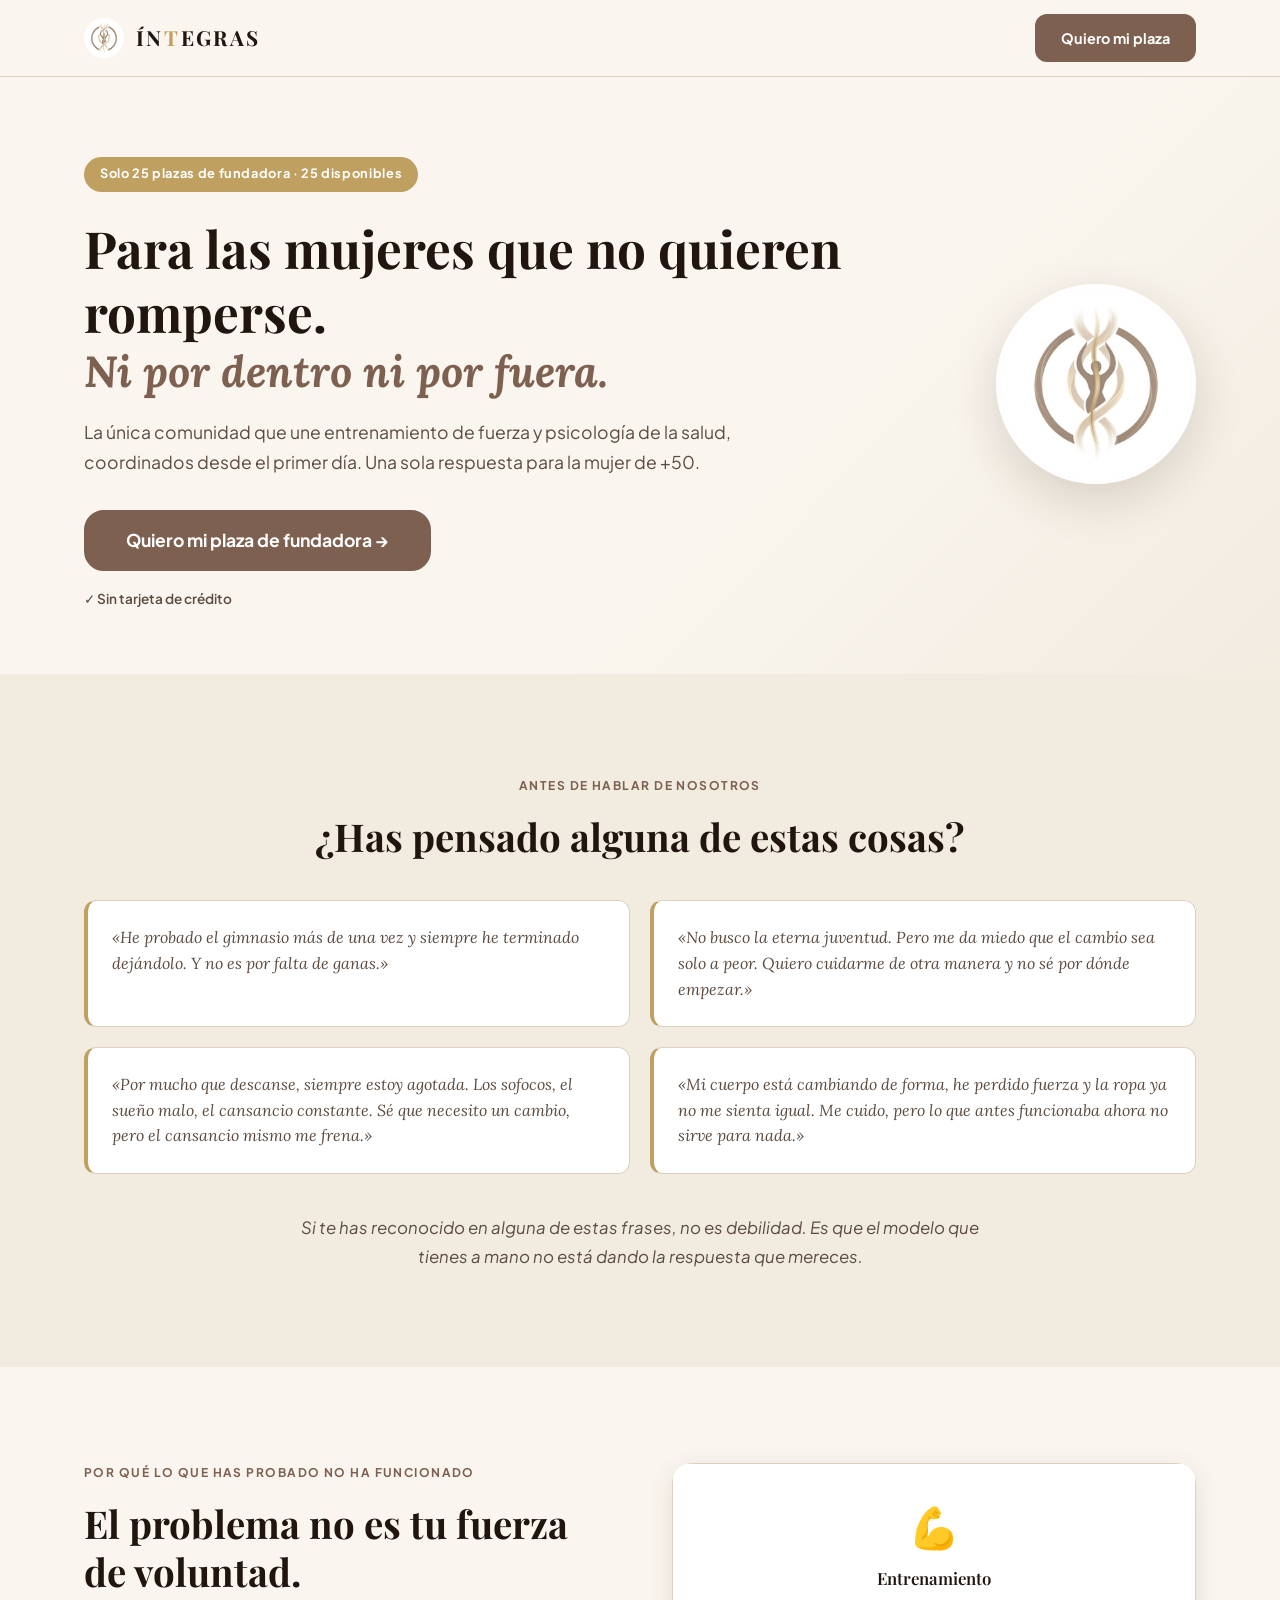
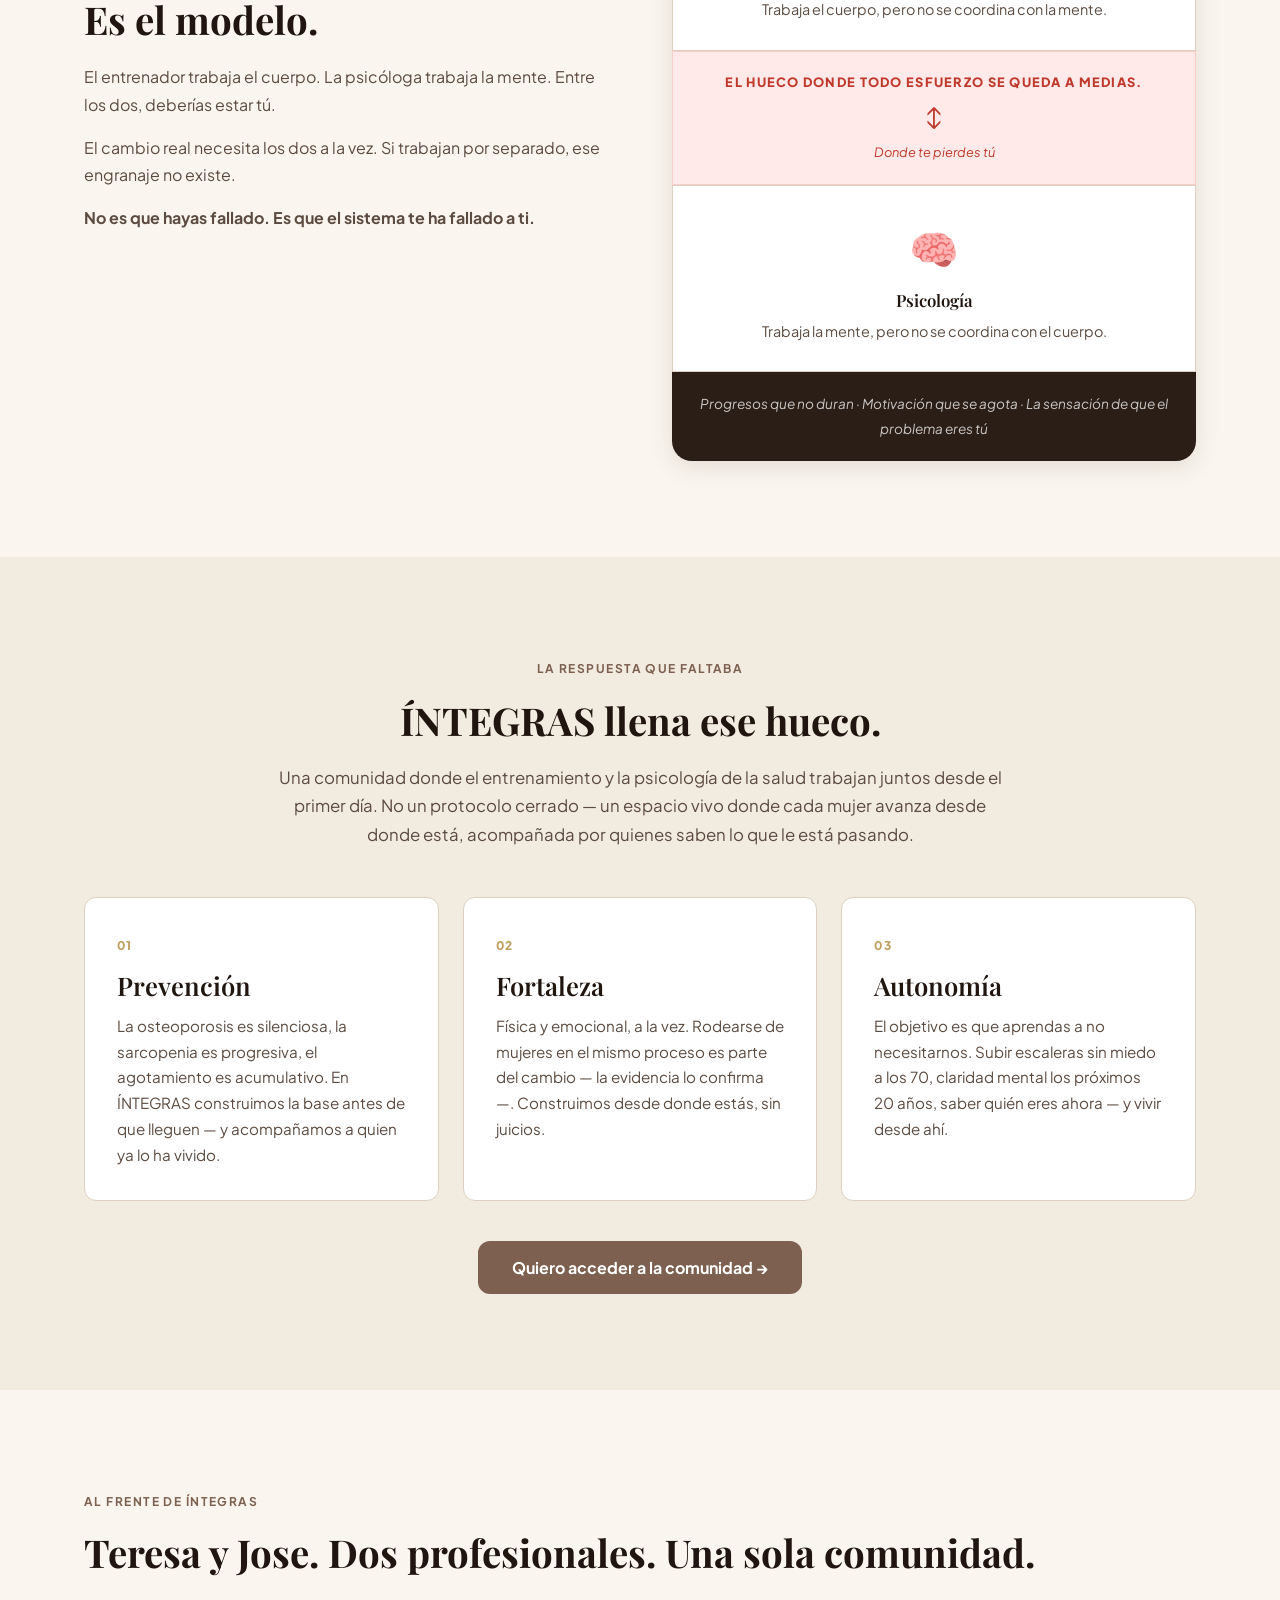
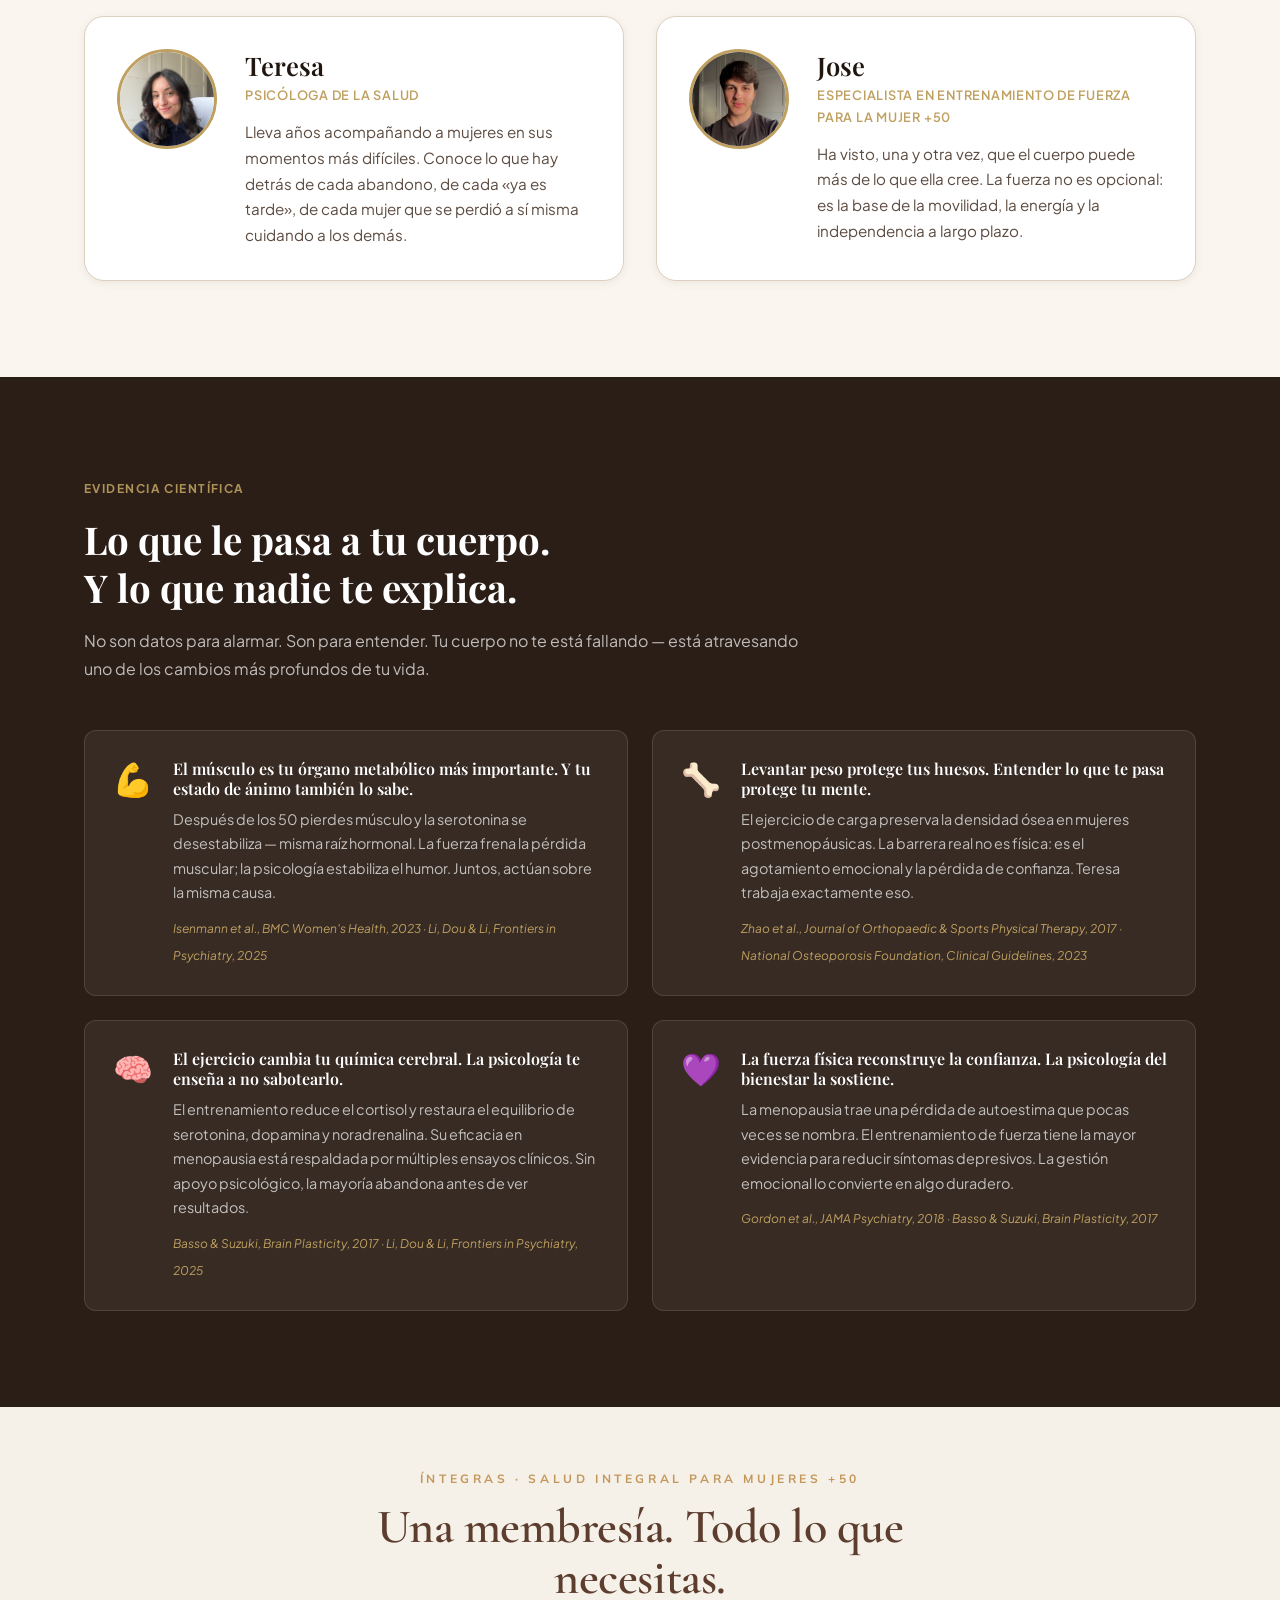
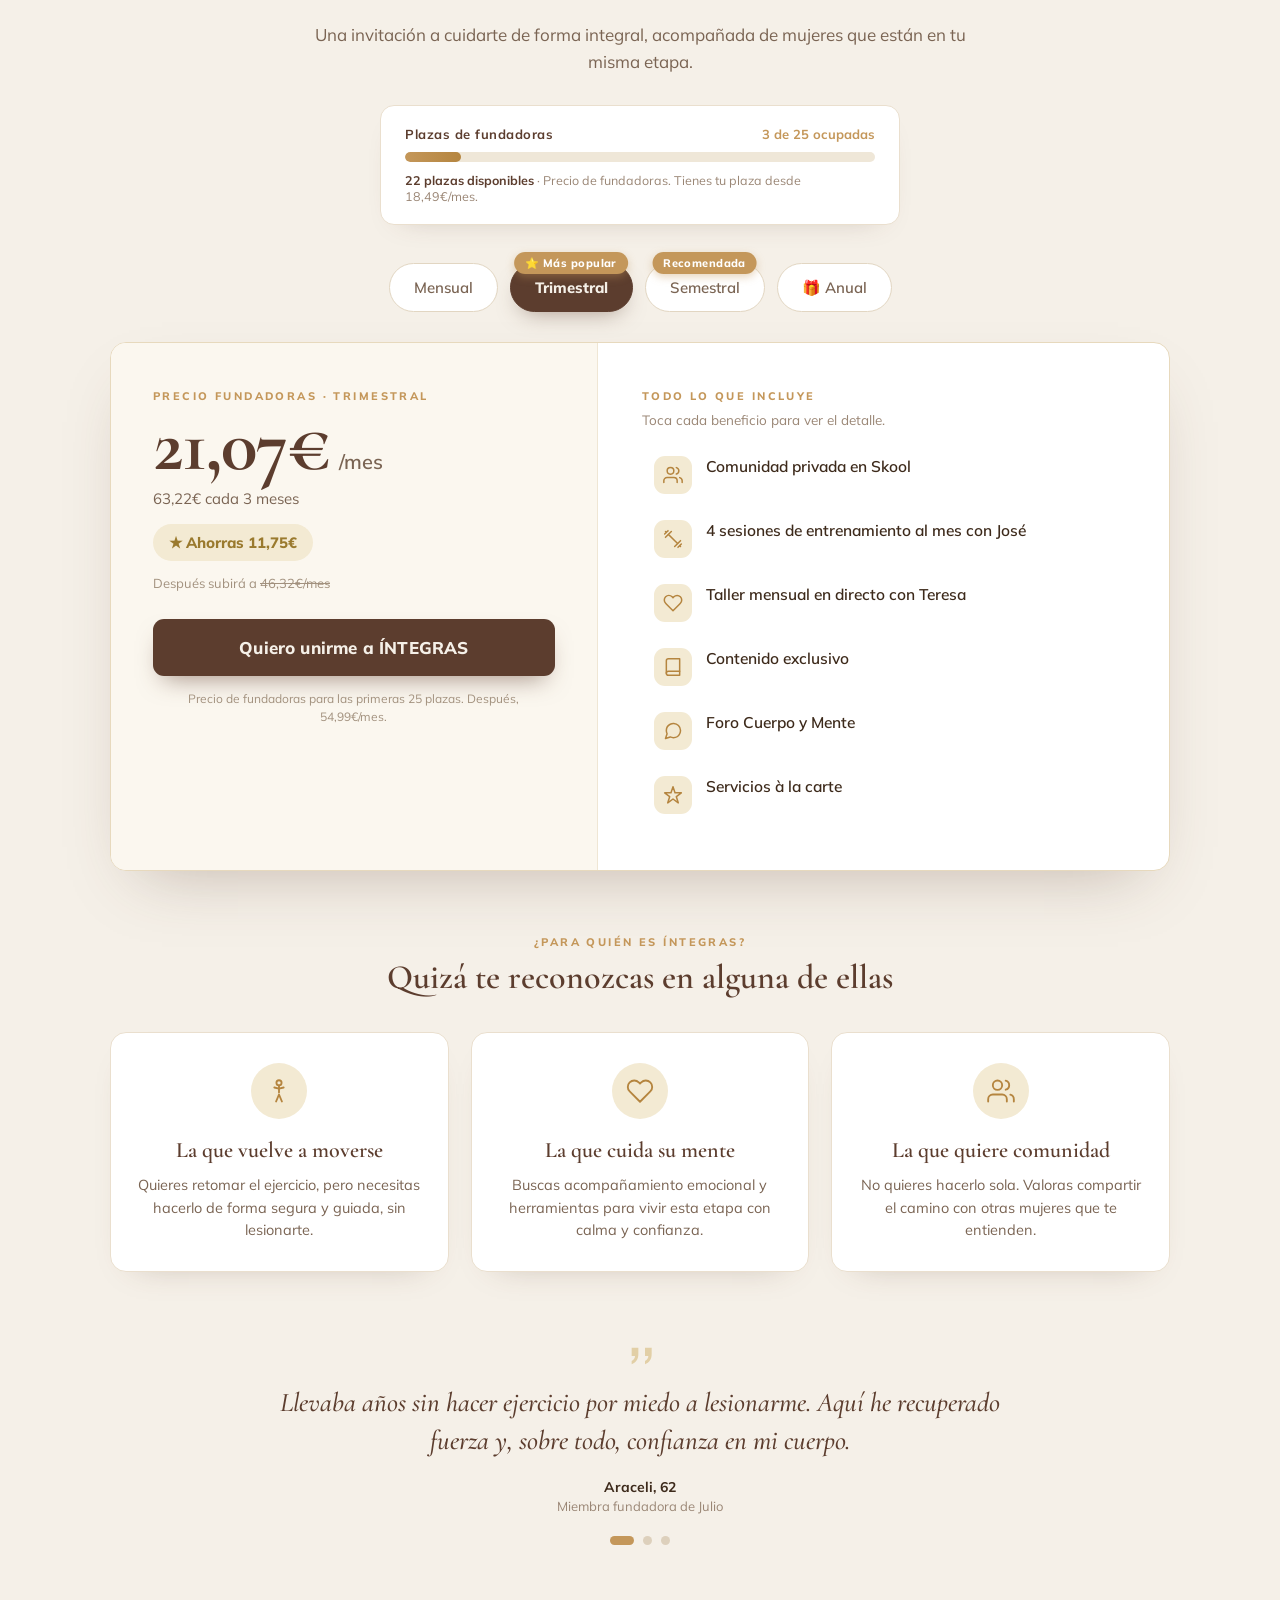
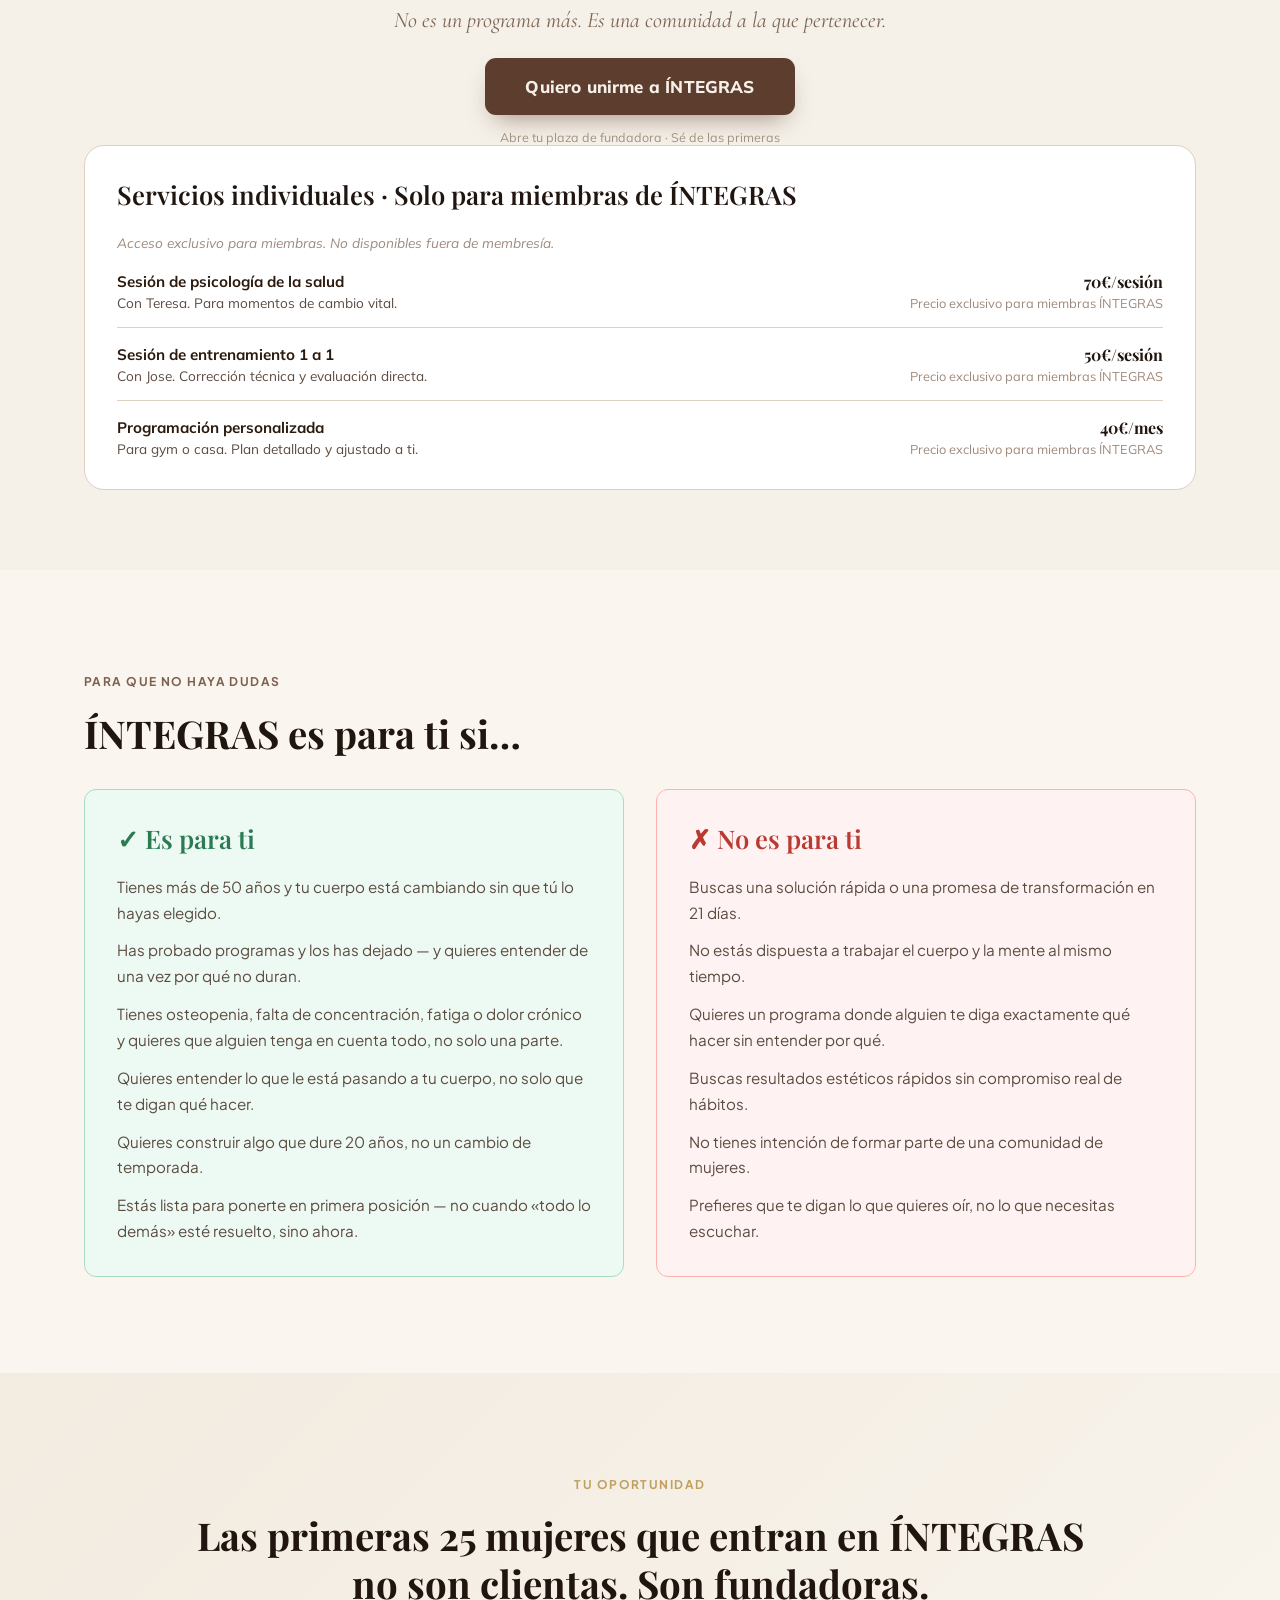
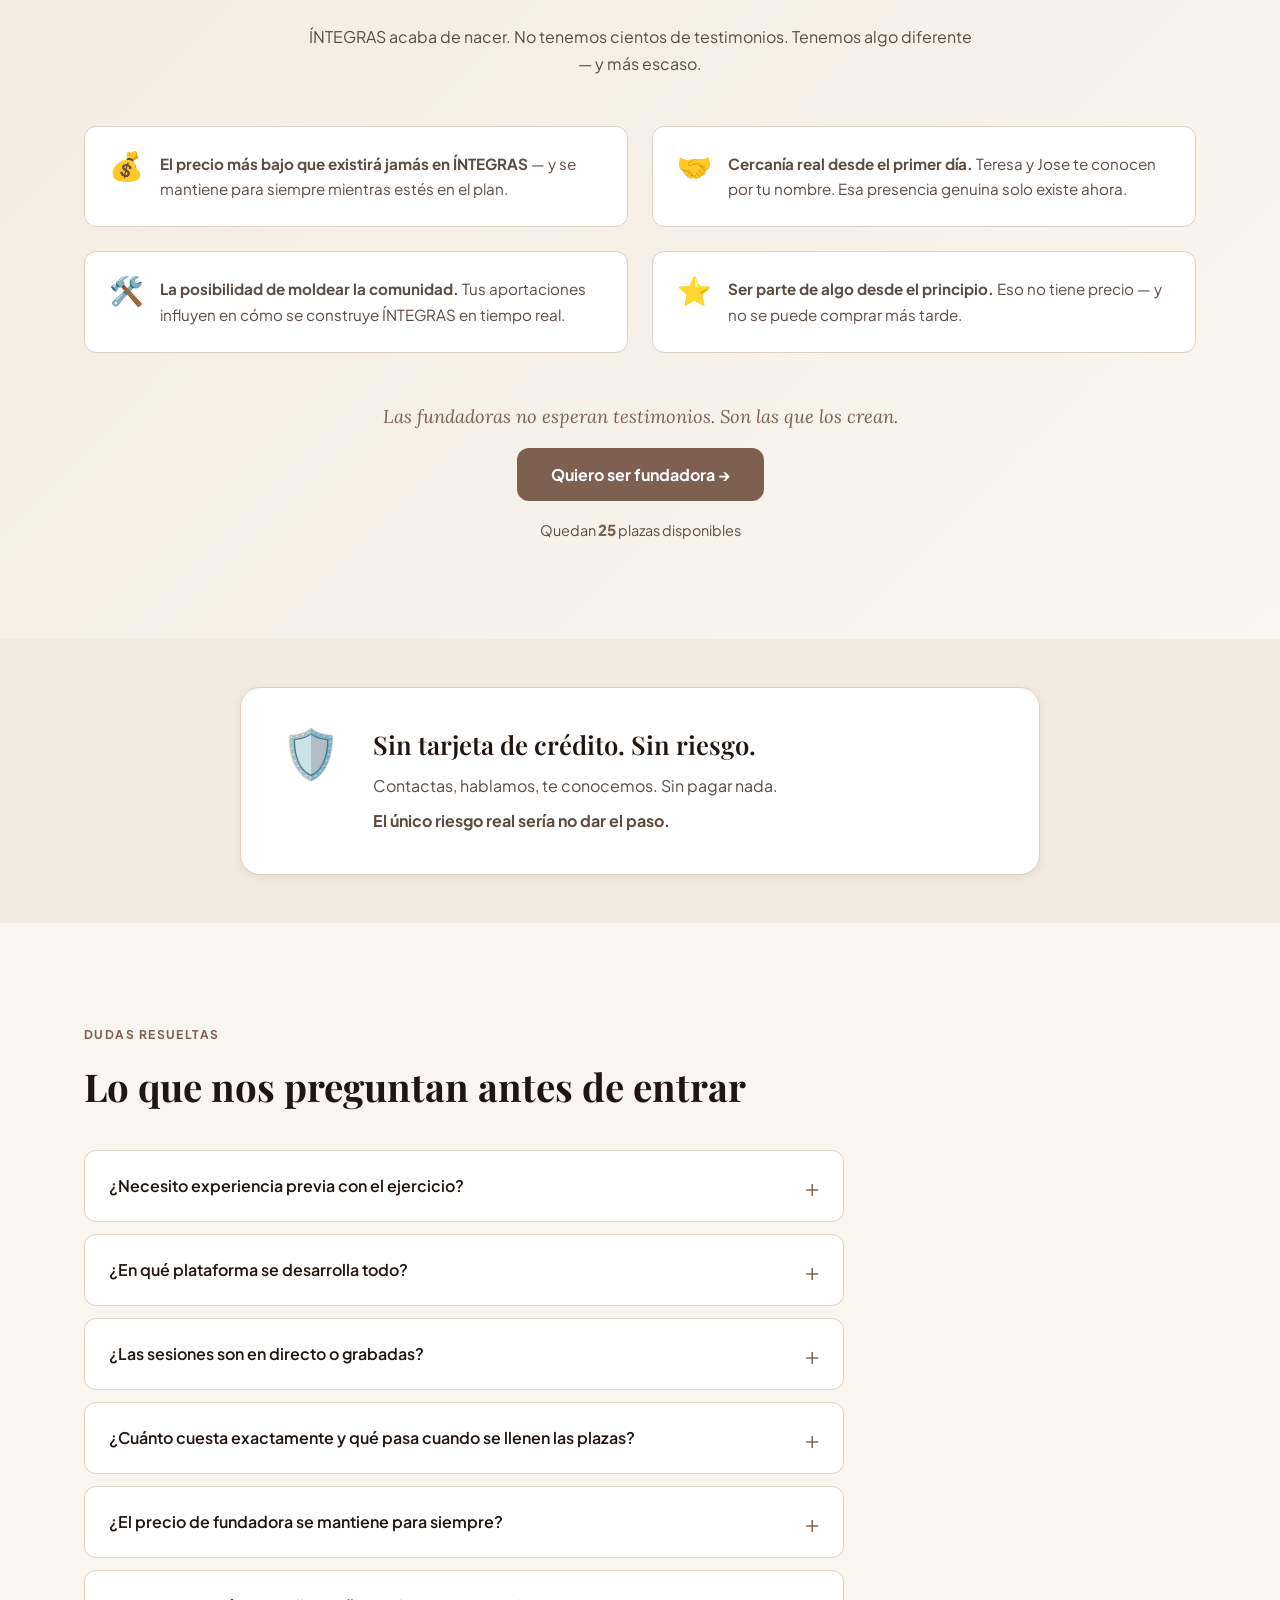
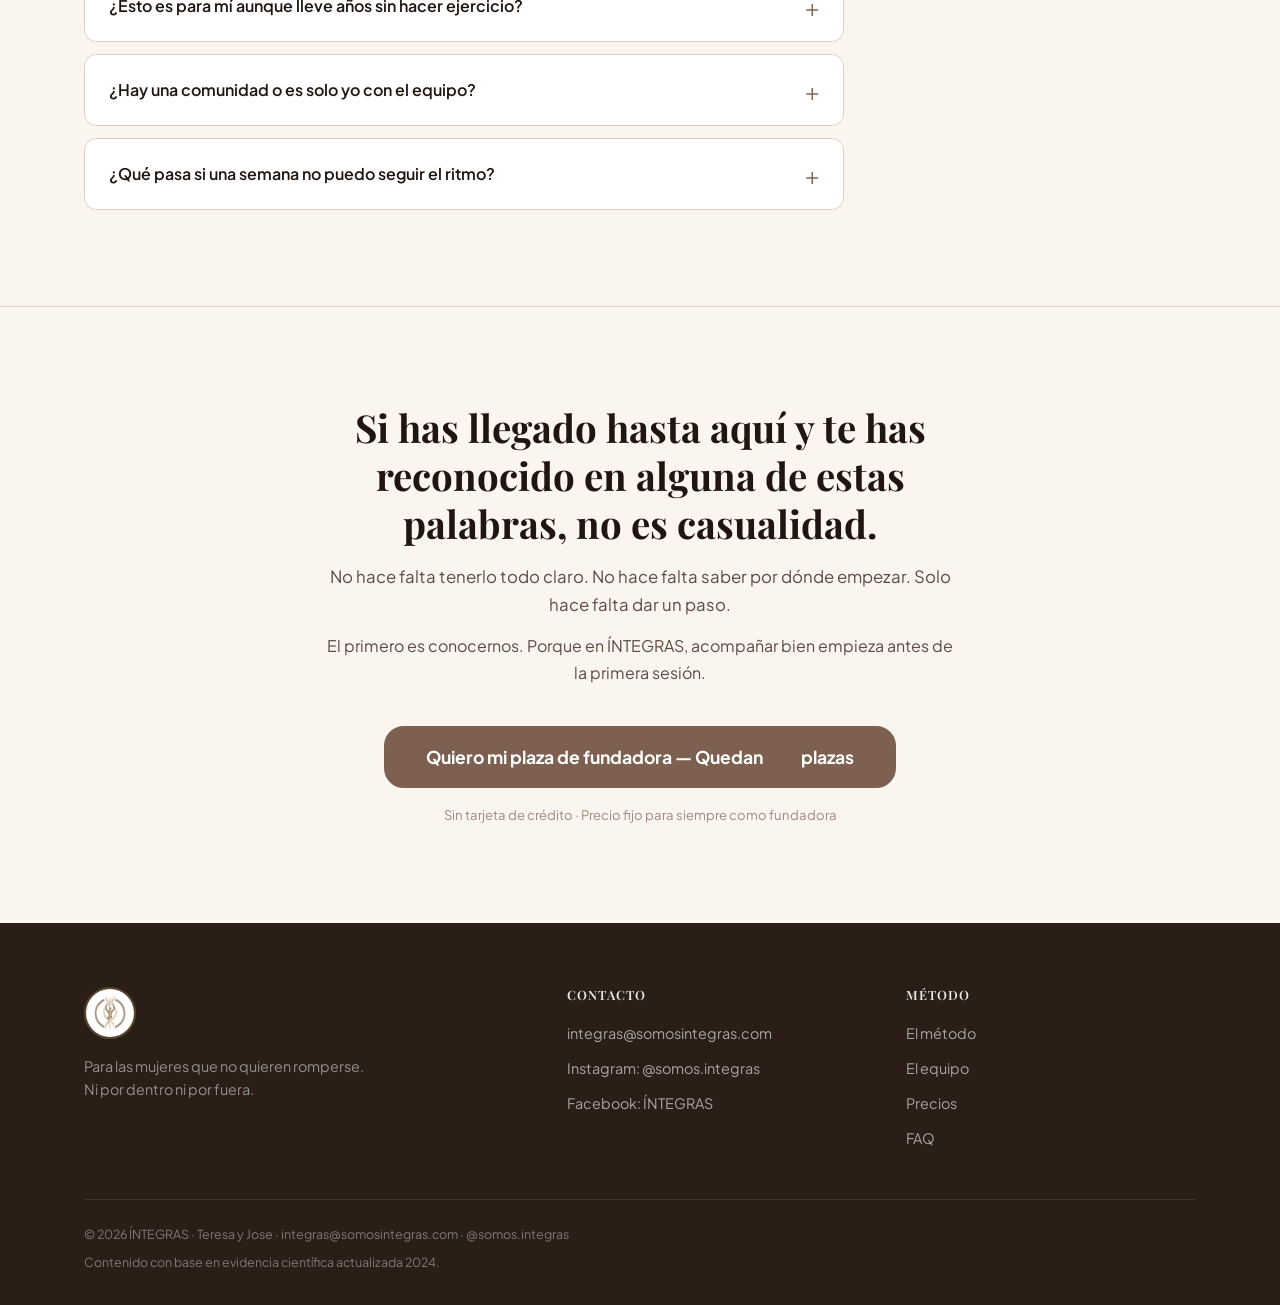
<file: index.html>
<!DOCTYPE html>
<html lang="es">
<head>
    <meta charset="UTF-8">
    <meta name="viewport" content="width=device-width, initial-scale=1.0">
    <title>ÍNTEGRAS — Para las mujeres que no quieren romperse</title>

    <meta name="description" content="Entrenamiento de fuerza y psicología de la salud, coordinados. El método para la mujer de +50 que ya ha decidido que es su momento.">
    <meta property="og:title" content="ÍNTEGRAS — Para las mujeres que no quieren romperse">
    <meta property="og:description" content="El primer método que une fuerza y mente, coordinados desde el primer día.">
    <meta property="og:image" content="./images/logo.jpg">
    <meta property="og:type" content="website">
    <meta name="twitter:card" content="summary_large_image">
    <meta name="theme-color" content="#FAF6EF">

    <link rel="icon" href="data:image/svg+xml,<svg xmlns=%22http://www.w3.org/2000/svg%22 viewBox=%220 0 100 100%22><text y=%22.9em%22 font-size=%2290%22>💪</text></svg>">
    <link rel="preconnect" href="https://fonts.googleapis.com">
    <link rel="preconnect" href="https://fonts.gstatic.com" crossorigin>
    <link href="https://fonts.googleapis.com/css2?family=Lora:ital,wght@0,400;0,600;1,400;1,600&family=Playfair+Display:ital,wght@0,700;1,700&family=Plus+Jakarta+Sans:wght@400;600;700;800&family=Cormorant+Garamond:wght@500;600;700&family=Mulish:wght@400;500;600;700;800&display=swap" rel="stylesheet">
    <link rel="preload" href="./css/styles.css" as="style">
    <link rel="stylesheet" href="./css/styles.css">
    <link rel="stylesheet" href="./css/membership.css">

    <!-- Optimizaciones móvil complementarias al stylesheet externo -->
    <style>
        /* Defensa global: evita overflow de palabras largas en español */
        p, li, h1, h2, h3, h4 { overflow-wrap: break-word; }

        @media (max-width: 576px) {
            /* Dato-card: apilar emoji sobre el texto para mejor escaneo vertical */
            .dato-card { flex-direction: column; }
            .dato-emoji { font-size: 1.5rem; margin-top: 0; }

            /* Texto sub del héroe: aumentar interlineado en pantalla estrecha */
            .hero-sub { line-height: 1.75; }

            /* Pill de urgencia: centrada y con salto de línea limpio */
            .urgency-pill { display: block; text-align: center; width: fit-content; margin-inline: auto; margin-bottom: 1.25rem; }

            /* Sección datos: sub-texto con mayor interlineado para no aglomerar */
            .datos-sub { line-height: 1.8; }

            /* Carta de servicios: ajustar nota */
            .carta-nota { font-size: .8rem; }
        }
    </style>
</head>
<body>

<!-- ============================================================
     HEADER — Logo + CTA única (Peep Laja: eliminar salidas)
     ============================================================ -->
<header class="header" id="top">
    <div class="container header-inner">
        <a href="#top" class="logo">
            <img src="./images/logo.jpg" alt="ÍNTEGRAS" class="logo-img" fetchpriority="high" decoding="sync">
            <span>ÍN<em>T</em>EGRAS</span>
        </a>
        <button class="btn-cta header-cta js-open-modal">Quiero mi plaza</button>
    </div>
</header>


<!-- ============================================================
     SECCIÓN 1 — HERO
     Wiebe: responde ¿qué es? ¿para quién? ¿qué hace por mí?
     Aagaard: CTA en primera persona + sub-copy que elimina ansiedad
     ============================================================ -->
<section class="hero" id="inicio">
    <div class="container hero-inner">
        <div class="hero-copy">
            <span class="urgency-pill">Solo 25 plazas de fundadora · <strong>25 disponibles</strong></span>

            <h1>
                Para las mujeres que no quieren romperse.<br>
                <span class="serif">Ni por dentro ni por fuera.</span>
            </h1>

            <p class="hero-sub">
                La única comunidad que une entrenamiento de fuerza y psicología de la salud, coordinados desde el primer día.
                Una sola respuesta para la mujer de +50.
            </p>

            <div class="hero-cta-group">
                <button class="btn-cta btn-lg js-open-modal">
                    Quiero mi plaza de fundadora →
                </button>
                <ul class="trust-bar">
                    <li>✓ Sin tarjeta de crédito</li>
                </ul>
            </div>
        </div>

        <div class="hero-visual">
            <img src="./images/logo.jpg" alt="ÍNTEGRAS" class="hero-logo-img" loading="lazy" decoding="async">
        </div>
    </div>
</section>


<!-- ============================================================
     SECCIÓN 2 — RECONOCIMIENTO (Voice of Customer — Wiebe)
     Usa sus propias palabras. Antes de hablar del producto.
     ============================================================ -->
<section class="reconocimiento anim" id="reconocimiento">
    <div class="container">
        <span class="section-label">Antes de hablar de nosotros</span>
        <h2>¿Has pensado alguna de estas cosas?</h2>

        <div class="voc-grid">
            <div class="voc-item anim delay-1">
                «He probado el gimnasio más de una vez y siempre he terminado dejándolo. Y no es por falta de ganas.»
            </div>
            <div class="voc-item anim delay-2">
                «No busco la eterna juventud. Pero me da miedo que el cambio sea solo a peor. Quiero cuidarme de otra manera y no sé por dónde empezar.»
            </div>
            <div class="voc-item anim delay-3">
                «Por mucho que descanse, siempre estoy agotada. Los sofocos, el sueño malo, el cansancio constante. Sé que necesito un cambio, pero el cansancio mismo me frena.»
            </div>
            <div class="voc-item anim delay-4">
                «Mi cuerpo está cambiando de forma, he perdido fuerza y la ropa ya no me sienta igual. Me cuido, pero lo que antes funcionaba ahora no sirve para nada.»
            </div>
        </div>

        <p class="voc-cierre anim">
            Si te has reconocido en alguna de estas frases, no es debilidad.
            Es que el modelo que tienes a mano no está dando la respuesta que mereces.
        </p>
    </div>
</section>


<!-- ============================================================
     SECCIÓN 3 — LA CAUSA RAÍZ (Schwartz: el mecanismo único)
     Por qué todo lo anterior falla. El hueco que ÍNTEGRAS llena.
     ============================================================ -->
<section class="causa anim" id="causa">
    <div class="container causa-inner">
        <div class="causa-copy">
            <span class="section-label">Por qué lo que has probado no ha funcionado</span>
            <h2>El problema no es tu fuerza de voluntad.<br>Es el modelo.</h2>
            <p>El entrenador trabaja el cuerpo. La psicóloga trabaja la mente. Entre los dos, deberías estar tú.</p>
            <p>El cambio real necesita los dos a la vez. Si trabajan por separado, ese engranaje no existe.</p>
            <p><strong>No es que hayas fallado. Es que el sistema te ha fallado a ti.</strong></p>
        </div>

        <div class="causa-diagram anim delay-2">
            <div class="diagrama-bloque bloque-a">
                <span>💪</span>
                <h4>Entrenamiento</h4>
                <p>Trabaja el cuerpo, pero no se coordina con la mente.</p>
            </div>
            <div class="diagrama-gap">
                <span class="gap-label">El hueco donde todo esfuerzo se queda a medias.</span>
                <span class="gap-icon">↕</span>
                <small>Donde te pierdes tú</small>
            </div>
            <div class="diagrama-bloque bloque-b">
                <span>🧠</span>
                <h4>Psicología</h4>
                <p>Trabaja la mente, pero no se coordina con el cuerpo.</p>
            </div>
            <div class="diagrama-resultado">
                Progresos que no duran · Motivación que se agota · La sensación de que el problema eres tú
            </div>
        </div>
    </div>
</section>


<!-- ============================================================
     SECCIÓN 4 — LA SOLUCIÓN (Big Idea — Schwartz)
     El mecanismo único. Cómo ÍNTEGRAS resuelve lo que falla.
     ============================================================ -->
<section class="solucion anim" id="metodo">
    <div class="container">
        <span class="section-label">La respuesta que faltaba</span>
        <h2>ÍNTEGRAS llena ese hueco.</h2>
        <p class="solucion-sub">
            Una comunidad donde el entrenamiento y la psicología de la salud trabajan juntos desde el primer día.
            No un protocolo cerrado — un espacio vivo donde cada mujer avanza desde donde está,
            acompañada por quienes saben lo que le está pasando.
        </p>

        <div class="pilares-grid">
            <div class="pilar-card anim delay-1">
                <span class="pilar-num">01</span>
                <h3>Prevención</h3>
                <p>La osteoporosis es silenciosa, la sarcopenia es progresiva, el agotamiento es acumulativo. En ÍNTEGRAS construimos la base antes de que lleguen — y acompañamos a quien ya lo ha vivido.</p>
            </div>
            <div class="pilar-card anim delay-2">
                <span class="pilar-num">02</span>
                <h3>Fortaleza</h3>
                <p>Física y emocional, a la vez. Rodearse de mujeres en el mismo proceso es parte del cambio — la evidencia lo confirma —. Construimos desde donde estás, sin juicios.</p>
            </div>
            <div class="pilar-card anim delay-3">
                <span class="pilar-num">03</span>
                <h3>Autonomía</h3>
                <p>El objetivo es que aprendas a no necesitarnos. Subir escaleras sin miedo a los 70, claridad mental los próximos 20 años, saber quién eres ahora — y vivir desde ahí.</p>
            </div>
        </div>

        <div class="solucion-cta">
            <button class="btn-cta js-open-modal">Quiero acceder a la comunidad →</button>
        </div>
    </div>
</section>


<!-- ============================================================
     SECCIÓN 5 — EL EQUIPO (Credibilidad — Peep Laja)
     Trust building. Personas reales, no perfiles corporativos.
     ============================================================ -->
<section class="equipo anim" id="equipo">
    <div class="container">
        <span class="section-label">Al frente de ÍNTEGRAS</span>
        <h2>Teresa y Jose. Dos profesionales. Una sola comunidad.</h2>

        <div class="equipo-grid">
            <div class="equipo-card anim delay-1">
                <div class="equipo-foto-wrap">
                    <img src="./images/teresa.jpg" alt="Teresa, psicóloga de la salud en ÍNTEGRAS" class="equipo-foto foto-teresa" loading="lazy" decoding="async">
                </div>
                <div class="equipo-info">
                    <h3>Teresa</h3>
                    <span class="equipo-rol">Psicóloga de la salud</span>
                    <p>Lleva años acompañando a mujeres en sus momentos más difíciles. Conoce lo que hay detrás de cada abandono, de cada «ya es tarde», de cada mujer que se perdió a sí misma cuidando a los demás.</p>
                </div>
            </div>

            <div class="equipo-card anim delay-2">
                <div class="equipo-foto-wrap">
                    <img src="./images/jose.jpg" alt="Jose, especialista en entrenamiento de fuerza para mujer +50" class="equipo-foto foto-jose" loading="lazy" decoding="async">
                </div>
                <div class="equipo-info">
                    <h3>Jose</h3>
                    <span class="equipo-rol">Especialista en entrenamiento de fuerza para la mujer +50</span>
                    <p>Ha visto, una y otra vez, que el cuerpo puede más de lo que ella cree. La fuerza no es opcional: es la base de la movilidad, la energía y la independencia a largo plazo.</p>
                </div>
            </div>
        </div>

    </div>
</section>


<!-- ============================================================
     SECCIÓN 6 — EVIDENCIA (Proof — Peep Laja)
     Datos reales que validan el problema. Sin alarmar. Para entender.
     ============================================================ -->
<section class="datos anim" id="datos">
    <div class="container">
        <span class="section-label">Evidencia científica</span>
        <h2>Lo que le pasa a tu cuerpo.<br>Y lo que nadie te explica.</h2>
        <p class="datos-sub">No son datos para alarmar. Son para entender. Tu cuerpo no te está fallando — está atravesando uno de los cambios más profundos de tu vida.</p>

        <div class="datos-grid">
            <div class="dato-card anim delay-1">
                <span class="dato-emoji">💪</span>
                <div>
                    <h3>El músculo es tu órgano metabólico más importante. Y tu estado de ánimo también lo sabe.</h3>
                    <p>Después de los 50 pierdes músculo y la serotonina se desestabiliza — misma raíz hormonal. La fuerza frena la pérdida muscular; la psicología estabiliza el humor. Juntos, actúan sobre la misma causa.</p>
                    <span class="dato-fuente">Isenmann et al., BMC Women's Health, 2023 · Li, Dou &amp; Li, Frontiers in Psychiatry, 2025</span>
                </div>
            </div>
            <div class="dato-card anim delay-2">
                <span class="dato-emoji">🦴</span>
                <div>
                    <h3>Levantar peso protege tus huesos. Entender lo que te pasa protege tu mente.</h3>
                    <p>El ejercicio de carga preserva la densidad ósea en mujeres postmenopáusicas. La barrera real no es física: es el agotamiento emocional y la pérdida de confianza. Teresa trabaja exactamente eso.</p>
                    <span class="dato-fuente">Zhao et al., Journal of Orthopaedic &amp; Sports Physical Therapy, 2017 · National Osteoporosis Foundation, Clinical Guidelines, 2023</span>
                </div>
            </div>
            <div class="dato-card anim delay-3">
                <span class="dato-emoji">🧠</span>
                <div>
                    <h3>El ejercicio cambia tu química cerebral. La psicología te enseña a no sabotearlo.</h3>
                    <p>El entrenamiento reduce el cortisol y restaura el equilibrio de serotonina, dopamina y noradrenalina. Su eficacia en menopausia está respaldada por múltiples ensayos clínicos. Sin apoyo psicológico, la mayoría abandona antes de ver resultados.</p>
                    <span class="dato-fuente">Basso &amp; Suzuki, Brain Plasticity, 2017 · Li, Dou &amp; Li, Frontiers in Psychiatry, 2025</span>
                </div>
            </div>
            <div class="dato-card anim delay-4">
                <span class="dato-emoji">💜</span>
                <div>
                    <h3>La fuerza física reconstruye la confianza. La psicología del bienestar la sostiene.</h3>
                    <p>La menopausia trae una pérdida de autoestima que pocas veces se nombra. El entrenamiento de fuerza tiene la mayor evidencia para reducir síntomas depresivos. La gestión emocional lo convierte en algo duradero.</p>
                    <span class="dato-fuente">Gordon et al., JAMA Psychiatry, 2018 · Basso &amp; Suzuki, Brain Plasticity, 2017</span>
                </div>
            </div>
        </div>
    </div>
</section>


<!-- ============================================================
     SECCIÓN 7 — LA MEMBRESÍA (Claude Design, bloque aislado integras-mem__)
     ============================================================ -->
<section class="integras-mem anim" id="tarifas">

  <!-- HEADER -->
  <header class="integras-mem__header">
    <span class="integras-mem__eyebrow">Íntegras · Salud integral para mujeres +50</span>
    <h2 class="integras-mem__display-title">Una membresía. Todo lo que necesitas.</h2>
    <p class="integras-mem__lead">Una invitación a cuidarte de forma integral, acompañada de mujeres que están en tu misma etapa.</p>
  </header>

  <!-- CONTADOR DE PLAZAS -->
  <div class="integras-mem__seats">
    <div class="integras-mem__seats-row">
      <span class="integras-mem__seats-label">Plazas de fundadoras</span>
      <span class="integras-mem__seats-count">3 de 25 ocupadas</span>
    </div>
    <div class="integras-mem__seats-track">
      <div class="integras-mem__seats-fill" style="width:12%"></div>
    </div>
    <p class="integras-mem__seats-note"><strong>22 plazas disponibles</strong> · Precio de fundadoras. Tienes tu plaza desde 18,49€/mes.</p>
  </div>

  <!-- SELECTOR DE PERIODICIDAD -->
  <div class="integras-mem__pills" role="tablist">
    <button class="integras-mem__pill" data-plan="0">
      <span>Mensual</span>
    </button>
    <button class="integras-mem__pill is-active" data-plan="1">
      <span class="integras-mem__pill-badge">⭐ Más popular</span>
      <span>Trimestral</span>
    </button>
    <button class="integras-mem__pill" data-plan="2">
      <span class="integras-mem__pill-badge">Recomendada</span>
      <span>Semestral</span>
    </button>
    <button class="integras-mem__pill" data-plan="3">
      <span>🎁 Anual</span>
    </button>
  </div>

  <!-- TARJETA PRINCIPAL -->
  <div class="integras-mem__card">

    <!-- Columna precio -->
    <div class="integras-mem__card-price">
      <span class="integras-mem__eyebrow integras-mem__eyebrow--gold">Precio fundadoras · <span data-mem-bind="label">Trimestral</span></span>

      <div class="integras-mem__price-anim">
        <div class="integras-mem__price">
          <span class="integras-mem__price-amount" data-mem-bind="price">21,07€</span>
          <span class="integras-mem__price-per">/mes</span>
        </div>

        <div class="integras-mem__price-total" data-mem-bind="total">63,22€ cada 3 meses</div>

        <div class="integras-mem__savings" data-mem-bind="savings">★ Ahorras 11,75€</div>

        <div class="integras-mem__price-special" data-mem-bind="special" hidden></div>
      </div>

      <div class="integras-mem__price-def">Después subirá a <span data-mem-bind="def" class="integras-mem__strike">46,32€/mes</span></div>

      <button class="integras-mem__cta js-open-modal" data-plan="integras">Quiero unirme a ÍNTEGRAS</button>

      <p class="integras-mem__fineprint">Precio de fundadoras para las primeras 25 plazas. Después, 54,99€/mes.</p>
    </div>

    <!-- Columna beneficios -->
    <div class="integras-mem__card-benefits">
      <span class="integras-mem__eyebrow integras-mem__eyebrow--gold">Todo lo que incluye</span>
      <p class="integras-mem__benefits-hint">Toca cada beneficio para ver el detalle.</p>

      <ul class="integras-mem__benefits">
        <li class="integras-mem__benefit">
          <span class="integras-mem__benefit-icon">
            <svg viewBox="0 0 24 24" fill="none" stroke="currentColor" stroke-width="1.8" stroke-linecap="round" stroke-linejoin="round"><path d="M17 21v-2a4 4 0 0 0-4-4H5a4 4 0 0 0-4 4v2"/><circle cx="9" cy="7" r="4"/><path d="M23 21v-2a4 4 0 0 0-3-3.87"/><path d="M16 3.13a4 4 0 0 1 0 7.75"/></svg>
          </span>
          <div class="integras-mem__benefit-body">
            <div class="integras-mem__benefit-title">Comunidad privada en Skool</div>
            <div class="integras-mem__benefit-desc">Un espacio cuidado y privado donde compartir avances, dudas y compañía cada día.</div>
          </div>
        </li>

        <li class="integras-mem__benefit">
          <span class="integras-mem__benefit-icon">
            <svg viewBox="0 0 24 24" fill="none" stroke="currentColor" stroke-width="1.8" stroke-linecap="round" stroke-linejoin="round"><path d="M6.5 6.5l11 11"/><path d="M21 21l-1-1"/><path d="M3 3l1 1"/><path d="M18 22l4-4"/><path d="M2 6l4-4"/><path d="M3 10l7-7"/><path d="M14 21l7-7"/></svg>
          </span>
          <div class="integras-mem__benefit-body">
            <div class="integras-mem__benefit-title">4 sesiones de entrenamiento al mes con José</div>
            <div class="integras-mem__benefit-desc">Rutinas en vídeo seguras y progresivas, pensadas para los requerimientos de la mujer +50.</div>
          </div>
        </li>

        <li class="integras-mem__benefit">
          <span class="integras-mem__benefit-icon">
            <svg viewBox="0 0 24 24" fill="none" stroke="currentColor" stroke-width="1.8" stroke-linecap="round" stroke-linejoin="round"><path d="M20.84 4.61a5.5 5.5 0 0 0-7.78 0L12 5.67l-1.06-1.06a5.5 5.5 0 0 0-7.78 7.78l1.06 1.06L12 21.23l7.78-7.78 1.06-1.06a5.5 5.5 0 0 0 0-7.78z"/></svg>
          </span>
          <div class="integras-mem__benefit-body">
            <div class="integras-mem__benefit-title">Taller mensual en directo con Teresa</div>
            <div class="integras-mem__benefit-desc">Bienestar emocional y herramientas para esta etapa. Siempre con grabación disponible.</div>
          </div>
        </li>

        <li class="integras-mem__benefit">
          <span class="integras-mem__benefit-icon">
            <svg viewBox="0 0 24 24" fill="none" stroke="currentColor" stroke-width="1.8" stroke-linecap="round" stroke-linejoin="round"><path d="M4 19.5A2.5 2.5 0 0 1 6.5 17H20"/><path d="M6.5 2H20v20H6.5A2.5 2.5 0 0 1 4 19.5v-15A2.5 2.5 0 0 1 6.5 2z"/></svg>
          </span>
          <div class="integras-mem__benefit-body">
            <div class="integras-mem__benefit-title">Contenido exclusivo</div>
            <div class="integras-mem__benefit-desc">Rutinas, recursos y lecturas especializadas que se amplían cada mes.</div>
          </div>
        </li>

        <li class="integras-mem__benefit">
          <span class="integras-mem__benefit-icon">
            <svg viewBox="0 0 24 24" fill="none" stroke="currentColor" stroke-width="1.8" stroke-linecap="round" stroke-linejoin="round"><path d="M21 11.5a8.38 8.38 0 0 1-.9 3.8 8.5 8.5 0 0 1-7.6 4.7 8.38 8.38 0 0 1-3.8-.9L3 21l1.9-5.7a8.38 8.38 0 0 1-.9-3.8 8.5 8.5 0 0 1 4.7-7.6 8.38 8.38 0 0 1 3.8-.9h.5a8.48 8.48 0 0 1 8 8v.5z"/></svg>
          </span>
          <div class="integras-mem__benefit-body">
            <div class="integras-mem__benefit-title">Foro Cuerpo y Mente</div>
            <div class="integras-mem__benefit-desc">Pregunta lo que necesites: Teresa y José responden personalmente.</div>
          </div>
        </li>

        <li class="integras-mem__benefit">
          <span class="integras-mem__benefit-icon">
            <svg viewBox="0 0 24 24" fill="none" stroke="currentColor" stroke-width="1.8" stroke-linecap="round" stroke-linejoin="round"><path d="M12 2l2.4 7.4H22l-6 4.6 2.3 7.4-6.3-4.6-6.3 4.6L8 14 2 9.4h7.6z"/></svg>
          </span>
          <div class="integras-mem__benefit-body">
            <div class="integras-mem__benefit-title">Servicios à la carte</div>
            <div class="integras-mem__benefit-desc">Consultas individuales y acompañamiento personalizado cuando lo desees.</div>
          </div>
        </li>
      </ul>
    </div>
  </div>

  <!-- ¿PARA QUIÉN ES? -->
  <div class="integras-mem__audience">
    <div class="integras-mem__audience-head">
      <span class="integras-mem__eyebrow integras-mem__eyebrow--gold">¿Para quién es ÍNTEGRAS?</span>
      <h3 class="integras-mem__section-title">Quizá te reconozcas en alguna de ellas</h3>
    </div>
    <div class="integras-mem__audience-grid">

      <div class="integras-mem__profile">
        <div class="integras-mem__profile-icon">
          <svg viewBox="0 0 24 24" fill="none" stroke="currentColor" stroke-width="1.6" stroke-linecap="round" stroke-linejoin="round"><circle cx="12" cy="5" r="2.2"/><path d="M12 7.2v6"/><path d="M8 9l4 1 4-1"/><path d="M9.5 21l2.5-6 2.5 6"/></svg>
        </div>
        <h4 class="integras-mem__profile-title">La que vuelve a moverse</h4>
        <p class="integras-mem__profile-text">Quieres retomar el ejercicio, pero necesitas hacerlo de forma segura y guiada, sin lesionarte.</p>
      </div>

      <div class="integras-mem__profile">
        <div class="integras-mem__profile-icon">
          <svg viewBox="0 0 24 24" fill="none" stroke="currentColor" stroke-width="1.6" stroke-linecap="round" stroke-linejoin="round"><path d="M20.84 4.61a5.5 5.5 0 0 0-7.78 0L12 5.67l-1.06-1.06a5.5 5.5 0 0 0-7.78 7.78l1.06 1.06L12 21.23l7.78-7.78 1.06-1.06a5.5 5.5 0 0 0 0-7.78z"/></svg>
        </div>
        <h4 class="integras-mem__profile-title">La que cuida su mente</h4>
        <p class="integras-mem__profile-text">Buscas acompañamiento emocional y herramientas para vivir esta etapa con calma y confianza.</p>
      </div>

      <div class="integras-mem__profile">
        <div class="integras-mem__profile-icon">
          <svg viewBox="0 0 24 24" fill="none" stroke="currentColor" stroke-width="1.6" stroke-linecap="round" stroke-linejoin="round"><path d="M17 21v-2a4 4 0 0 0-4-4H5a4 4 0 0 0-4 4v2"/><circle cx="9" cy="7" r="4"/><path d="M23 21v-2a4 4 0 0 0-3-3.87"/><path d="M16 3.13a4 4 0 0 1 0 7.75"/></svg>
        </div>
        <h4 class="integras-mem__profile-title">La que quiere comunidad</h4>
        <p class="integras-mem__profile-text">No quieres hacerlo sola. Valoras compartir el camino con otras mujeres que te entienden.</p>
      </div>

    </div>
  </div>

  <!-- TESTIMONIAL ROTATIVO -->
  <div class="integras-mem__testimonial">
    <svg class="integras-mem__testimonial-quote" viewBox="0 0 24 24" fill="#E2CFA6"><path d="M7 7h4v4c0 3-1.5 5-4 6v-2c1.3-.7 2-1.8 2-3H7V7zm8 0h4v4c0 3-1.5 5-4 6v-2c1.3-.7 2-1.8 2-3h-2V7z"/></svg>
    <blockquote class="integras-mem__testimonial-body">
      <p class="integras-mem__testimonial-text" data-mem-bind="tQuote">Llevaba años sin hacer ejercicio por miedo a lesionarme. Aquí he recuperado fuerza y, sobre todo, confianza en mi cuerpo.</p>
      <div class="integras-mem__testimonial-name" data-mem-bind="tName">Araceli, 62</div>
      <div class="integras-mem__testimonial-detail" data-mem-bind="tDetail">Miembra fundadora de Julio</div>
    </blockquote>
    <div class="integras-mem__dots">
      <button class="integras-mem__dot is-active" data-quote="0"></button>
      <button class="integras-mem__dot" data-quote="1"></button>
      <button class="integras-mem__dot" data-quote="2"></button>
    </div>
  </div>

  <!-- CIERRE -->
  <div class="integras-mem__closing">
    <p class="integras-mem__closing-line">No es un programa más. Es una comunidad a la que pertenecer.</p>
    <button class="integras-mem__cta integras-mem__cta--inline js-open-modal" data-plan="integras">Quiero unirme a ÍNTEGRAS</button>
    <p class="integras-mem__closing-note">Abre tu plaza de fundadora · Sé de las primeras</p>
  </div>

  <!-- Servicios a la carta -->
  <div class="container">
    <div class="carta-wrap anim">
      <h3>Servicios individuales · Solo para miembras de ÍNTEGRAS</h3>
      <p class="carta-nota">Acceso exclusivo para miembras. No disponibles fuera de membresía.</p>
      <div class="carta-grid">
        <div class="carta-item">
          <div>
            <strong>Sesión de psicología de la salud</strong>
            <p>Con Teresa. Para momentos de cambio vital.</p>
          </div>
          <div class="carta-precios">
            <span class="carta-precio">70€/sesión</span>
            <span class="carta-desc-miembra">Precio exclusivo para miembras ÍNTEGRAS</span>
          </div>
        </div>
        <div class="carta-item">
          <div>
            <strong>Sesión de entrenamiento 1 a 1</strong>
            <p>Con Jose. Corrección técnica y evaluación directa.</p>
          </div>
          <div class="carta-precios">
            <span class="carta-precio">50€/sesión</span>
            <span class="carta-desc-miembra">Precio exclusivo para miembras ÍNTEGRAS</span>
          </div>
        </div>
        <div class="carta-item">
          <div>
            <strong>Programación personalizada</strong>
            <p>Para gym o casa. Plan detallado y ajustado a ti.</p>
          </div>
          <div class="carta-precios">
            <span class="carta-precio">40€/mes</span>
            <span class="carta-desc-miembra">Precio exclusivo para miembras ÍNTEGRAS</span>
          </div>
        </div>
      </div>
    </div>
  </div>

</section>


<!-- ============================================================
     SECCIÓN 8 — PARA QUIÉN / NO PARA QUIÉN (Hormozi)
     Qualifica al lead. Aumenta deseo en los correctos.
     ============================================================ -->
<section class="para-quien anim" id="para-quien">
    <div class="container">
        <span class="section-label">Para que no haya dudas</span>
        <h2>ÍNTEGRAS es para ti si…</h2>

        <div class="pq-grid">
            <div class="pq-col es-para anim delay-1">
                <h3>✓ Es para ti</h3>
                <ul>
                    <li>Tienes más de 50 años y tu cuerpo está cambiando sin que tú lo hayas elegido.</li>
                    <li>Has probado programas y los has dejado — y quieres entender de una vez por qué no duran.</li>
                    <li>Tienes osteopenia, falta de concentración, fatiga o dolor crónico y quieres que alguien tenga en cuenta todo, no solo una parte.</li>
                    <li>Quieres entender lo que le está pasando a tu cuerpo, no solo que te digan qué hacer.</li>
                    <li>Quieres construir algo que dure 20 años, no un cambio de temporada.</li>
                    <li>Estás lista para ponerte en primera posición — no cuando «todo lo demás» esté resuelto, sino ahora.</li>
                </ul>
            </div>
            <div class="pq-col no-para anim delay-2">
                <h3>✗ No es para ti</h3>
                <ul>
                    <li>Buscas una solución rápida o una promesa de transformación en 21 días.</li>
                    <li>No estás dispuesta a trabajar el cuerpo y la mente al mismo tiempo.</li>
                    <li>Quieres un programa donde alguien te diga exactamente qué hacer sin entender por qué.</li>
                    <li>Buscas resultados estéticos rápidos sin compromiso real de hábitos.</li>
                    <li>No tienes intención de formar parte de una comunidad de mujeres.</li>
                    <li>Prefieres que te digan lo que quieres oír, no lo que necesitas escuchar.</li>
                </ul>
            </div>
        </div>
    </div>
</section>


<!-- ============================================================
     SECCIÓN 9 — FUNDADORAS (Brunson: urgencia honesta)
     El valor único del momento de lanzamiento.
     ============================================================ -->
<section class="fundadoras anim" id="fundadoras">
    <div class="container">
        <span class="section-label badge-gold-label">Tu oportunidad</span>
        <h2>Las primeras 25 mujeres que entran en ÍNTEGRAS<br>no son clientas. Son fundadoras.</h2>
        <p class="fundadoras-sub">ÍNTEGRAS acaba de nacer. No tenemos cientos de testimonios. Tenemos algo diferente — y más escaso.</p>

        <div class="fi-grid">
            <div class="fi-item anim delay-1">
                <span class="fi-icon">💰</span>
                <p><strong>El precio más bajo que existirá jamás en ÍNTEGRAS</strong> — y se mantiene para siempre mientras estés en el plan.</p>
            </div>
            <div class="fi-item anim delay-2">
                <span class="fi-icon">🤝</span>
                <p><strong>Cercanía real desde el primer día.</strong> Teresa y Jose te conocen por tu nombre. Esa presencia genuina solo existe ahora.</p>
            </div>
            <div class="fi-item anim delay-3">
                <span class="fi-icon">🛠️</span>
                <p><strong>La posibilidad de moldear la comunidad.</strong> Tus aportaciones influyen en cómo se construye ÍNTEGRAS en tiempo real.</p>
            </div>
            <div class="fi-item anim delay-4">
                <span class="fi-icon">⭐</span>
                <p><strong>Ser parte de algo desde el principio.</strong> Eso no tiene precio — y no se puede comprar más tarde.</p>
            </div>
        </div>

        <div class="fi-cierre anim">
            <p class="fi-frase">Las fundadoras no esperan testimonios. Son las que los crean.</p>
            <button class="btn-cta js-open-modal">Quiero ser fundadora →</button>
            <p class="plazas-aviso">Quedan <span class="plazas-num">25</span> plazas disponibles</p>
        </div>
    </div>
</section>


<!-- ============================================================
     SECCIÓN 10 — ELIMINACIÓN DE RIESGO (Aagaard + Hormozi)
     El miedo al compromiso es el freno nº1. Elimínalo aquí.
     ============================================================ -->
<section class="garantia anim">
    <div class="container garantia-inner">
        <div class="garantia-icon">🛡️</div>
        <div>
            <h3>Sin tarjeta de crédito. Sin riesgo.</h3>
            <p>Contactas, hablamos, te conocemos. Sin pagar nada.</p>
            <p><strong>El único riesgo real sería no dar el paso.</strong></p>
        </div>
    </div>
</section>


<!-- ============================================================
     SECCIÓN 11 — FAQ (Objeciones — Aagaard)
     Cada pregunta es una objeción disfrazada. Respóndela antes.
     ============================================================ -->
<section class="faq anim" id="faq">
    <div class="container">
        <span class="section-label">Dudas resueltas</span>
        <h2>Lo que nos preguntan antes de entrar</h2>

        <div class="faq-lista">
            <div class="faq-item">
                <button class="faq-preg">
                    <span>¿Necesito experiencia previa con el ejercicio?</span>
                    <span class="faq-icono">+</span>
                </button>
                <div class="faq-resp"><div class="faq-resp-inner">
                    No. Los entrenamientos de Jose se adaptan a cada mujer desde donde está. Empezamos desde cero, con total seguridad y progresión.
                </div></div>
            </div>
            <div class="faq-item">
                <button class="faq-preg">
                    <span>¿En qué plataforma se desarrolla todo?</span>
                    <span class="faq-icono">+</span>
                </button>
                <div class="faq-resp"><div class="faq-resp-inner">
                    En Skool — plataforma sencilla que integra el aula, el foro de comunidad y el calendario de directos. Todo en un solo lugar, sin complicaciones técnicas.
                </div></div>
            </div>
            <div class="faq-item">
                <button class="faq-preg">
                    <span>¿Las sesiones son en directo o grabadas?</span>
                    <span class="faq-icono">+</span>
                </button>
                <div class="faq-resp"><div class="faq-resp-inner">
                    Los entrenamientos con Jose son en vídeo, cada lunes, no en directo. Los talleres mensuales con Teresa sí son en directo, salvo algún cambio puntual.
                </div></div>
            </div>
            <div class="faq-item">
                <button class="faq-preg">
                    <span>¿Cuánto cuesta exactamente y qué pasa cuando se llenen las plazas?</span>
                    <span class="faq-icono">+</span>
                </button>
                <div class="faq-resp"><div class="faq-resp-inner">
                    La membresía ÍNTEGRAS tiene un precio de fundadoras de 24,99 €/mes para las primeras 25 plazas. Una vez cubiertas esas plazas, el precio sube a 54,99 €/mes. Las fundadoras conservan su precio bloqueado para siempre mientras permanezcan activas.
                </div></div>
            </div>
            <div class="faq-item">
                <button class="faq-preg">
                    <span>¿El precio de fundadora se mantiene para siempre?</span>
                    <span class="faq-icono">+</span>
                </button>
                <div class="faq-resp"><div class="faq-resp-inner">
                    Sí. El precio de 24,99 €/mes queda congelado para las primeras 25 fundadoras mientras permanezcan activas en la membresía. No importa cuánto suba el precio después: el tuyo no cambia.
                </div></div>
            </div>
            <div class="faq-item">
                <button class="faq-preg">
                    <span>¿Esto es para mí aunque lleve años sin hacer ejercicio?</span>
                    <span class="faq-icono">+</span>
                </button>
                <div class="faq-resp"><div class="faq-resp-inner">
                    Especialmente para ti. La mayoría de mujeres que llegan a ÍNTEGRAS llevan tiempo paradas o han probado cosas que no funcionaron. Jose empieza desde donde estás — sin juicios, sin comparaciones, con total seguridad.
                </div></div>
            </div>
            <div class="faq-item">
                <button class="faq-preg">
                    <span>¿Hay una comunidad o es solo yo con el equipo?</span>
                    <span class="faq-icono">+</span>
                </button>
                <div class="faq-resp"><div class="faq-resp-inner">
                    Una comunidad entera de mujeres en tu misma etapa. El apoyo mutuo es uno de los valores más destacados por quienes ya están. No estás sola.
                </div></div>
            </div>
            <div class="faq-item">
                <button class="faq-preg">
                    <span>¿Qué pasa si una semana no puedo seguir el ritmo?</span>
                    <span class="faq-icono">+</span>
                </button>
                <div class="faq-resp"><div class="faq-resp-inner">
                    ÍNTEGRAS está diseñado para la vida real. Teresa trabaja ese momento contigo — la gestión del tiempo, la autocompasión, el regreso sin culpa. El método se adapta a ti, no al revés.
                </div></div>
            </div>
        </div>
    </div>
</section>


<!-- ============================================================
     SECCIÓN 12 — CTA FINAL (Close — Brunson)
     Resumen. Urgencia honesta. Una sola acción.
     ============================================================ -->
<section class="cta-final anim" id="cta-final">
    <div class="container ctaf-inner">
        <h2>Si has llegado hasta aquí y te has reconocido en alguna de estas palabras, no es casualidad.</h2>
        <p class="ctaf-sub">No hace falta tenerlo todo claro. No hace falta saber por dónde empezar. Solo hace falta dar un paso.</p>
        <p class="ctaf-text">El primero es conocernos. Porque en ÍNTEGRAS, acompañar bien empieza antes de la primera sesión.</p>
        <button class="btn-cta btn-lg js-open-modal js-cta-glow">
            Quiero mi plaza de fundadora — Quedan <span class="plazas-num">25</span> plazas
        </button>
        <p class="ctaf-trust">Sin tarjeta de crédito · Precio fijo para siempre como fundadora</p>
    </div>
</section>


<!-- ============================================================
     FOOTER
     ============================================================ -->
<footer class="footer">
    <div class="container">
        <div class="footer-grid">
            <div class="footer-brand">
                <img src="./images/logo.jpg" alt="ÍNTEGRAS" class="footer-logo" loading="lazy" decoding="async">
                <p class="footer-tagline">Para las mujeres que no quieren romperse.<br>Ni por dentro ni por fuera.</p>
            </div>
            <div>
                <h4>Contacto</h4>
                <ul>
                    <li><a href="mailto:integras@somosintegras.com">integras@somosintegras.com</a></li>
                    <li><a href="https://instagram.com/somos.integras" target="_blank" rel="noopener">Instagram: @somos.integras</a></li>
                    <li><a href="https://www.facebook.com/profile.php?id=61589442186982" target="_blank" rel="noopener">Facebook: ÍNTEGRAS</a></li>
                </ul>
            </div>
            <div>
                <h4>Método</h4>
                <ul>
                    <li><a href="#metodo">El método</a></li>
                    <li><a href="#equipo">El equipo</a></li>
                    <li><a href="#tarifas">Precios</a></li>
                    <li><a href="#faq">FAQ</a></li>
                </ul>
            </div>
        </div>
        <div class="footer-bottom">
            <p>© 2026 ÍNTEGRAS · Teresa y Jose · integras@somosintegras.com · @somos.integras</p>
            <p>Contenido con base en evidencia científica actualizada 2024.</p>
        </div>
    </div>
</footer>


<!-- ============================================================
     MODAL — Da el primer paso (mismos campos que el formulario)
     ============================================================ -->
<div class="modal-overlay" id="modal" aria-hidden="true">
    <div class="modal-box" role="dialog" aria-modal="true">
        <button class="modal-close" id="modal-close" aria-label="Cerrar">×</button>

        <div id="modal-form-wrap">
            <div class="modal-head">
                <img src="./images/logo.jpg" alt="ÍNTEGRAS" class="modal-logo" loading="lazy" decoding="async">
                <h3>Da el primer paso.<br><span class="accent">Sin compromisos.</span></h3>
                <p>Cuéntanos un poco sobre ti para que Teresa y Jose lleguen preparados.</p>
            </div>

            <form id="modal-form">
                <div class="form-group">
                    <label for="m-name">¿Cómo te llamas? *</label>
                    <input type="text" id="m-name" placeholder="Tu nombre de pila" required>
                </div>
                <div class="form-group">
                    <label for="m-email">¿Cuál es tu correo electrónico? *</label>
                    <input type="email" id="m-email" placeholder="maria@ejemplo.com" required>
                </div>
                <div class="form-group">
                    <label for="m-reason">¿Cuál es el principal motivo por el que contactas? *</label>
                    <textarea id="m-reason" rows="3" placeholder="Cuéntanos brevemente..." required></textarea>
                </div>
                <div class="form-group">
                    <label>¿Tienes alguna duda antes de unirte? <span class="optional">(Opcional)</span></label>
                    <div class="plan-radio-group">
                        <label class="plan-radio-option" id="radio-integras">
                            <input type="radio" name="m-plan" value="integras">
                            <span class="plan-radio-label">
                                <strong>ÍNTEGRAS</strong>
                                <em>24,99€/mes · Fundadoras</em>
                            </span>
                        </label>
                        <label class="plan-radio-option" id="radio-nosé">
                            <input type="radio" name="m-plan" value="" checked>
                            <span class="plan-radio-label">
                                <strong>Quiero informarme primero</strong>
                            </span>
                        </label>
                    </div>
                </div>
                <div class="form-group">
                    <label for="m-medical">¿Tienes algún diagnóstico, medicación o limitación física? <span class="optional">(Opcional)</span></label>
                    <textarea id="m-medical" rows="2" placeholder="Ej. Osteopenia, dolor lumbar..."></textarea>
                </div>
                <button type="submit" class="btn-cta btn-full">Quiero mi plaza de fundadora →</button>
                <p class="form-disclaim">Sin tarjeta de crédito · Respuesta en menos de 24 horas</p>
            </form>
        </div>

        <div id="modal-success" class="form-success" style="display:none;">
            <span class="success-ico">✨</span>
            <h3>¡Plaza reservada!</h3>
            <p>Has dado el primer paso para priorizarte.<br><br>
            <strong>Teresa o Jose te escribirán en las próximas 24 horas</strong> para darte la bienvenida y coordinar vuestra primera conversación.</p>
            <button class="btn-cta btn-outline" id="modal-back" style="margin-top:1.5rem;width:100%">Volver a la página</button>
        </div>
    </div>
</div>


<script src="./js/script.js"></script>
<script src="./js/membership.js"></script>
</body>
</html>
</file>
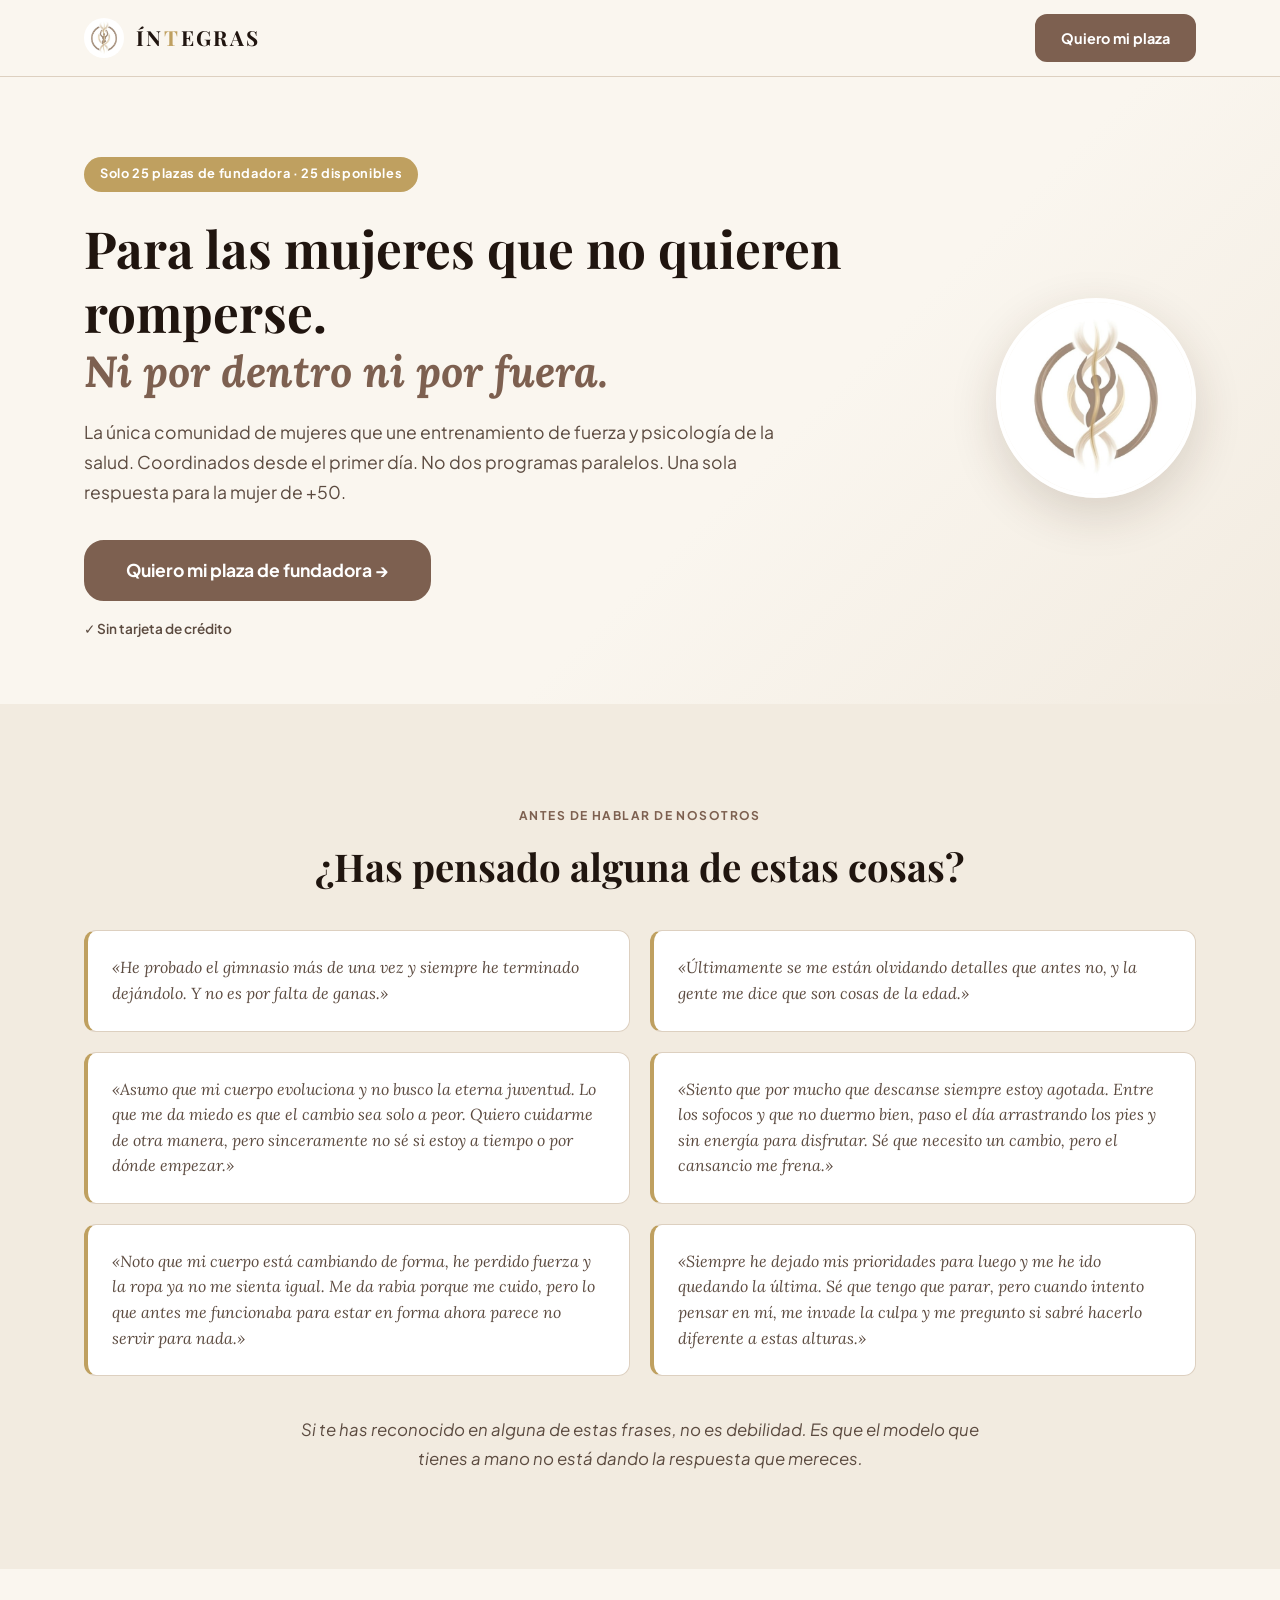
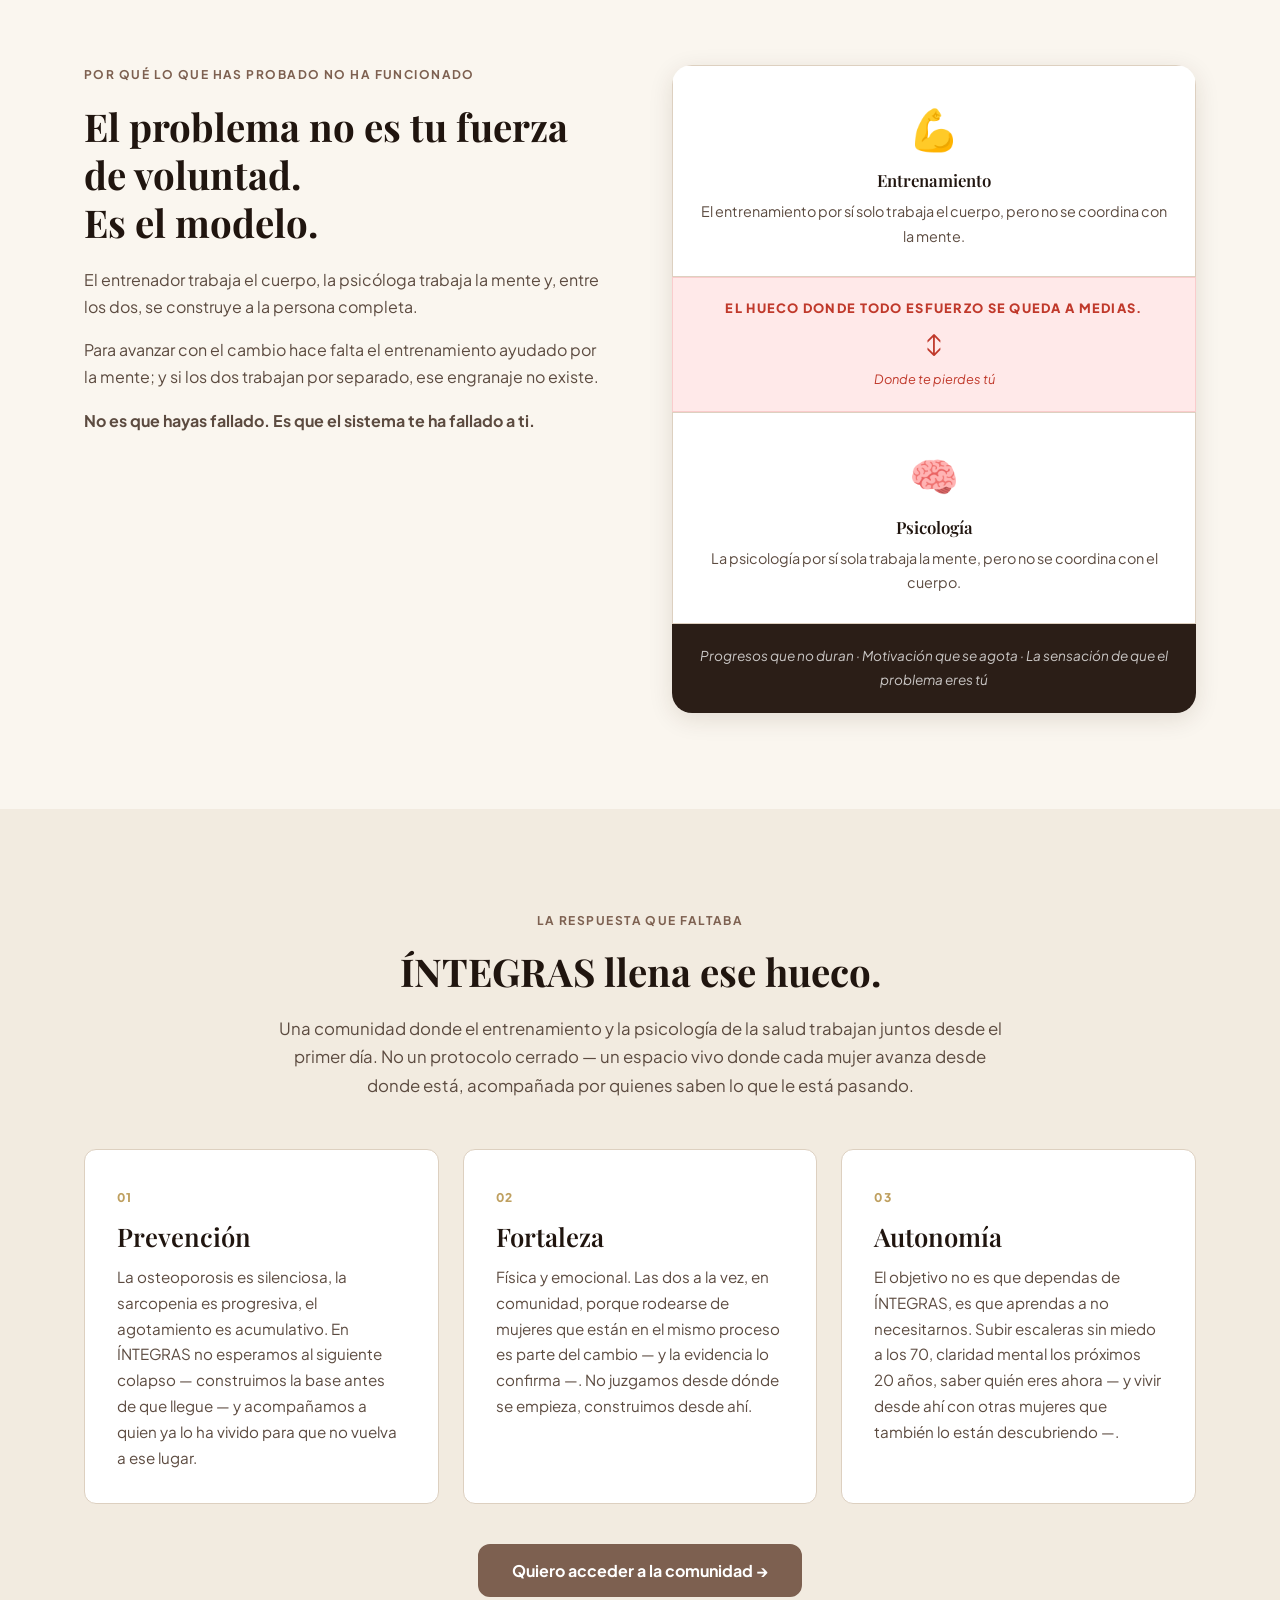
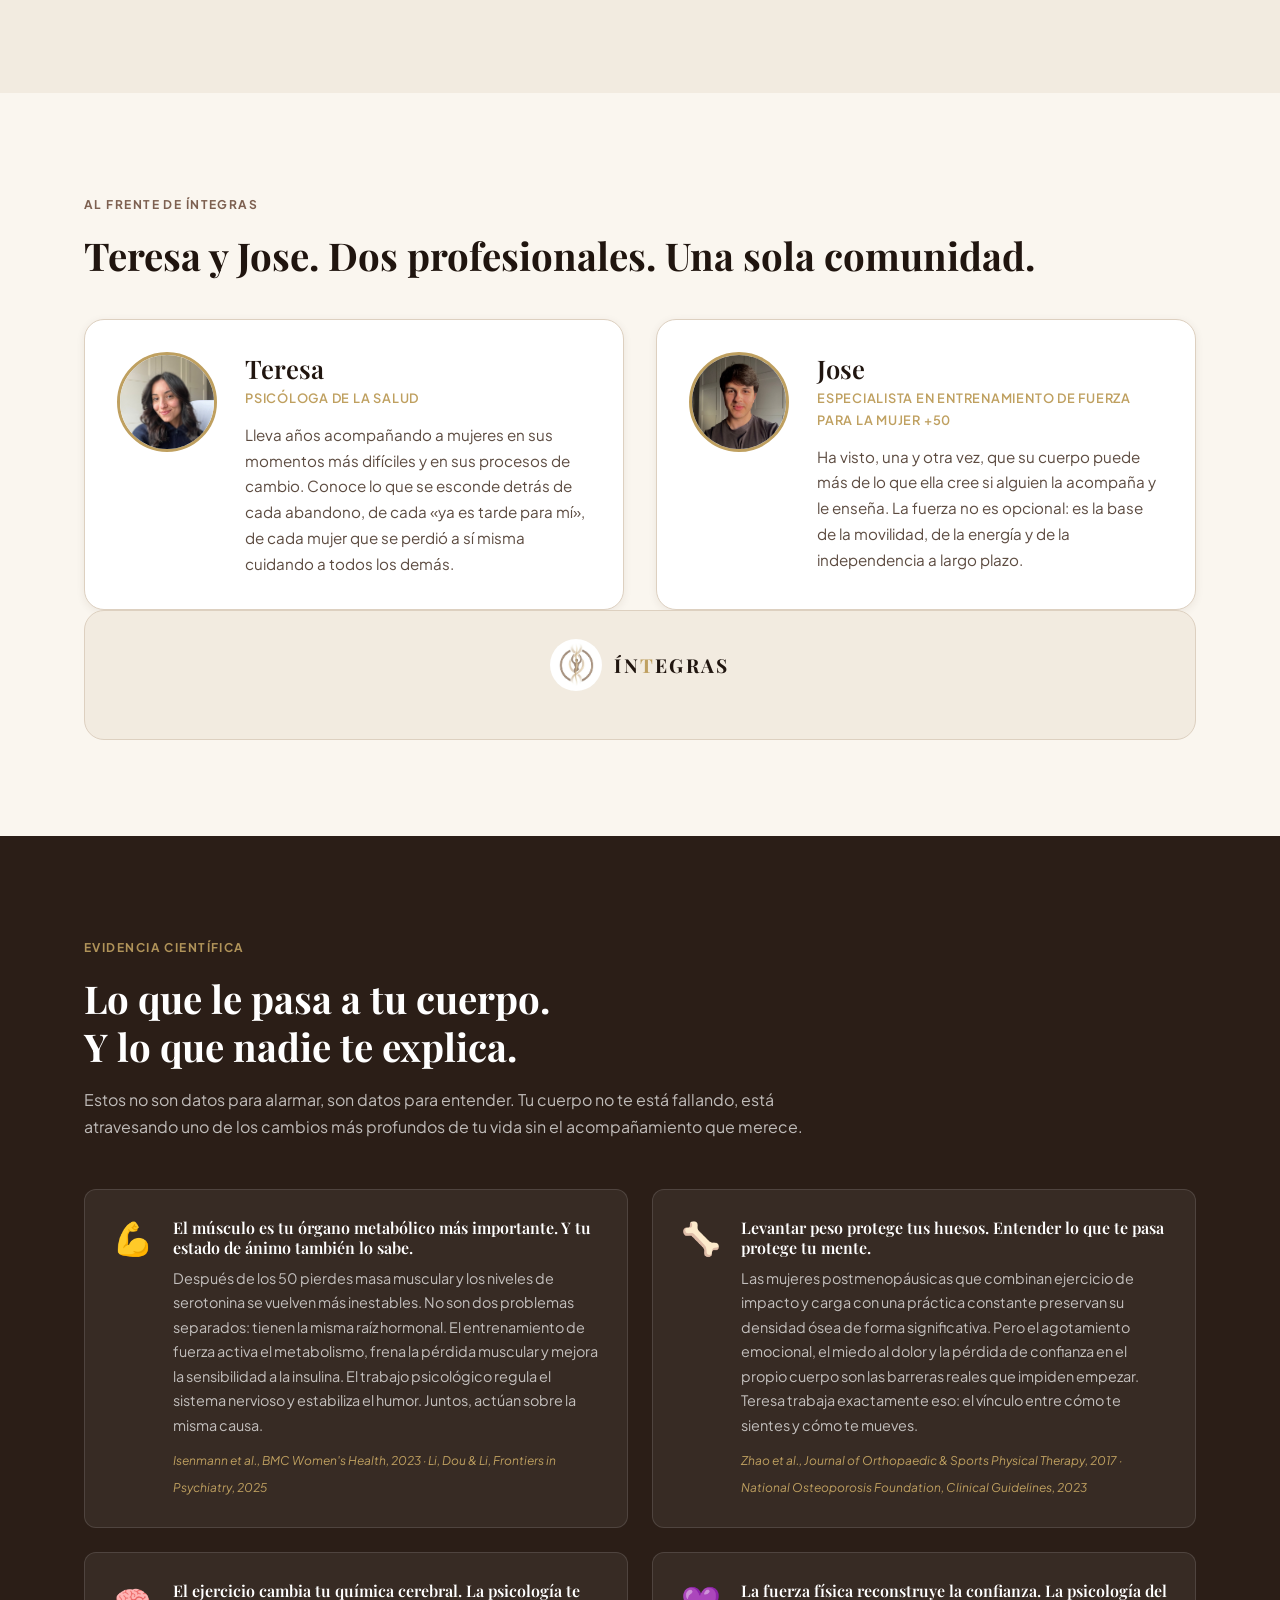
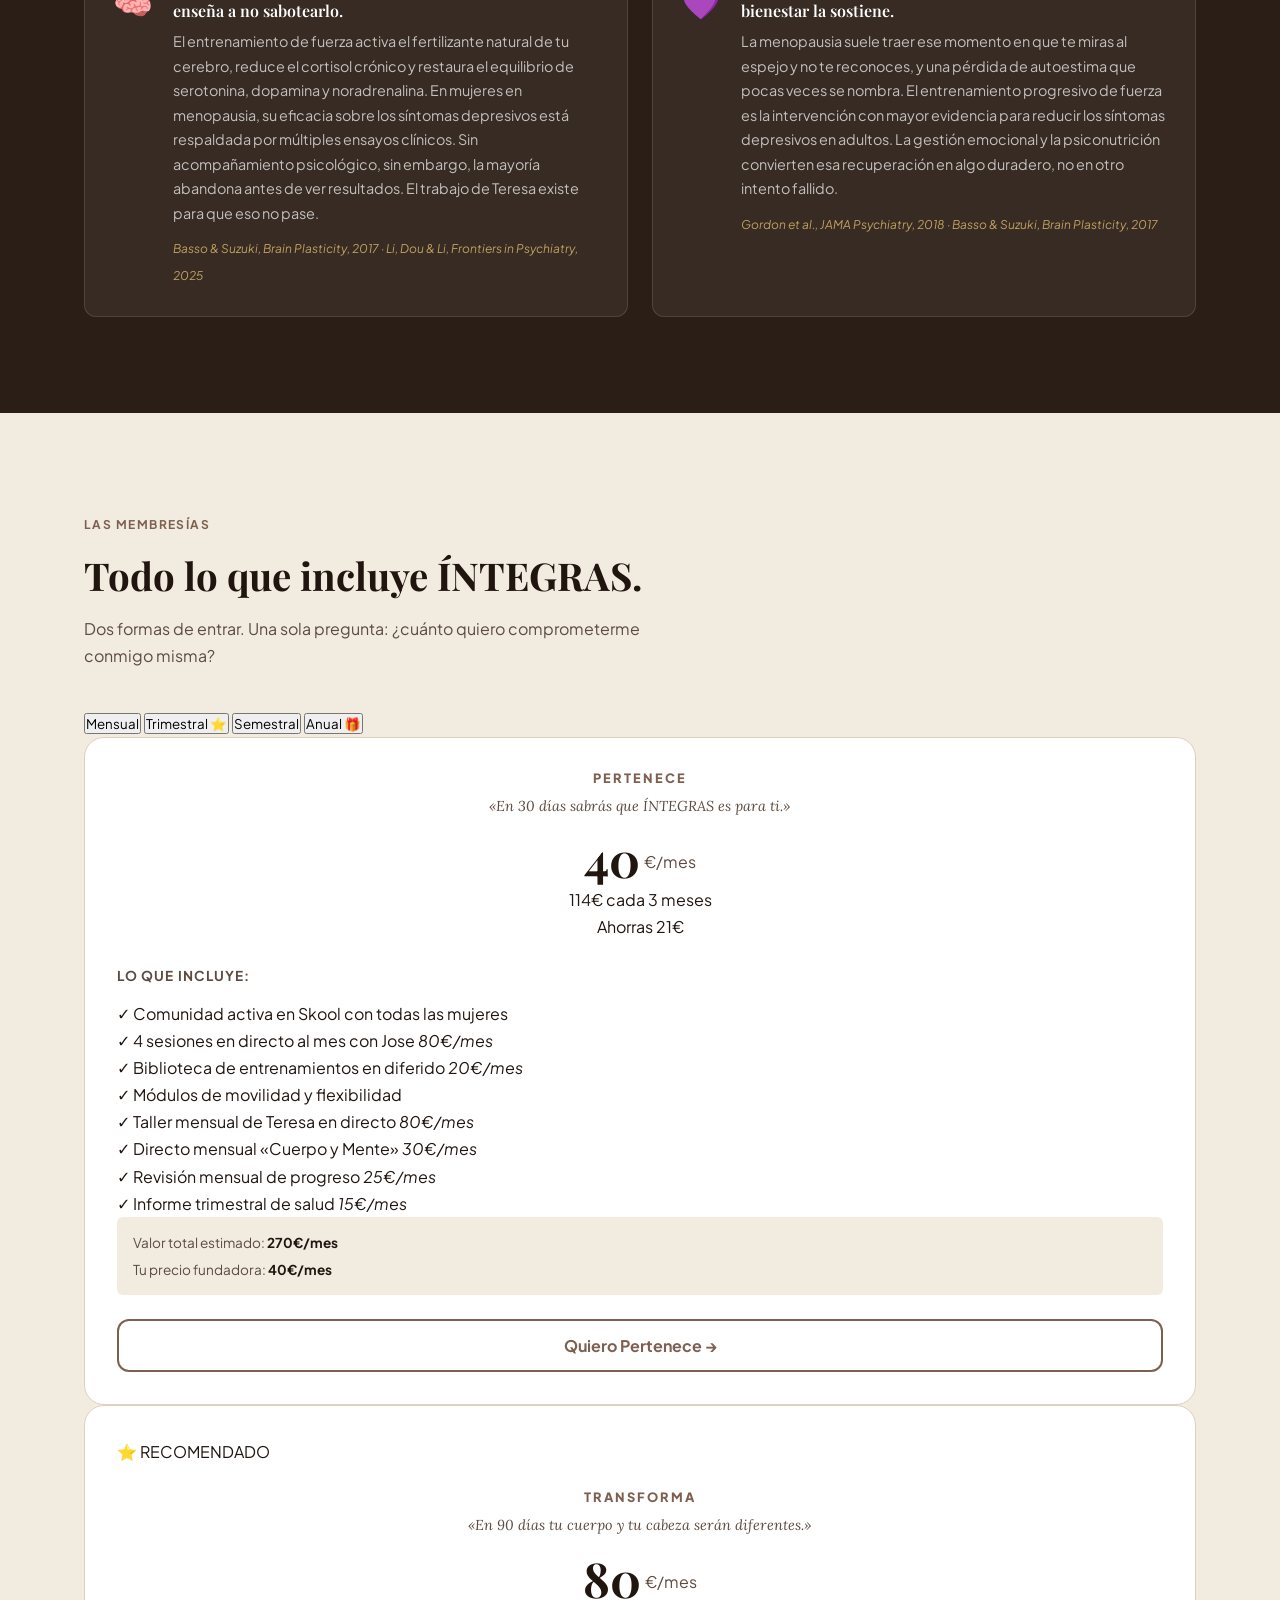
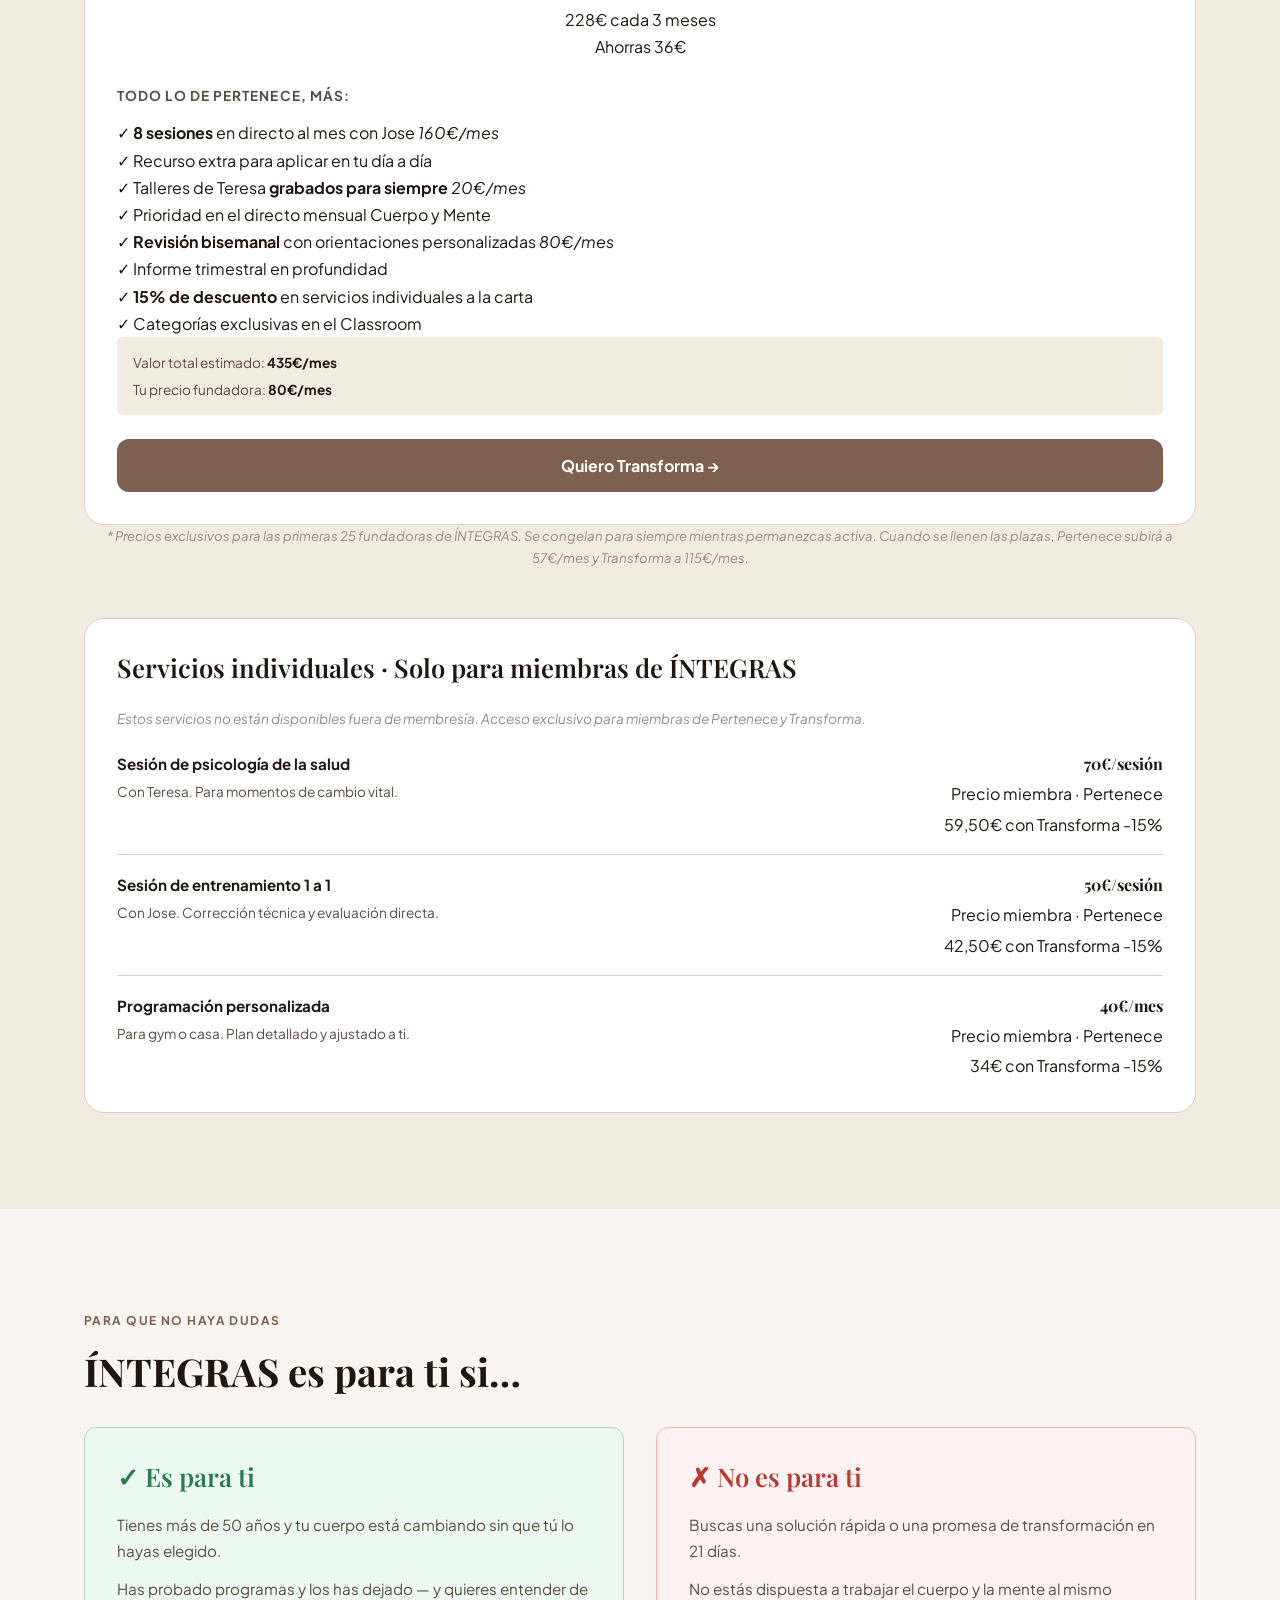
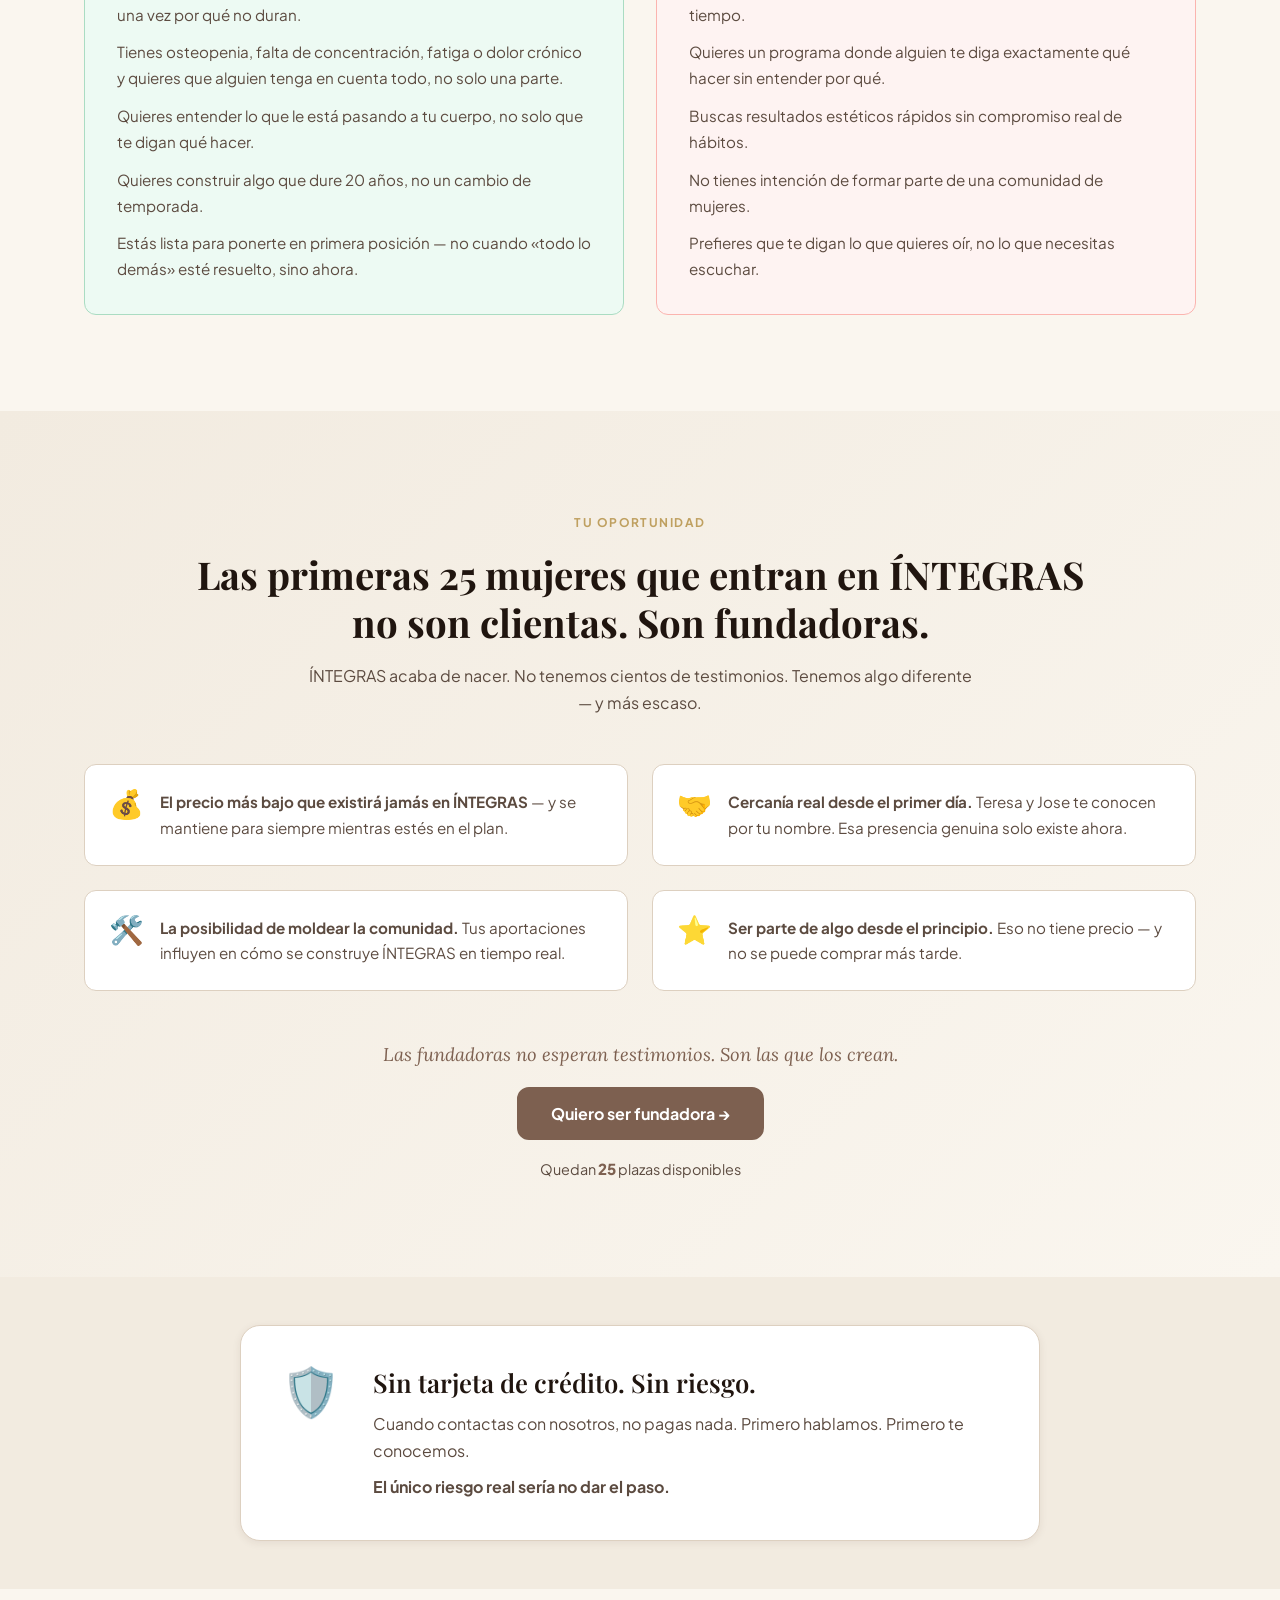
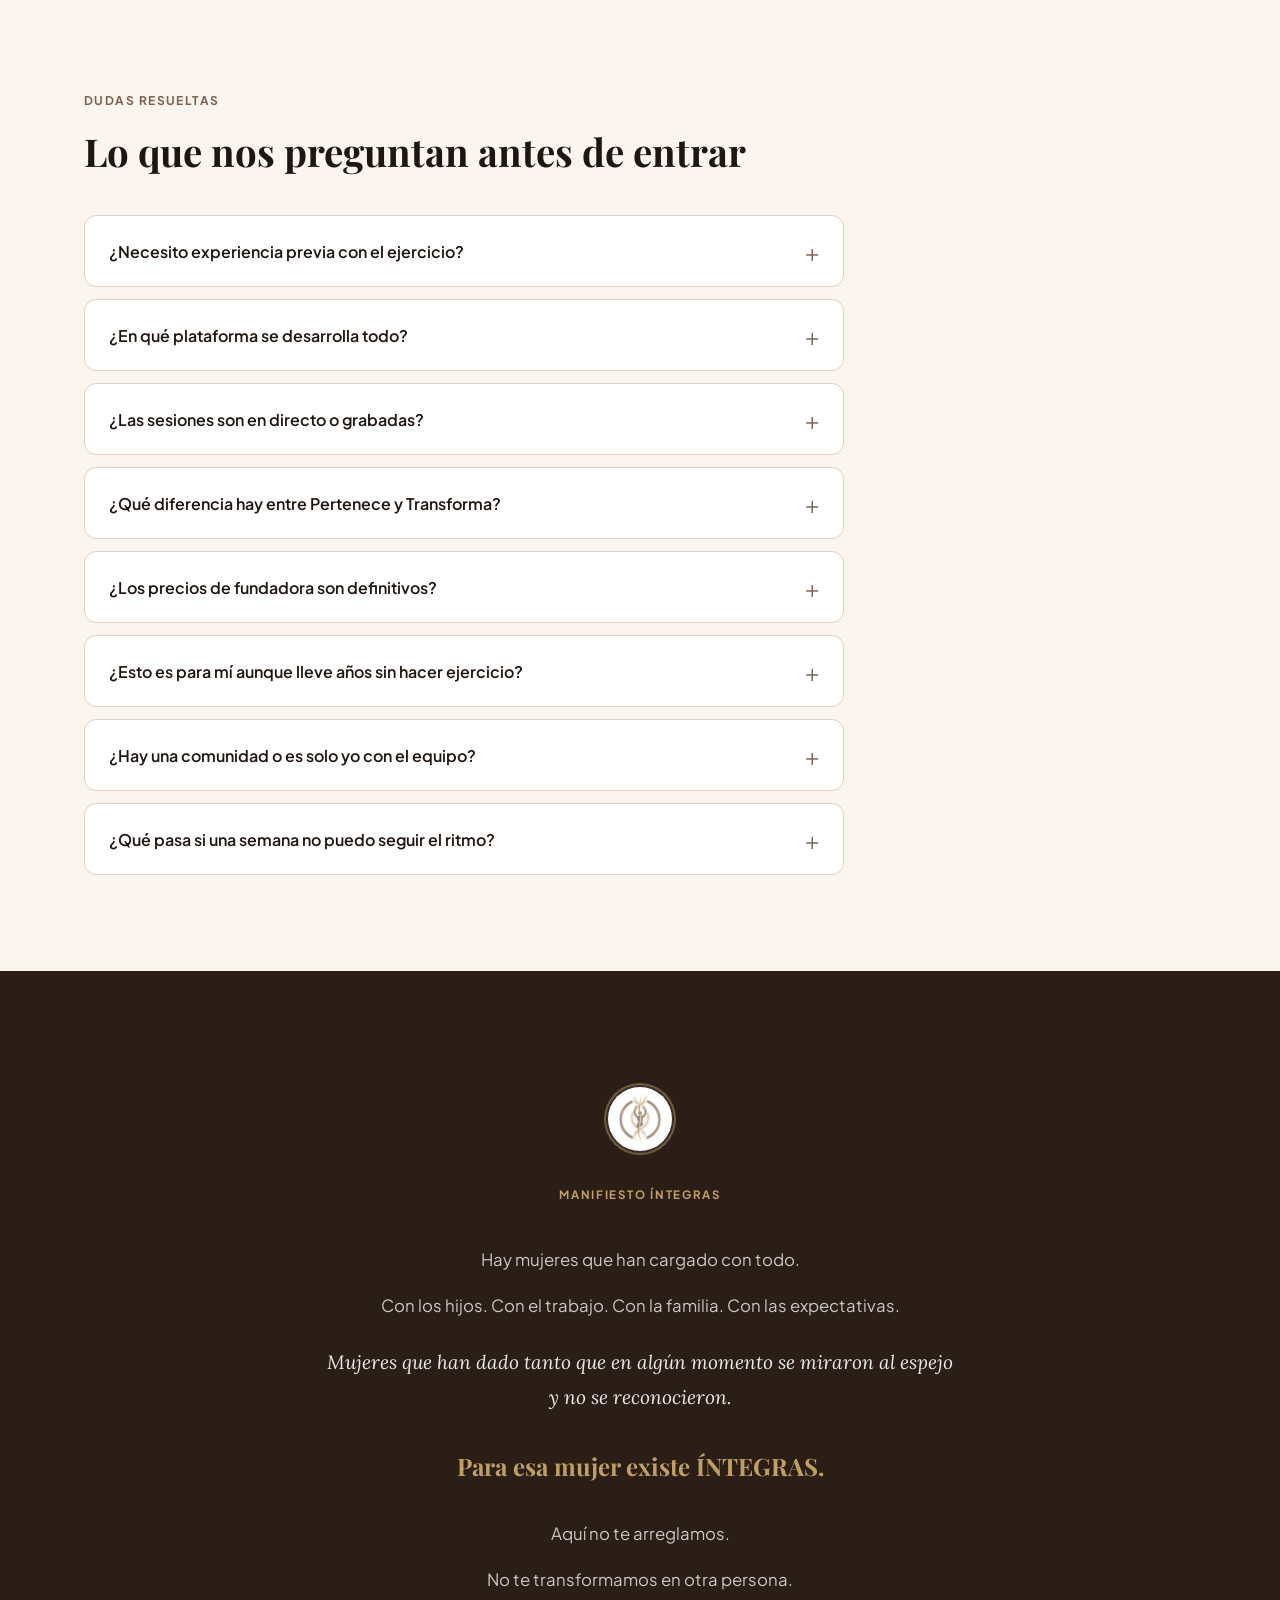
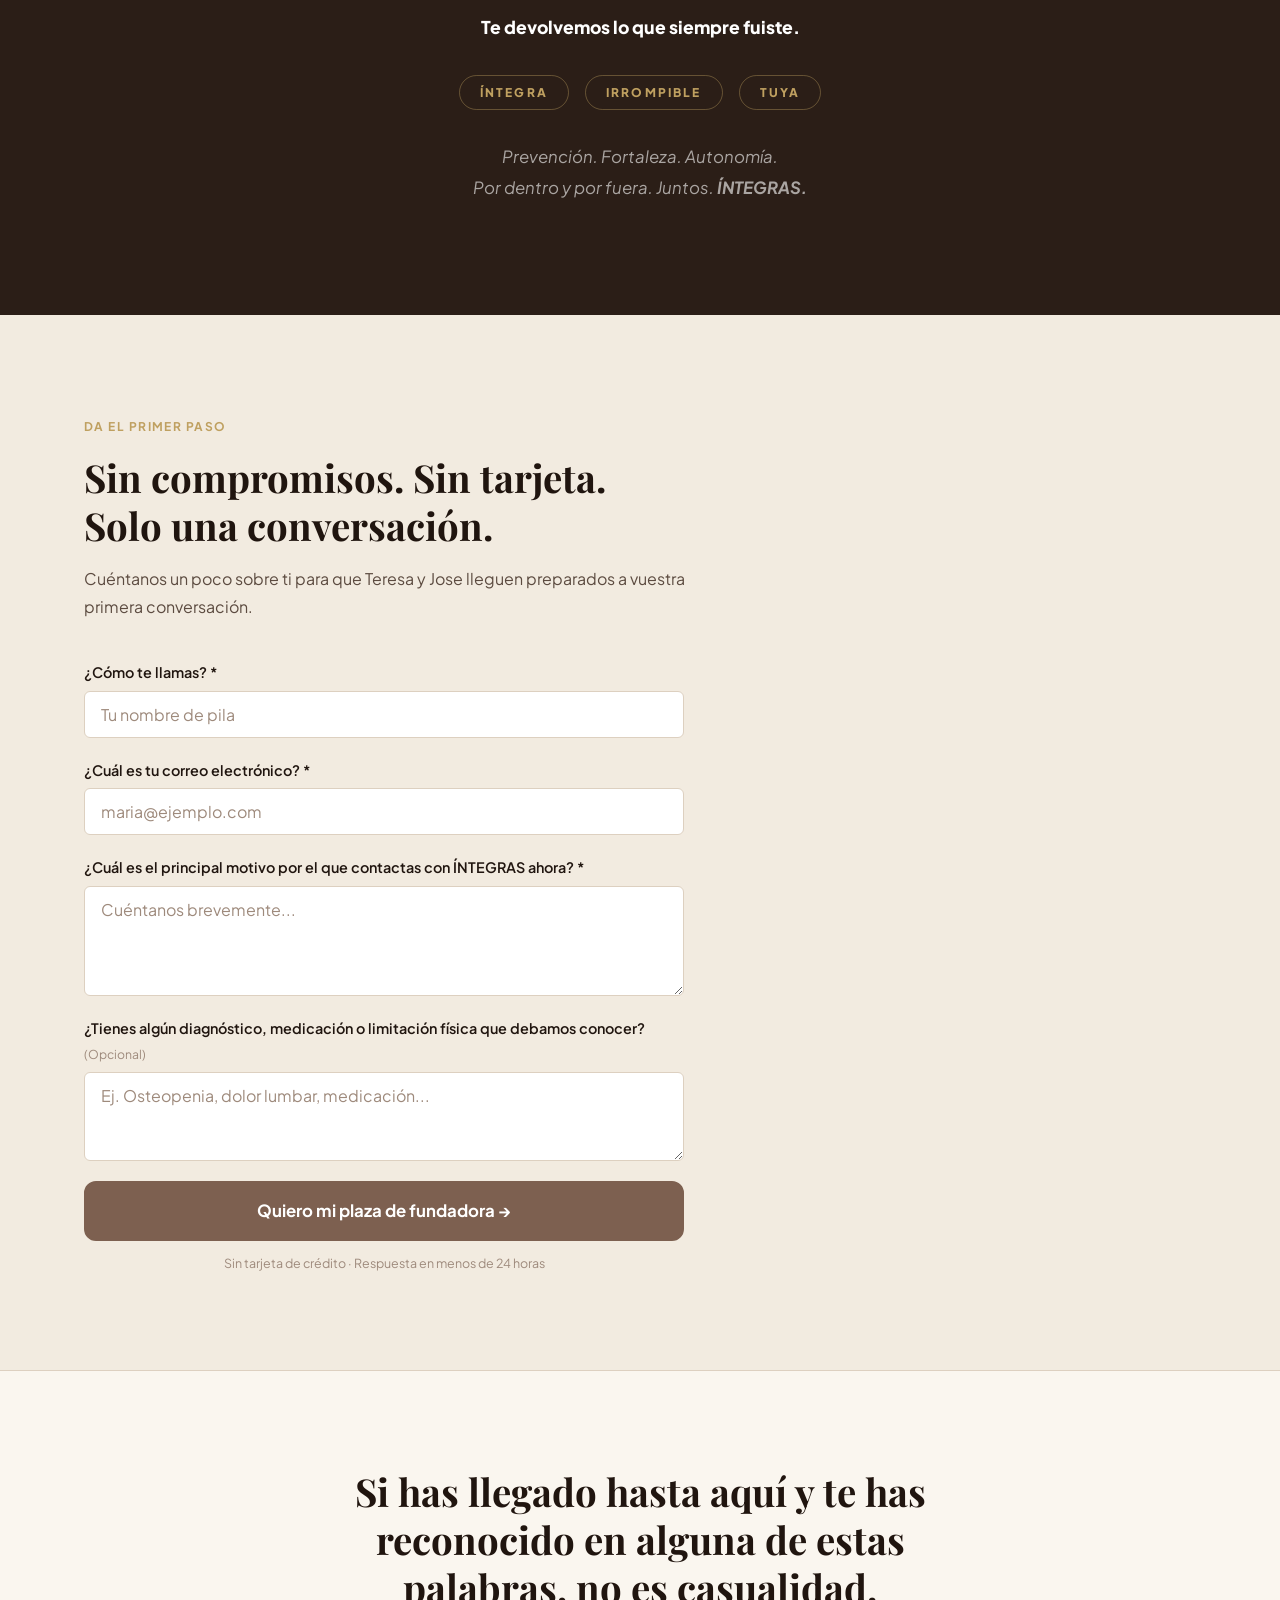
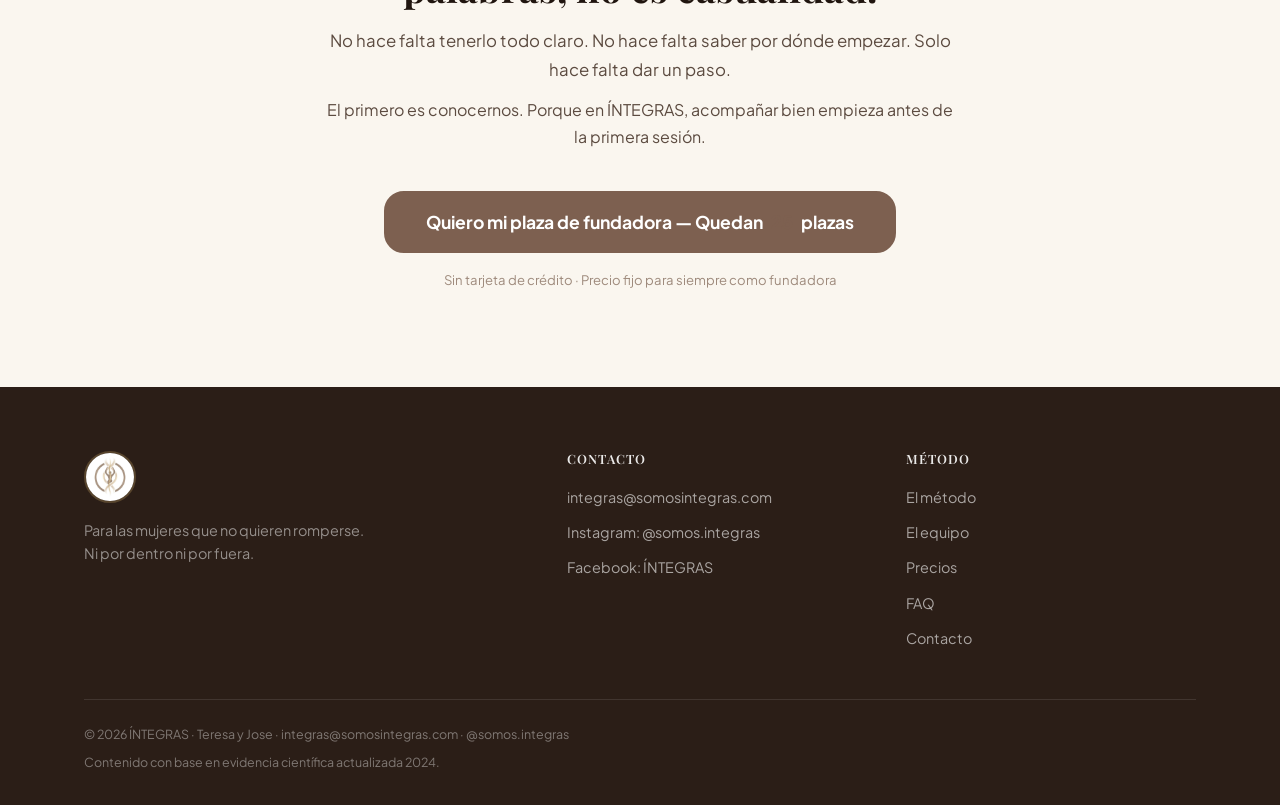
<file: html/index.html>
<!DOCTYPE html>
<html lang="es">
<head>
    <meta charset="UTF-8">
    <meta name="viewport" content="width=device-width, initial-scale=1.0">
    <title>ÍNTEGRAS — Para las mujeres que no quieren romperse</title>

    <meta name="description" content="Entrenamiento de fuerza y psicología de la salud, coordinados. El método para la mujer de +50 que ya ha decidido que es su momento.">
    <meta property="og:title" content="ÍNTEGRAS — Para las mujeres que no quieren romperse">
    <meta property="og:description" content="El primer método que une fuerza y mente, coordinados desde el primer día.">
    <meta property="og:image" content="../images/logo.jpg">
    <meta property="og:type" content="website">
    <meta name="twitter:card" content="summary_large_image">

    <link rel="icon" href="data:image/svg+xml,<svg xmlns=%22http://www.w3.org/2000/svg%22 viewBox=%220 0 100 100%22><text y=%22.9em%22 font-size=%2290%22>💪</text></svg>">
    <link rel="preconnect" href="https://fonts.googleapis.com">
    <link rel="preconnect" href="https://fonts.gstatic.com" crossorigin>
    <link href="https://fonts.googleapis.com/css2?family=Lora:ital,wght@0,400;0,600;1,400;1,600&family=Playfair+Display:ital,wght@0,700;1,700&family=Plus+Jakarta+Sans:wght@400;600;700;800&display=swap" rel="stylesheet">
    <link rel="stylesheet" href="../css/styles.css">
</head>
<body>

<!-- ============================================================
     HEADER — Logo + CTA única (Peep Laja: eliminar salidas)
     ============================================================ -->
<header class="header" id="top">
    <div class="container header-inner">
        <a href="#top" class="logo">
            <img src="../images/logo.jpg" alt="ÍNTEGRAS" class="logo-img">
            <span>ÍN<em>T</em>EGRAS</span>
        </a>
        <button class="btn-cta header-cta js-open-modal">Quiero mi plaza</button>
    </div>
</header>


<!-- ============================================================
     SECCIÓN 1 — HERO
     Wiebe: responde ¿qué es? ¿para quién? ¿qué hace por mí?
     Aagaard: CTA en primera persona + sub-copy que elimina ansiedad
     ============================================================ -->
<section class="hero" id="inicio">
    <div class="container hero-inner">
        <div class="hero-copy">
            <span class="urgency-pill">Solo 25 plazas de fundadora · <strong>25 disponibles</strong></span>

            <h1>
                Para las mujeres que no quieren romperse.<br>
                <span class="serif">Ni por dentro ni por fuera.</span>
            </h1>

            <p class="hero-sub">
                La única comunidad de mujeres que une entrenamiento de fuerza y psicología de la salud.
                Coordinados desde el primer día. No dos programas paralelos.
                Una sola respuesta para la mujer de +50.
            </p>

            <div class="hero-cta-group">
                <button class="btn-cta btn-lg js-open-modal">
                    Quiero mi plaza de fundadora →
                </button>
                <ul class="trust-bar">
                    <li>✓ Sin tarjeta de crédito</li>
                </ul>
            </div>
        </div>

        <div class="hero-visual">
            <img src="../images/logo.jpg" alt="ÍNTEGRAS" class="hero-logo-img">
        </div>
    </div>
</section>


<!-- ============================================================
     SECCIÓN 2 — RECONOCIMIENTO (Voice of Customer — Wiebe)
     Usa sus propias palabras. Antes de hablar del producto.
     ============================================================ -->
<section class="reconocimiento anim" id="reconocimiento">
    <div class="container">
        <span class="section-label">Antes de hablar de nosotros</span>
        <h2>¿Has pensado alguna de estas cosas?</h2>

        <div class="voc-grid">
            <div class="voc-item anim delay-1">
                «He probado el gimnasio más de una vez y siempre he terminado dejándolo. Y no es por falta de ganas.»
            </div>
            <div class="voc-item anim delay-2">
                «Últimamente se me están olvidando detalles que antes no, y la gente me dice que son cosas de la edad.»
            </div>
            <div class="voc-item anim delay-3">
                «Asumo que mi cuerpo evoluciona y no busco la eterna juventud. Lo que me da miedo es que el cambio sea solo a peor. Quiero cuidarme de otra manera, pero sinceramente no sé si estoy a tiempo o por dónde empezar.»
            </div>
            <div class="voc-item anim delay-4">
                «Siento que por mucho que descanse siempre estoy agotada. Entre los sofocos y que no duermo bien, paso el día arrastrando los pies y sin energía para disfrutar. Sé que necesito un cambio, pero el cansancio me frena.»
            </div>
            <div class="voc-item anim delay-1">
                «Noto que mi cuerpo está cambiando de forma, he perdido fuerza y la ropa ya no me sienta igual. Me da rabia porque me cuido, pero lo que antes me funcionaba para estar en forma ahora parece no servir para nada.»
            </div>
            <div class="voc-item anim delay-2">
                «Siempre he dejado mis prioridades para luego y me he ido quedando la última. Sé que tengo que parar, pero cuando intento pensar en mí, me invade la culpa y me pregunto si sabré hacerlo diferente a estas alturas.»
            </div>
        </div>

        <p class="voc-cierre anim">
            Si te has reconocido en alguna de estas frases, no es debilidad.
            Es que el modelo que tienes a mano no está dando la respuesta que mereces.
        </p>
    </div>
</section>


<!-- ============================================================
     SECCIÓN 3 — LA CAUSA RAÍZ (Schwartz: el mecanismo único)
     Por qué todo lo anterior falla. El hueco que ÍNTEGRAS llena.
     ============================================================ -->
<section class="causa anim" id="causa">
    <div class="container causa-inner">
        <div class="causa-copy">
            <span class="section-label">Por qué lo que has probado no ha funcionado</span>
            <h2>El problema no es tu fuerza de voluntad.<br>Es el modelo.</h2>
            <p>El entrenador trabaja el cuerpo, la psicóloga trabaja la mente y, entre los dos, se construye a la persona completa.</p>
            <p>Para avanzar con el cambio hace falta el entrenamiento ayudado por la mente; y si los dos trabajan por separado, ese engranaje no existe.</p>
            <p><strong>No es que hayas fallado. Es que el sistema te ha fallado a ti.</strong></p>
        </div>

        <div class="causa-diagram anim delay-2">
            <div class="diagrama-bloque bloque-a">
                <span>💪</span>
                <h4>Entrenamiento</h4>
                <p>El entrenamiento por sí solo trabaja el cuerpo, pero no se coordina con la mente.</p>
            </div>
            <div class="diagrama-gap">
                <span class="gap-label">El hueco donde todo esfuerzo se queda a medias.</span>
                <span class="gap-icon">↕</span>
                <small>Donde te pierdes tú</small>
            </div>
            <div class="diagrama-bloque bloque-b">
                <span>🧠</span>
                <h4>Psicología</h4>
                <p>La psicología por sí sola trabaja la mente, pero no se coordina con el cuerpo.</p>
            </div>
            <div class="diagrama-resultado">
                Progresos que no duran · Motivación que se agota · La sensación de que el problema eres tú
            </div>
        </div>
    </div>
</section>


<!-- ============================================================
     SECCIÓN 4 — LA SOLUCIÓN (Big Idea — Schwartz)
     El mecanismo único. Cómo ÍNTEGRAS resuelve lo que falla.
     ============================================================ -->
<section class="solucion anim" id="metodo">
    <div class="container">
        <span class="section-label">La respuesta que faltaba</span>
        <h2>ÍNTEGRAS llena ese hueco.</h2>
        <p class="solucion-sub">
            Una comunidad donde el entrenamiento y la psicología de la salud trabajan juntos desde el primer día.
            No un protocolo cerrado — un espacio vivo donde cada mujer avanza desde donde está,
            acompañada por quienes saben lo que le está pasando.
        </p>

        <div class="pilares-grid">
            <div class="pilar-card anim delay-1">
                <span class="pilar-num">01</span>
                <h3>Prevención</h3>
                <p>La osteoporosis es silenciosa, la sarcopenia es progresiva, el agotamiento es acumulativo. En ÍNTEGRAS no esperamos al siguiente colapso — construimos la base antes de que llegue — y acompañamos a quien ya lo ha vivido para que no vuelva a ese lugar.</p>
            </div>
            <div class="pilar-card anim delay-2">
                <span class="pilar-num">02</span>
                <h3>Fortaleza</h3>
                <p>Física y emocional. Las dos a la vez, en comunidad, porque rodearse de mujeres que están en el mismo proceso es parte del cambio — y la evidencia lo confirma —. No juzgamos desde dónde se empieza, construimos desde ahí.</p>
            </div>
            <div class="pilar-card anim delay-3">
                <span class="pilar-num">03</span>
                <h3>Autonomía</h3>
                <p>El objetivo no es que dependas de ÍNTEGRAS, es que aprendas a no necesitarnos. Subir escaleras sin miedo a los 70, claridad mental los próximos 20 años, saber quién eres ahora — y vivir desde ahí con otras mujeres que también lo están descubriendo —.</p>
            </div>
        </div>

        <div class="solucion-cta">
            <button class="btn-cta js-open-modal">Quiero acceder a la comunidad →</button>
        </div>
    </div>
</section>


<!-- ============================================================
     SECCIÓN 5 — EL EQUIPO (Credibilidad — Peep Laja)
     Trust building. Personas reales, no perfiles corporativos.
     ============================================================ -->
<section class="equipo anim" id="equipo">
    <div class="container">
        <span class="section-label">Al frente de ÍNTEGRAS</span>
        <h2>Teresa y Jose. Dos profesionales. Una sola comunidad.</h2>

        <div class="equipo-grid">
            <div class="equipo-card anim delay-1">
                <div class="equipo-foto-wrap">
                    <img src="../images/teresa.jpg" alt="Teresa, psicóloga de la salud en ÍNTEGRAS" class="equipo-foto foto-teresa">
                </div>
                <div class="equipo-info">
                    <h3>Teresa</h3>
                    <span class="equipo-rol">Psicóloga de la salud</span>
                    <p>Lleva años acompañando a mujeres en sus momentos más difíciles y en sus procesos de cambio. Conoce lo que se esconde detrás de cada abandono, de cada «ya es tarde para mí», de cada mujer que se perdió a sí misma cuidando a todos los demás.</p>
                </div>
            </div>

            <div class="equipo-card anim delay-2">
                <div class="equipo-foto-wrap">
                    <img src="../images/jose.jpg" alt="Jose, especialista en entrenamiento de fuerza para mujer +50" class="equipo-foto foto-jose">
                </div>
                <div class="equipo-info">
                    <h3>Jose</h3>
                    <span class="equipo-rol">Especialista en entrenamiento de fuerza para la mujer +50</span>
                    <p>Ha visto, una y otra vez, que su cuerpo puede más de lo que ella cree si alguien la acompaña y le enseña. La fuerza no es opcional: es la base de la movilidad, de la energía y de la independencia a largo plazo.</p>
                </div>
            </div>
        </div>

        <div class="origen-block anim delay-3">
            <div class="origen-logo-wrap">
                <img src="../images/logo.jpg" alt="ÍNTEGRAS">
                <span>ÍN<em>T</em>EGRAS</span>
            </div>
        </div>
    </div>
</section>


<!-- ============================================================
     SECCIÓN 6 — EVIDENCIA (Proof — Peep Laja)
     Datos reales que validan el problema. Sin alarmar. Para entender.
     ============================================================ -->
<section class="datos anim" id="datos">
    <div class="container">
        <span class="section-label">Evidencia científica</span>
        <h2>Lo que le pasa a tu cuerpo.<br>Y lo que nadie te explica.</h2>
        <p class="datos-sub">Estos no son datos para alarmar, son datos para entender. Tu cuerpo no te está fallando, está atravesando uno de los cambios más profundos de tu vida sin el acompañamiento que merece.</p>

        <div class="datos-grid">
            <div class="dato-card anim delay-1">
                <span class="dato-emoji">💪</span>
                <div>
                    <h3>El músculo es tu órgano metabólico más importante. Y tu estado de ánimo también lo sabe.</h3>
                    <p>Después de los 50 pierdes masa muscular y los niveles de serotonina se vuelven más inestables. No son dos problemas separados: tienen la misma raíz hormonal. El entrenamiento de fuerza activa el metabolismo, frena la pérdida muscular y mejora la sensibilidad a la insulina. El trabajo psicológico regula el sistema nervioso y estabiliza el humor. Juntos, actúan sobre la misma causa.</p>
                    <span class="dato-fuente">Isenmann et al., BMC Women's Health, 2023 · Li, Dou &amp; Li, Frontiers in Psychiatry, 2025</span>
                </div>
            </div>
            <div class="dato-card anim delay-2">
                <span class="dato-emoji">🦴</span>
                <div>
                    <h3>Levantar peso protege tus huesos. Entender lo que te pasa protege tu mente.</h3>
                    <p>Las mujeres postmenopáusicas que combinan ejercicio de impacto y carga con una práctica constante preservan su densidad ósea de forma significativa. Pero el agotamiento emocional, el miedo al dolor y la pérdida de confianza en el propio cuerpo son las barreras reales que impiden empezar. Teresa trabaja exactamente eso: el vínculo entre cómo te sientes y cómo te mueves.</p>
                    <span class="dato-fuente">Zhao et al., Journal of Orthopaedic &amp; Sports Physical Therapy, 2017 · National Osteoporosis Foundation, Clinical Guidelines, 2023</span>
                </div>
            </div>
            <div class="dato-card anim delay-3">
                <span class="dato-emoji">🧠</span>
                <div>
                    <h3>El ejercicio cambia tu química cerebral. La psicología te enseña a no sabotearlo.</h3>
                    <p>El entrenamiento de fuerza activa el fertilizante natural de tu cerebro, reduce el cortisol crónico y restaura el equilibrio de serotonina, dopamina y noradrenalina. En mujeres en menopausia, su eficacia sobre los síntomas depresivos está respaldada por múltiples ensayos clínicos. Sin acompañamiento psicológico, sin embargo, la mayoría abandona antes de ver resultados. El trabajo de Teresa existe para que eso no pase.</p>
                    <span class="dato-fuente">Basso &amp; Suzuki, Brain Plasticity, 2017 · Li, Dou &amp; Li, Frontiers in Psychiatry, 2025</span>
                </div>
            </div>
            <div class="dato-card anim delay-4">
                <span class="dato-emoji">💜</span>
                <div>
                    <h3>La fuerza física reconstruye la confianza. La psicología del bienestar la sostiene.</h3>
                    <p>La menopausia suele traer ese momento en que te miras al espejo y no te reconoces, y una pérdida de autoestima que pocas veces se nombra. El entrenamiento progresivo de fuerza es la intervención con mayor evidencia para reducir los síntomas depresivos en adultos. La gestión emocional y la psiconutrición convierten esa recuperación en algo duradero, no en otro intento fallido.</p>
                    <span class="dato-fuente">Gordon et al., JAMA Psychiatry, 2018 · Basso &amp; Suzuki, Brain Plasticity, 2017</span>
                </div>
            </div>
        </div>
    </div>
</section>


<!-- ============================================================
     SECCIÓN 7 — LA OFERTA (Value Stack — Hormozi / Brunson)
     Muestra el valor ANTES del precio. Selector de periodo.
     ============================================================ -->
<section class="oferta anim" id="tarifas">
    <div class="container">
        <span class="section-label">Las membresías</span>
        <h2>Todo lo que incluye ÍNTEGRAS.</h2>
        <p class="oferta-sub">Dos formas de entrar. Una sola pregunta: ¿cuánto quiero comprometerme conmigo misma?</p>

        <div class="period-selector">
            <button class="period-btn" data-period="mensual">Mensual</button>
            <button class="period-btn active" data-period="trimestral">Trimestral ⭐</button>
            <button class="period-btn" data-period="semestral">Semestral</button>
            <button class="period-btn" data-period="anual">Anual 🎁</button>
        </div>

        <div class="planes-grid">

            <!-- PLAN PERTENECE -->
            <div class="plan-card" id="plan-pertenece">
                <div class="plan-head">
                    <h3 class="plan-nombre">PERTENECE</h3>
                    <p class="plan-claim">«En 30 días sabrás que ÍNTEGRAS es para ti.»</p>
                    <div class="plan-precio-wrap">
                        <span class="plan-precio" id="price-pertenece">40</span>
                        <span class="plan-precio-suf" id="suffix-pertenece">€/mes</span>
                    </div>
                    <p class="plan-total" id="total-pertenece">114€ cada 3 meses</p>
                    <p class="plan-precio-nota" id="nota-pertenece"></p>
                    <span class="plan-ahorro" id="saving-pertenece">Ahorras 21€</span>
                </div>

                <div class="plan-value-stack">
                    <p class="valor-titulo">Lo que incluye:</p>
                    <ul class="valor-lista">
                        <li><span class="ck">✓</span> Comunidad activa en Skool con todas las mujeres</li>
                        <li><span class="ck">✓</span> 4 sesiones en directo al mes con Jose <em class="val">80€/mes</em></li>
                        <li><span class="ck">✓</span> Biblioteca de entrenamientos en diferido <em class="val">20€/mes</em></li>
                        <li><span class="ck">✓</span> Módulos de movilidad y flexibilidad</li>
                        <li><span class="ck">✓</span> Taller mensual de Teresa en directo <em class="val">80€/mes</em></li>
                        <li><span class="ck">✓</span> Directo mensual «Cuerpo y Mente» <em class="val">30€/mes</em></li>
                        <li><span class="ck">✓</span> Revisión mensual de progreso <em class="val">25€/mes</em></li>
                        <li><span class="ck">✓</span> Informe trimestral de salud <em class="val">15€/mes</em></li>
                    </ul>
                    <div class="valor-resumen">
                        <span>Valor total estimado: <strong>270€/mes</strong></span>
                        <span>Tu precio fundadora: <strong id="pdisplay-pertenece">40€/mes</strong></span>
                    </div>
                </div>

                <button class="btn-cta btn-outline js-open-modal" data-plan="pertenece">Quiero Pertenece →</button>
            </div>

            <!-- PLAN TRANSFORMA -->
            <div class="plan-card plan-destacado" id="plan-transforma">
                <div class="plan-badge-top">⭐ RECOMENDADO</div>
                <div class="plan-head">
                    <h3 class="plan-nombre">TRANSFORMA</h3>
                    <p class="plan-claim">«En 90 días tu cuerpo y tu cabeza serán diferentes.»</p>
                    <div class="plan-precio-wrap">
                        <span class="plan-precio" id="price-transforma">80</span>
                        <span class="plan-precio-suf" id="suffix-transforma">€/mes</span>
                    </div>
                    <p class="plan-total" id="total-transforma">228€ cada 3 meses</p>
                    <p class="plan-precio-nota" id="nota-transforma"></p>
                    <span class="plan-ahorro" id="saving-transforma">Ahorras 36€</span>
                </div>

                <div class="plan-value-stack">
                    <p class="valor-titulo">Todo lo de Pertenece, más:</p>
                    <ul class="valor-lista">
                        <li><span class="ck plus">✓</span> <strong>8 sesiones</strong> en directo al mes con Jose <em class="val">160€/mes</em></li>
                        <li><span class="ck plus">✓</span> Recurso extra para aplicar en tu día a día</li>
                        <li><span class="ck plus">✓</span> Talleres de Teresa <strong>grabados para siempre</strong> <em class="val">20€/mes</em></li>
                        <li><span class="ck plus">✓</span> Prioridad en el directo mensual Cuerpo y Mente</li>
                        <li><span class="ck plus">✓</span> <strong>Revisión bisemanal</strong> con orientaciones personalizadas <em class="val">80€/mes</em></li>
                        <li><span class="ck plus">✓</span> Informe trimestral en profundidad</li>
                        <li><span class="ck plus">✓</span> <strong>15% de descuento</strong> en servicios individuales a la carta</li>
                        <li><span class="ck plus">✓</span> Categorías exclusivas en el Classroom</li>
                    </ul>
                    <div class="valor-resumen valor-resumen-dest">
                        <span>Valor total estimado: <strong>435€/mes</strong></span>
                        <span>Tu precio fundadora: <strong id="pdisplay-transforma">80€/mes</strong></span>
                    </div>
                </div>

                <button class="btn-cta js-open-modal" data-plan="transforma">Quiero Transforma →</button>
            </div>
        </div>

        <p class="plan-nota">
            * Precios exclusivos para las primeras 25 fundadoras de ÍNTEGRAS. Se congelan para siempre
            mientras permanezcas activa. Cuando se llenen las plazas, Pertenece subirá a 57€/mes y Transforma a 115€/mes.
        </p>

        <!-- Servicios a la carta -->
        <div class="carta-wrap anim">
            <h3>Servicios individuales · Solo para miembras de ÍNTEGRAS</h3>
            <p class="carta-nota">Estos servicios no están disponibles fuera de membresía. Acceso exclusivo para miembras de Pertenece y Transforma.</p>
            <div class="carta-grid">
                <div class="carta-item">
                    <div>
                        <strong>Sesión de psicología de la salud</strong>
                        <p>Con Teresa. Para momentos de cambio vital.</p>
                    </div>
                    <div class="carta-precios">
                        <span class="carta-precio">70€/sesión</span>
                        <span class="carta-desc-pertenece">Precio miembra · Pertenece</span>
                        <span class="carta-desc-transforma">59,50€ con Transforma <span class="carta-dto">-15%</span></span>
                    </div>
                </div>
                <div class="carta-item">
                    <div>
                        <strong>Sesión de entrenamiento 1 a 1</strong>
                        <p>Con Jose. Corrección técnica y evaluación directa.</p>
                    </div>
                    <div class="carta-precios">
                        <span class="carta-precio">50€/sesión</span>
                        <span class="carta-desc-pertenece">Precio miembra · Pertenece</span>
                        <span class="carta-desc-transforma">42,50€ con Transforma <span class="carta-dto">-15%</span></span>
                    </div>
                </div>
                <div class="carta-item">
                    <div>
                        <strong>Programación personalizada</strong>
                        <p>Para gym o casa. Plan detallado y ajustado a ti.</p>
                    </div>
                    <div class="carta-precios">
                        <span class="carta-precio">40€/mes</span>
                        <span class="carta-desc-pertenece">Precio miembra · Pertenece</span>
                        <span class="carta-desc-transforma">34€ con Transforma <span class="carta-dto">-15%</span></span>
                    </div>
                </div>
            </div>
        </div>
    </div>
</section>


<!-- ============================================================
     SECCIÓN 8 — PARA QUIÉN / NO PARA QUIÉN (Hormozi)
     Qualifica al lead. Aumenta deseo en los correctos.
     ============================================================ -->
<section class="para-quien anim" id="para-quien">
    <div class="container">
        <span class="section-label">Para que no haya dudas</span>
        <h2>ÍNTEGRAS es para ti si…</h2>

        <div class="pq-grid">
            <div class="pq-col es-para anim delay-1">
                <h3>✓ Es para ti</h3>
                <ul>
                    <li>Tienes más de 50 años y tu cuerpo está cambiando sin que tú lo hayas elegido.</li>
                    <li>Has probado programas y los has dejado — y quieres entender de una vez por qué no duran.</li>
                    <li>Tienes osteopenia, falta de concentración, fatiga o dolor crónico y quieres que alguien tenga en cuenta todo, no solo una parte.</li>
                    <li>Quieres entender lo que le está pasando a tu cuerpo, no solo que te digan qué hacer.</li>
                    <li>Quieres construir algo que dure 20 años, no un cambio de temporada.</li>
                    <li>Estás lista para ponerte en primera posición — no cuando «todo lo demás» esté resuelto, sino ahora.</li>
                </ul>
            </div>
            <div class="pq-col no-para anim delay-2">
                <h3>✗ No es para ti</h3>
                <ul>
                    <li>Buscas una solución rápida o una promesa de transformación en 21 días.</li>
                    <li>No estás dispuesta a trabajar el cuerpo y la mente al mismo tiempo.</li>
                    <li>Quieres un programa donde alguien te diga exactamente qué hacer sin entender por qué.</li>
                    <li>Buscas resultados estéticos rápidos sin compromiso real de hábitos.</li>
                    <li>No tienes intención de formar parte de una comunidad de mujeres.</li>
                    <li>Prefieres que te digan lo que quieres oír, no lo que necesitas escuchar.</li>
                </ul>
            </div>
        </div>
    </div>
</section>


<!-- ============================================================
     SECCIÓN 9 — FUNDADORAS (Brunson: urgencia honesta)
     El valor único del momento de lanzamiento.
     ============================================================ -->
<section class="fundadoras anim" id="fundadoras">
    <div class="container">
        <span class="section-label badge-gold-label">Tu oportunidad</span>
        <h2>Las primeras 25 mujeres que entran en ÍNTEGRAS<br>no son clientas. Son fundadoras.</h2>
        <p class="fundadoras-sub">ÍNTEGRAS acaba de nacer. No tenemos cientos de testimonios. Tenemos algo diferente — y más escaso.</p>

        <div class="fi-grid">
            <div class="fi-item anim delay-1">
                <span class="fi-icon">💰</span>
                <p><strong>El precio más bajo que existirá jamás en ÍNTEGRAS</strong> — y se mantiene para siempre mientras estés en el plan.</p>
            </div>
            <div class="fi-item anim delay-2">
                <span class="fi-icon">🤝</span>
                <p><strong>Cercanía real desde el primer día.</strong> Teresa y Jose te conocen por tu nombre. Esa presencia genuina solo existe ahora.</p>
            </div>
            <div class="fi-item anim delay-3">
                <span class="fi-icon">🛠️</span>
                <p><strong>La posibilidad de moldear la comunidad.</strong> Tus aportaciones influyen en cómo se construye ÍNTEGRAS en tiempo real.</p>
            </div>
            <div class="fi-item anim delay-4">
                <span class="fi-icon">⭐</span>
                <p><strong>Ser parte de algo desde el principio.</strong> Eso no tiene precio — y no se puede comprar más tarde.</p>
            </div>
        </div>

        <div class="fi-cierre anim">
            <p class="fi-frase">Las fundadoras no esperan testimonios. Son las que los crean.</p>
            <button class="btn-cta js-open-modal">Quiero ser fundadora →</button>
            <p class="plazas-aviso">Quedan <span class="plazas-num">25</span> plazas disponibles</p>
        </div>
    </div>
</section>


<!-- ============================================================
     SECCIÓN 10 — ELIMINACIÓN DE RIESGO (Aagaard + Hormozi)
     El miedo al compromiso es el freno nº1. Elimínalo aquí.
     ============================================================ -->
<section class="garantia anim">
    <div class="container garantia-inner">
        <div class="garantia-icon">🛡️</div>
        <div>
            <h3>Sin tarjeta de crédito. Sin riesgo.</h3>
            <p>Cuando contactas con nosotros, no pagas nada. Primero hablamos. Primero te conocemos.</p>
            <p><strong>El único riesgo real sería no dar el paso.</strong></p>
        </div>
    </div>
</section>


<!-- ============================================================
     SECCIÓN 11 — FAQ (Objeciones — Aagaard)
     Cada pregunta es una objeción disfrazada. Respóndela antes.
     ============================================================ -->
<section class="faq anim" id="faq">
    <div class="container">
        <span class="section-label">Dudas resueltas</span>
        <h2>Lo que nos preguntan antes de entrar</h2>

        <div class="faq-lista">
            <div class="faq-item">
                <button class="faq-preg">
                    <span>¿Necesito experiencia previa con el ejercicio?</span>
                    <span class="faq-icono">+</span>
                </button>
                <div class="faq-resp"><div class="faq-resp-inner">
                    No. Los entrenamientos de Jose están diseñados para cada mujer desde donde está, independientemente de su nivel previo. Empezamos desde cero si es necesario, con total seguridad y progresión.
                </div></div>
            </div>
            <div class="faq-item">
                <button class="faq-preg">
                    <span>¿En qué plataforma se desarrolla todo?</span>
                    <span class="faq-icono">+</span>
                </button>
                <div class="faq-resp"><div class="faq-resp-inner">
                    En Skool — una plataforma sencilla e intuitiva que integra el aula de contenidos, el foro de comunidad y el calendario de directos. Todo en un solo lugar, sin complicaciones técnicas.
                </div></div>
            </div>
            <div class="faq-item">
                <button class="faq-preg">
                    <span>¿Las sesiones son en directo o grabadas?</span>
                    <span class="faq-icono">+</span>
                </button>
                <div class="faq-resp"><div class="faq-resp-inner">
                    Hay sesiones en directo cada semana y contenido grabado disponible siempre. Si no puedes asistir, las sesiones de Jose quedan disponibles para verlas cuando quieras.
                </div></div>
            </div>
            <div class="faq-item">
                <button class="faq-preg">
                    <span>¿Qué diferencia hay entre Pertenece y Transforma?</span>
                    <span class="faq-icono">+</span>
                </button>
                <div class="faq-resp"><div class="faq-resp-inner">
                    Cuatro diferencias clave: el doble de sesiones semanales con Jose, los talleres de Teresa grabados y accesibles para siempre, la revisión bisemanal en lugar de mensual, y prioridad en el directo mensual Cuerpo y Mente. Si quieres acompañamiento real y activo, Transforma es el plan.
                </div></div>
            </div>
            <div class="faq-item">
                <button class="faq-preg">
                    <span>¿Los precios de fundadora son definitivos?</span>
                    <span class="faq-icono">+</span>
                </button>
                <div class="faq-resp"><div class="faq-resp-inner">
                    Sí. Los precios actuales son exclusivos para las primeras 25 fundadoras. Se congelan para siempre mientras permanezcas activa en tu plan. Cuando se llenen las 25 plazas, los precios para nuevas entradas subirán: Pertenece pasará a 57€/mes y Transforma a 115€/mes. Las fundadoras conservan su precio para siempre.
                </div></div>
            </div>
            <div class="faq-item">
                <button class="faq-preg">
                    <span>¿Esto es para mí aunque lleve años sin hacer ejercicio?</span>
                    <span class="faq-icono">+</span>
                </button>
                <div class="faq-resp"><div class="faq-resp-inner">
                    Especialmente para ti. La mayoría de mujeres que llegan a ÍNTEGRAS llevan tiempo paradas o han probado cosas que no funcionaron. Jose empieza desde donde estás — sin juicios, sin comparaciones, con total seguridad.
                </div></div>
            </div>
            <div class="faq-item">
                <button class="faq-preg">
                    <span>¿Hay una comunidad o es solo yo con el equipo?</span>
                    <span class="faq-icono">+</span>
                </button>
                <div class="faq-resp"><div class="faq-resp-inner">
                    Hay una comunidad entera de mujeres en tu misma etapa. El apoyo mutuo es uno de los valores más destacados por quienes ya están dentro. No estás sola en esto.
                </div></div>
            </div>
            <div class="faq-item">
                <button class="faq-preg">
                    <span>¿Qué pasa si una semana no puedo seguir el ritmo?</span>
                    <span class="faq-icono">+</span>
                </button>
                <div class="faq-resp"><div class="faq-resp-inner">
                    ÍNTEGRAS está diseñado para la vida real. Teresa trabaja ese momento contigo — la gestión del tiempo, la autocompasión, el regreso sin culpa. El método se adapta a ti, no al revés.
                </div></div>
            </div>
        </div>
    </div>
</section>


<!-- ============================================================
     SECCIÓN 12 — MANIFIESTO (Fondo oscuro — pausa emocional)
     ============================================================ -->
<section class="manifiesto" id="manifiesto">
    <div class="container manif-inner">
        <img src="../images/logo.jpg" alt="ÍNTEGRAS" class="manif-logo">
        <span class="manif-badge">Manifiesto ÍNTEGRAS</span>

        <p>Hay mujeres que han cargado con todo.</p>
        <p>Con los hijos. Con el trabajo. Con la familia. Con las expectativas.</p>
        <p class="manif-serif">Mujeres que han dado tanto que en algún momento se miraron al espejo y no se reconocieron.</p>

        <div class="manif-destaque">Para esa mujer existe ÍNTEGRAS.</div>

        <p>Aquí no te arreglamos.</p>
        <p>No te transformamos en otra persona.</p>
        <p class="manif-bold">Te devolvemos lo que siempre fuiste.</p>

        <div class="manif-tags">
            <span>ÍNTEGRA</span>
            <span>IRROMPIBLE</span>
            <span>TUYA</span>
        </div>

        <p class="manif-cierre">
            Prevención. Fortaleza. Autonomía.<br>
            Por dentro y por fuera. Juntos. <strong>ÍNTEGRAS.</strong>
        </p>
    </div>
</section>


<!-- ============================================================
     SECCIÓN 13 — FORMULARIO DE CONTACTO
     Aagaard: formulario mínimo, CTA primera persona, sub-copy
     ============================================================ -->
<section class="contacto anim" id="contacto">
    <div class="container">
        <span class="section-label badge-gold-label">Da el primer paso</span>
        <h2>Sin compromisos. Sin tarjeta.<br>Solo una conversación.</h2>
        <p class="contacto-sub">Cuéntanos un poco sobre ti para que Teresa y Jose lleguen preparados a vuestra primera conversación.</p>

        <div class="form-wrap">
            <form id="contact-form">
                <div class="form-group">
                    <label for="c-name">¿Cómo te llamas? *</label>
                    <input type="text" id="c-name" placeholder="Tu nombre de pila" required>
                </div>
                <div class="form-group">
                    <label for="c-email">¿Cuál es tu correo electrónico? *</label>
                    <input type="email" id="c-email" placeholder="maria@ejemplo.com" required>
                </div>
                <div class="form-group">
                    <label for="c-reason">¿Cuál es el principal motivo por el que contactas con ÍNTEGRAS ahora? *</label>
                    <textarea id="c-reason" rows="4" placeholder="Cuéntanos brevemente..." required></textarea>
                </div>
                <div class="form-group">
                    <label for="c-medical">¿Tienes algún diagnóstico, medicación o limitación física que debamos conocer? <span class="optional">(Opcional)</span></label>
                    <textarea id="c-medical" rows="3" placeholder="Ej. Osteopenia, dolor lumbar, medicación..."></textarea>
                </div>
                <button type="submit" class="btn-cta btn-full">Quiero mi plaza de fundadora →</button>
                <p class="form-disclaim">Sin tarjeta de crédito · Respuesta en menos de 24 horas</p>
            </form>

            <div id="contact-success" class="form-success" style="display:none;">
                <span class="success-ico">✨</span>
                <h3>¡Plaza reservada!</h3>
                <p>Has dado el primer paso para priorizarte.<br><br>
                <strong>Teresa o Jose te escribirán en las próximas 24 horas</strong> para darte la bienvenida y coordinar vuestra primera conversación.</p>
            </div>
        </div>
    </div>
</section>


<!-- ============================================================
     SECCIÓN 14 — CTA FINAL (Close — Brunson)
     Resumen. Urgencia honesta. Una sola acción.
     ============================================================ -->
<section class="cta-final anim" id="cta-final">
    <div class="container ctaf-inner">
        <h2>Si has llegado hasta aquí y te has reconocido en alguna de estas palabras, no es casualidad.</h2>
        <p class="ctaf-sub">No hace falta tenerlo todo claro. No hace falta saber por dónde empezar. Solo hace falta dar un paso.</p>
        <p class="ctaf-text">El primero es conocernos. Porque en ÍNTEGRAS, acompañar bien empieza antes de la primera sesión.</p>
        <button class="btn-cta btn-lg js-open-modal">
            Quiero mi plaza de fundadora — Quedan <span class="plazas-num">25</span> plazas
        </button>
        <p class="ctaf-trust">Sin tarjeta de crédito · Precio fijo para siempre como fundadora</p>
    </div>
</section>


<!-- ============================================================
     FOOTER
     ============================================================ -->
<footer class="footer">
    <div class="container">
        <div class="footer-grid">
            <div class="footer-brand">
                <img src="../images/logo.jpg" alt="ÍNTEGRAS" class="footer-logo">
                <p class="footer-tagline">Para las mujeres que no quieren romperse.<br>Ni por dentro ni por fuera.</p>
            </div>
            <div>
                <h4>Contacto</h4>
                <ul>
                    <li><a href="mailto:integras@somosintegras.com">integras@somosintegras.com</a></li>
                    <li><a href="https://instagram.com/somos.integras" target="_blank" rel="noopener">Instagram: @somos.integras</a></li>
                    <li><a href="https://www.facebook.com/profile.php?id=61589442186982" target="_blank" rel="noopener">Facebook: ÍNTEGRAS</a></li>
                </ul>
            </div>
            <div>
                <h4>Método</h4>
                <ul>
                    <li><a href="#metodo">El método</a></li>
                    <li><a href="#equipo">El equipo</a></li>
                    <li><a href="#tarifas">Precios</a></li>
                    <li><a href="#faq">FAQ</a></li>
                    <li><a href="#contacto">Contacto</a></li>
                </ul>
            </div>
        </div>
        <div class="footer-bottom">
            <p>© 2026 ÍNTEGRAS · Teresa y Jose · integras@somosintegras.com · @somos.integras</p>
            <p>Contenido con base en evidencia científica actualizada 2024.</p>
        </div>
    </div>
</footer>


<!-- ============================================================
     MODAL — Da el primer paso (mismos campos que el formulario)
     ============================================================ -->
<div class="modal-overlay" id="modal" aria-hidden="true">
    <div class="modal-box" role="dialog" aria-modal="true">
        <button class="modal-close" id="modal-close" aria-label="Cerrar">×</button>

        <div id="modal-form-wrap">
            <div class="modal-head">
                <img src="../images/logo.jpg" alt="ÍNTEGRAS" class="modal-logo">
                <h3>Da el primer paso.<br><span class="accent">Sin compromisos.</span></h3>
                <p>Cuéntanos un poco sobre ti para que Teresa y Jose lleguen preparados.</p>
            </div>

            <form id="modal-form">
                <div class="form-group">
                    <label for="m-name">¿Cómo te llamas? *</label>
                    <input type="text" id="m-name" placeholder="Tu nombre de pila" required>
                </div>
                <div class="form-group">
                    <label for="m-email">¿Cuál es tu correo electrónico? *</label>
                    <input type="email" id="m-email" placeholder="maria@ejemplo.com" required>
                </div>
                <div class="form-group">
                    <label for="m-reason">¿Cuál es el principal motivo por el que contactas? *</label>
                    <textarea id="m-reason" rows="3" placeholder="Cuéntanos brevemente..." required></textarea>
                </div>
                <div class="form-group">
                    <label for="m-medical">¿Tienes algún diagnóstico, medicación o limitación física? <span class="optional">(Opcional)</span></label>
                    <textarea id="m-medical" rows="2" placeholder="Ej. Osteopenia, dolor lumbar..."></textarea>
                </div>
                <button type="submit" class="btn-cta btn-full">Quiero mi plaza de fundadora →</button>
                <p class="form-disclaim">Sin tarjeta de crédito · Respuesta en menos de 24 horas</p>
            </form>
        </div>

        <div id="modal-success" class="form-success" style="display:none;">
            <span class="success-ico">✨</span>
            <h3>¡Plaza reservada!</h3>
            <p>Has dado el primer paso para priorizarte.<br><br>
            <strong>Teresa o Jose te escribirán en las próximas 24 horas</strong> para darte la bienvenida y coordinar vuestra primera conversación.</p>
            <button class="btn-cta btn-outline" id="modal-back" style="margin-top:1.5rem;width:100%">Volver a la página</button>
        </div>
    </div>
</div>


<script src="../js/script.js"></script>
</body>
</html>
</file>
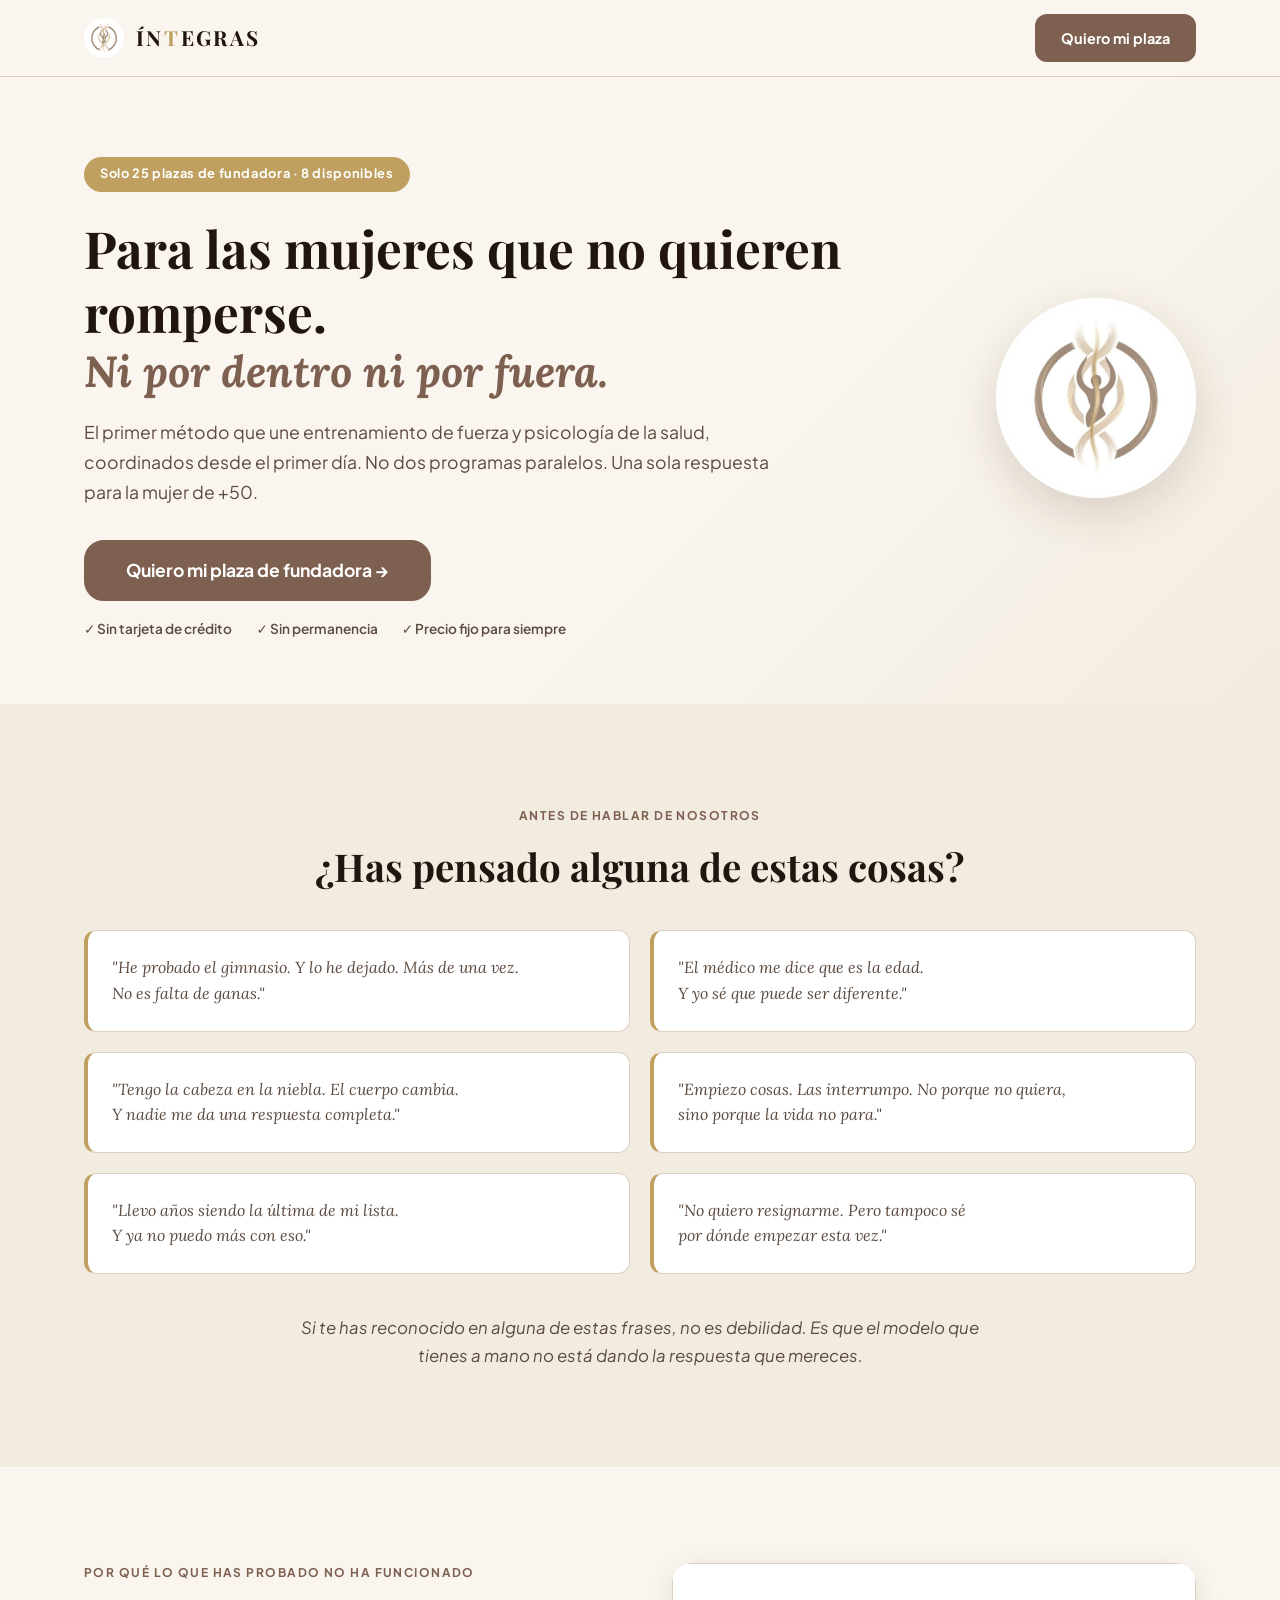
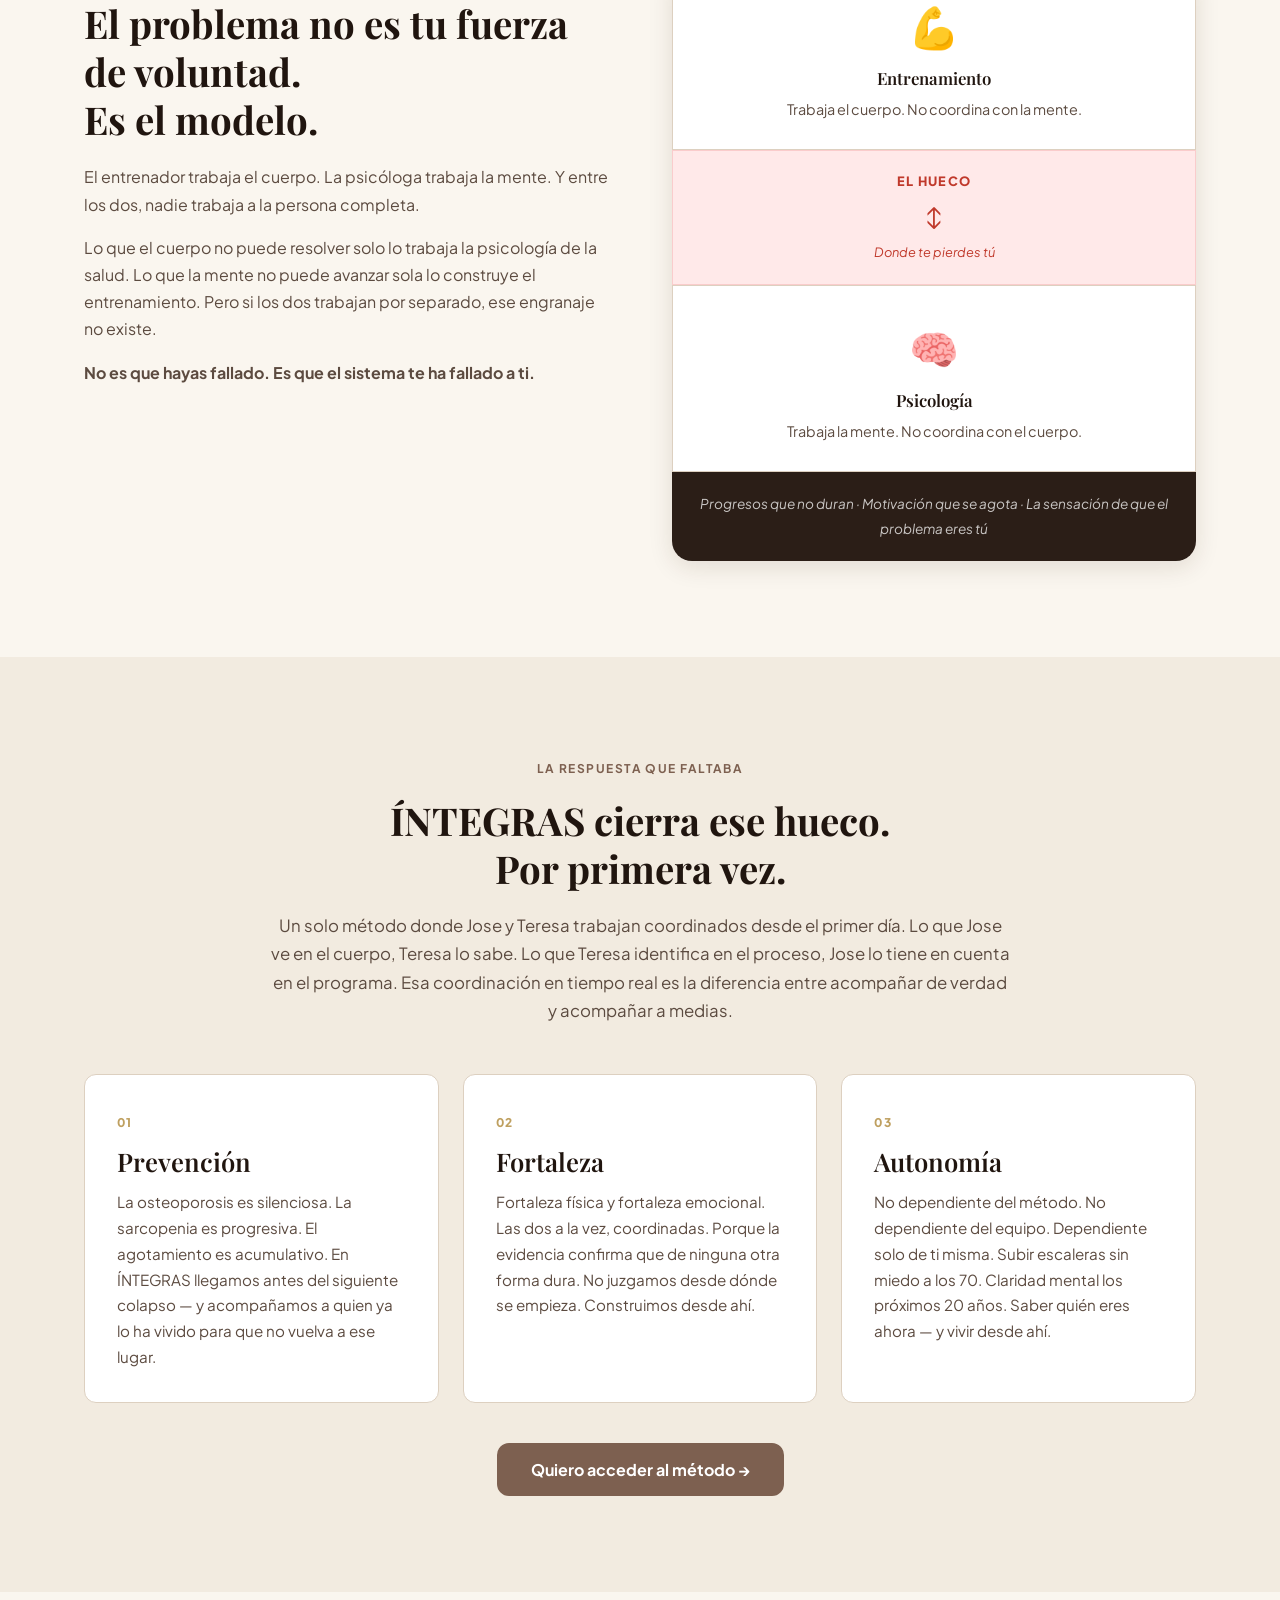
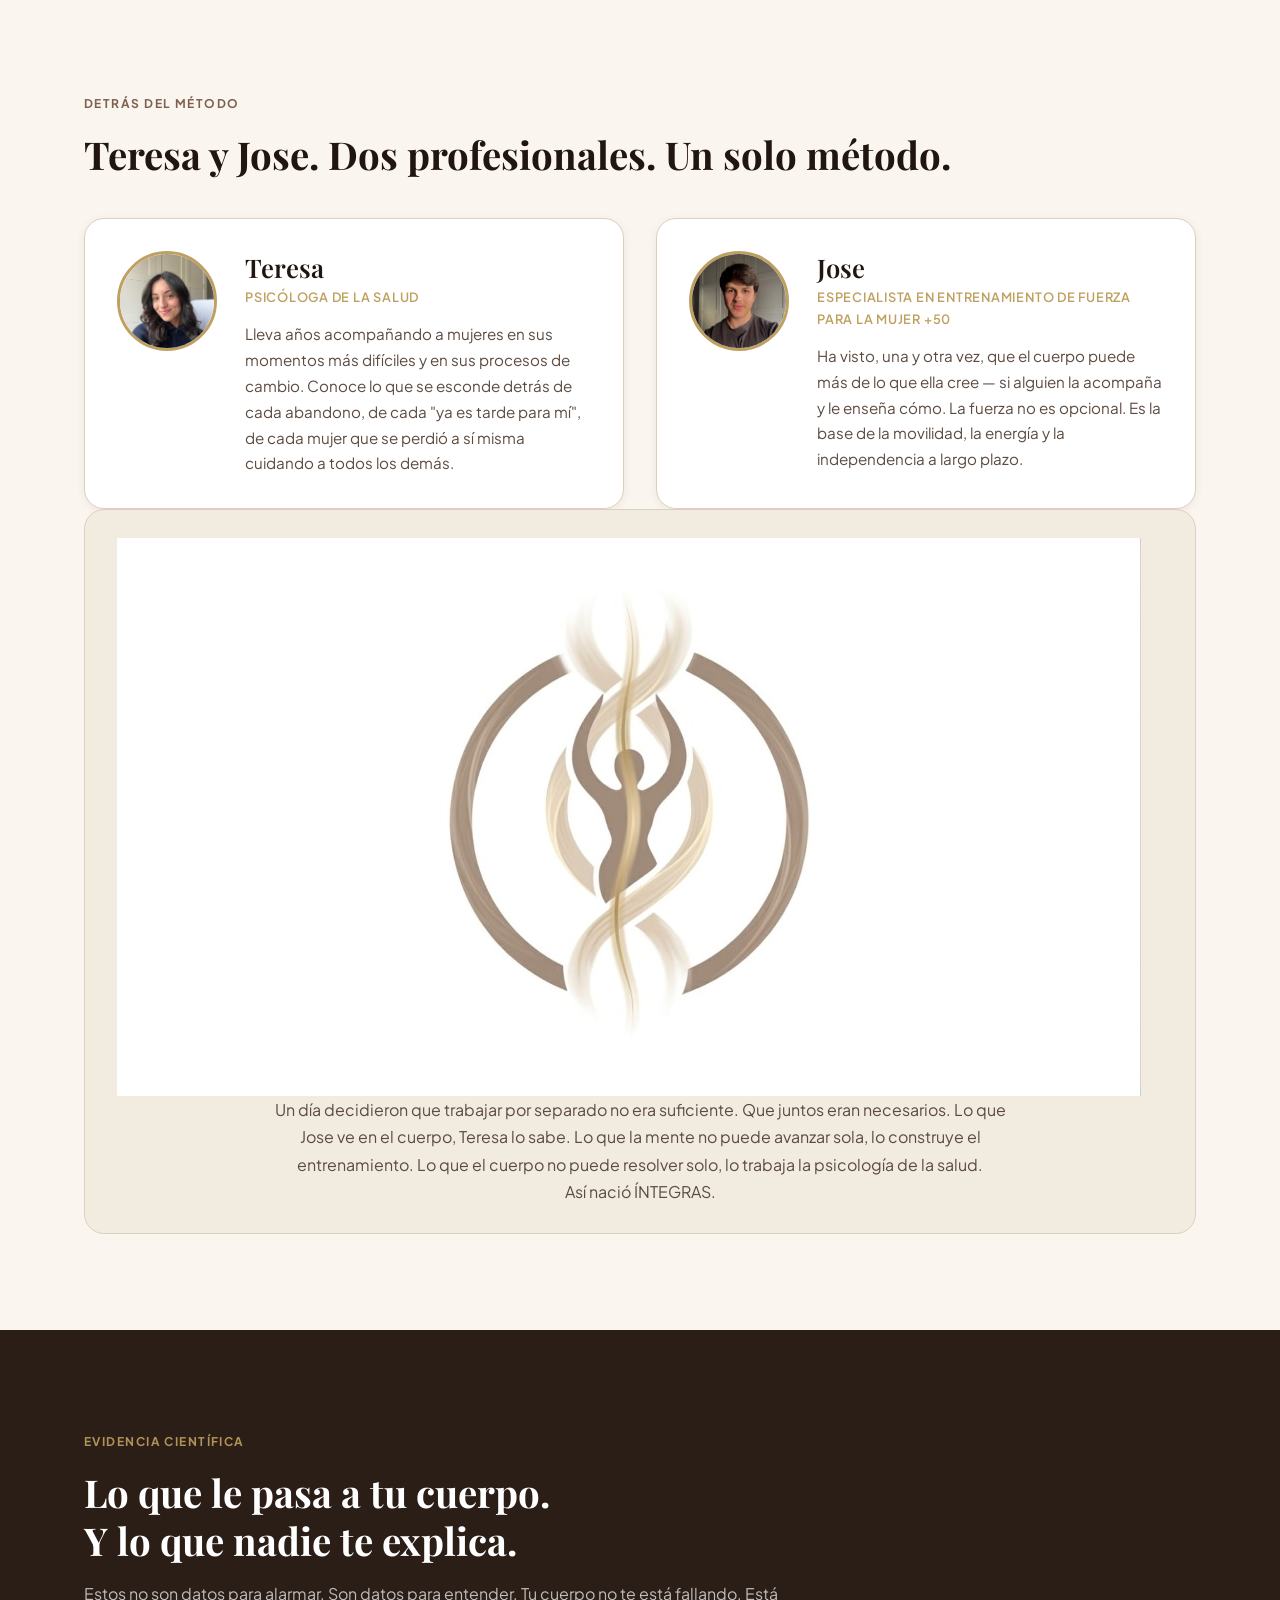
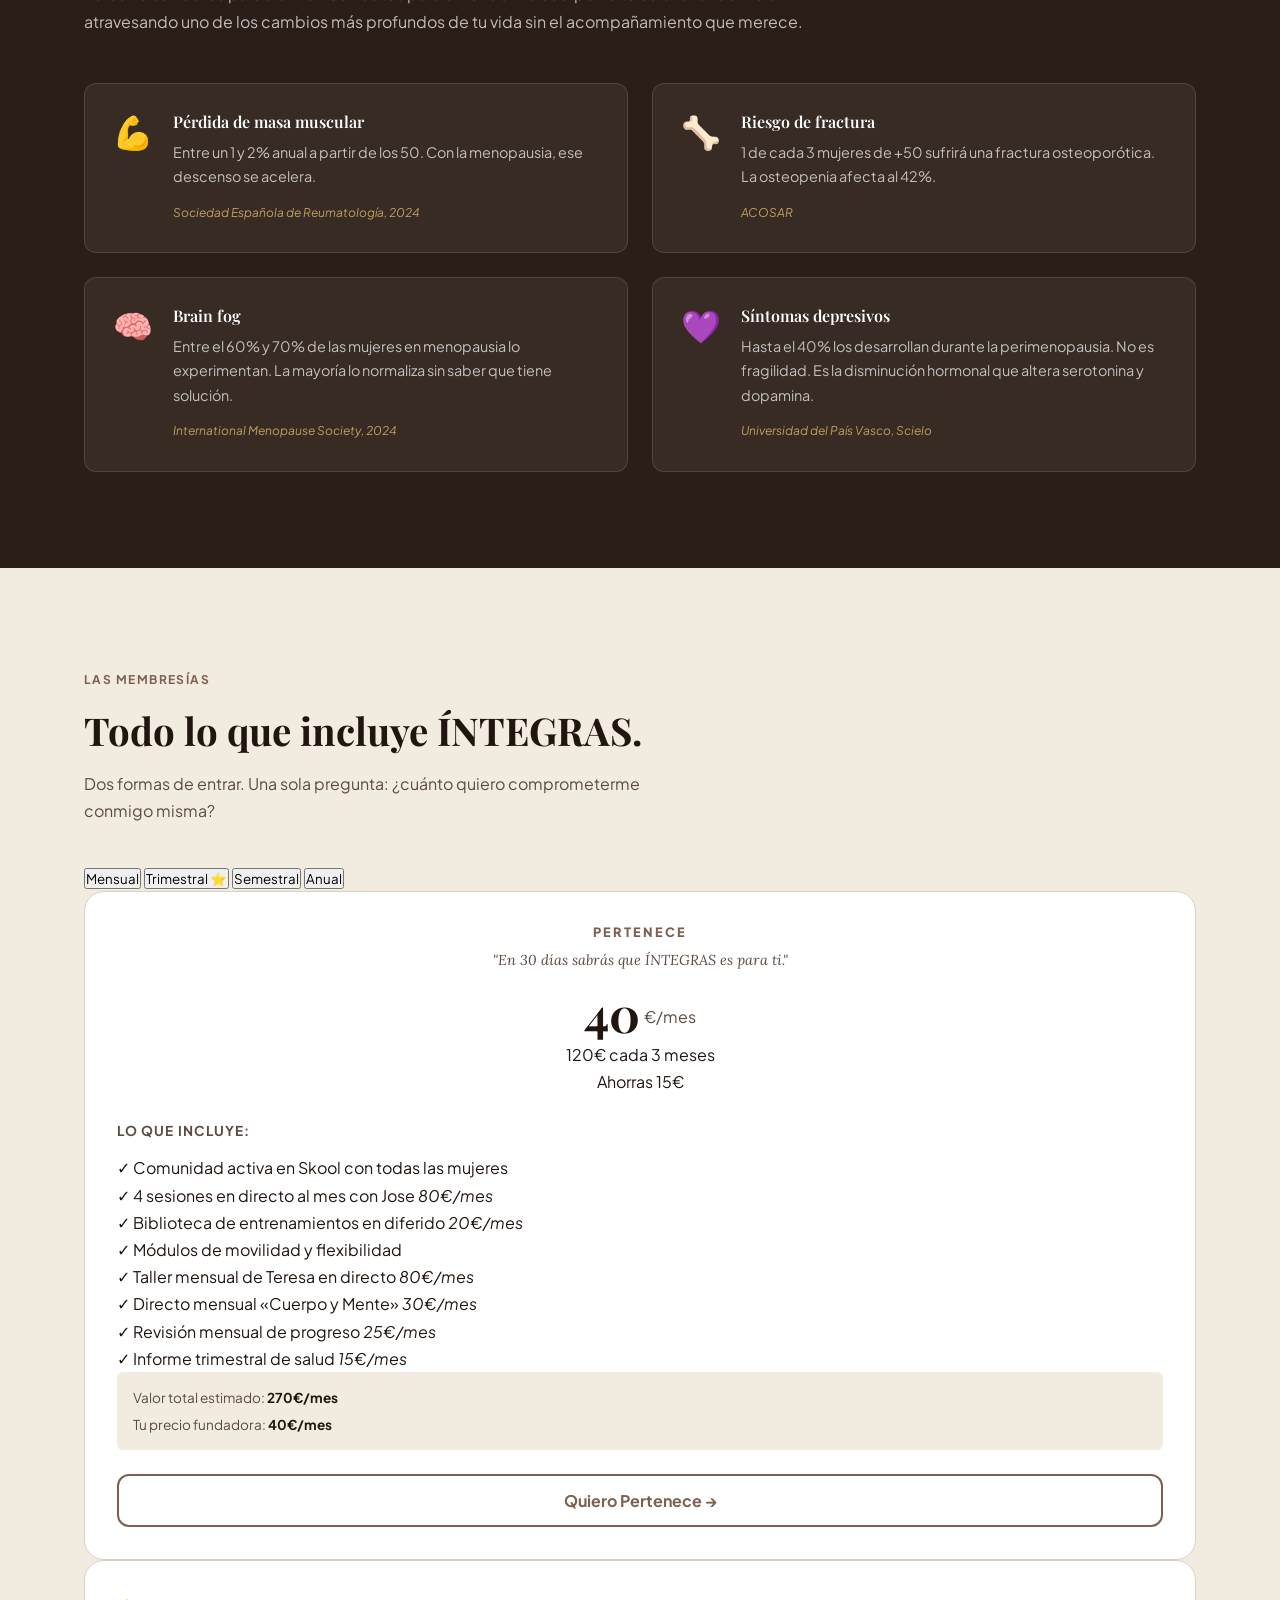
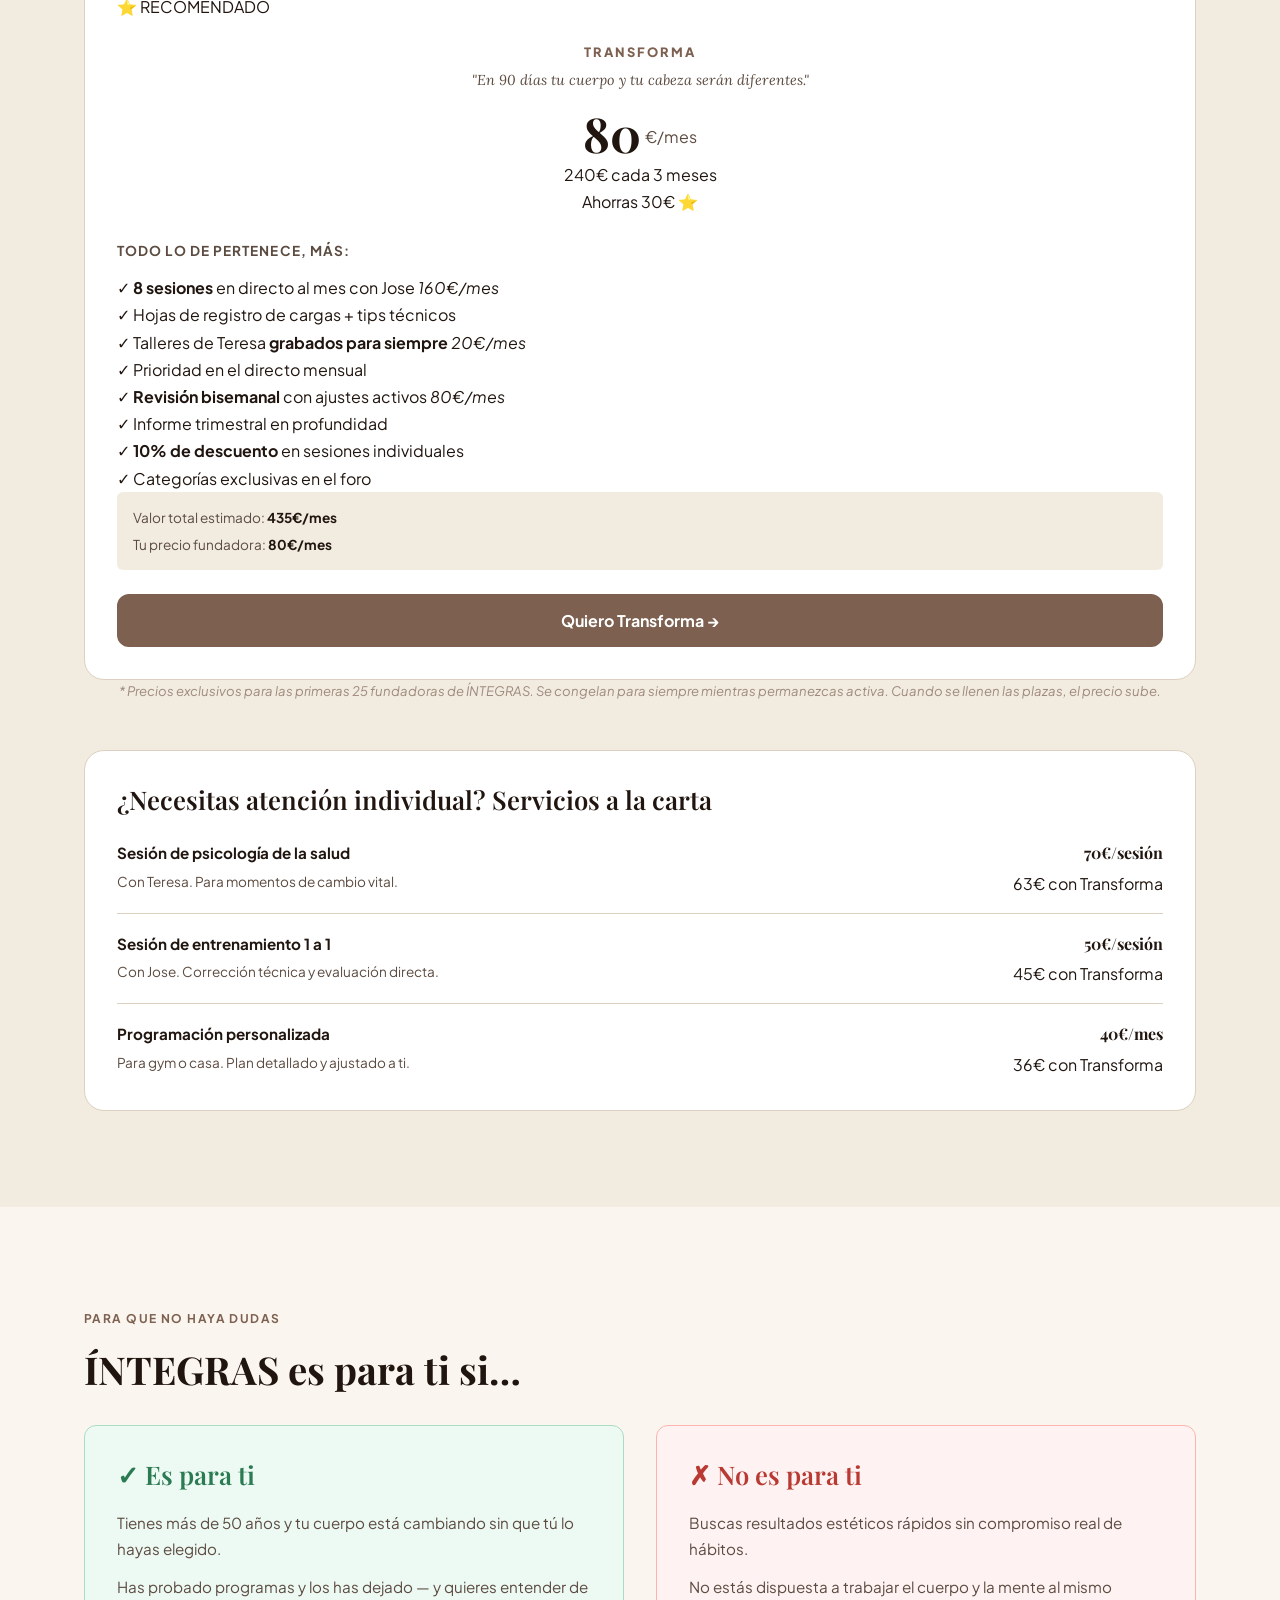
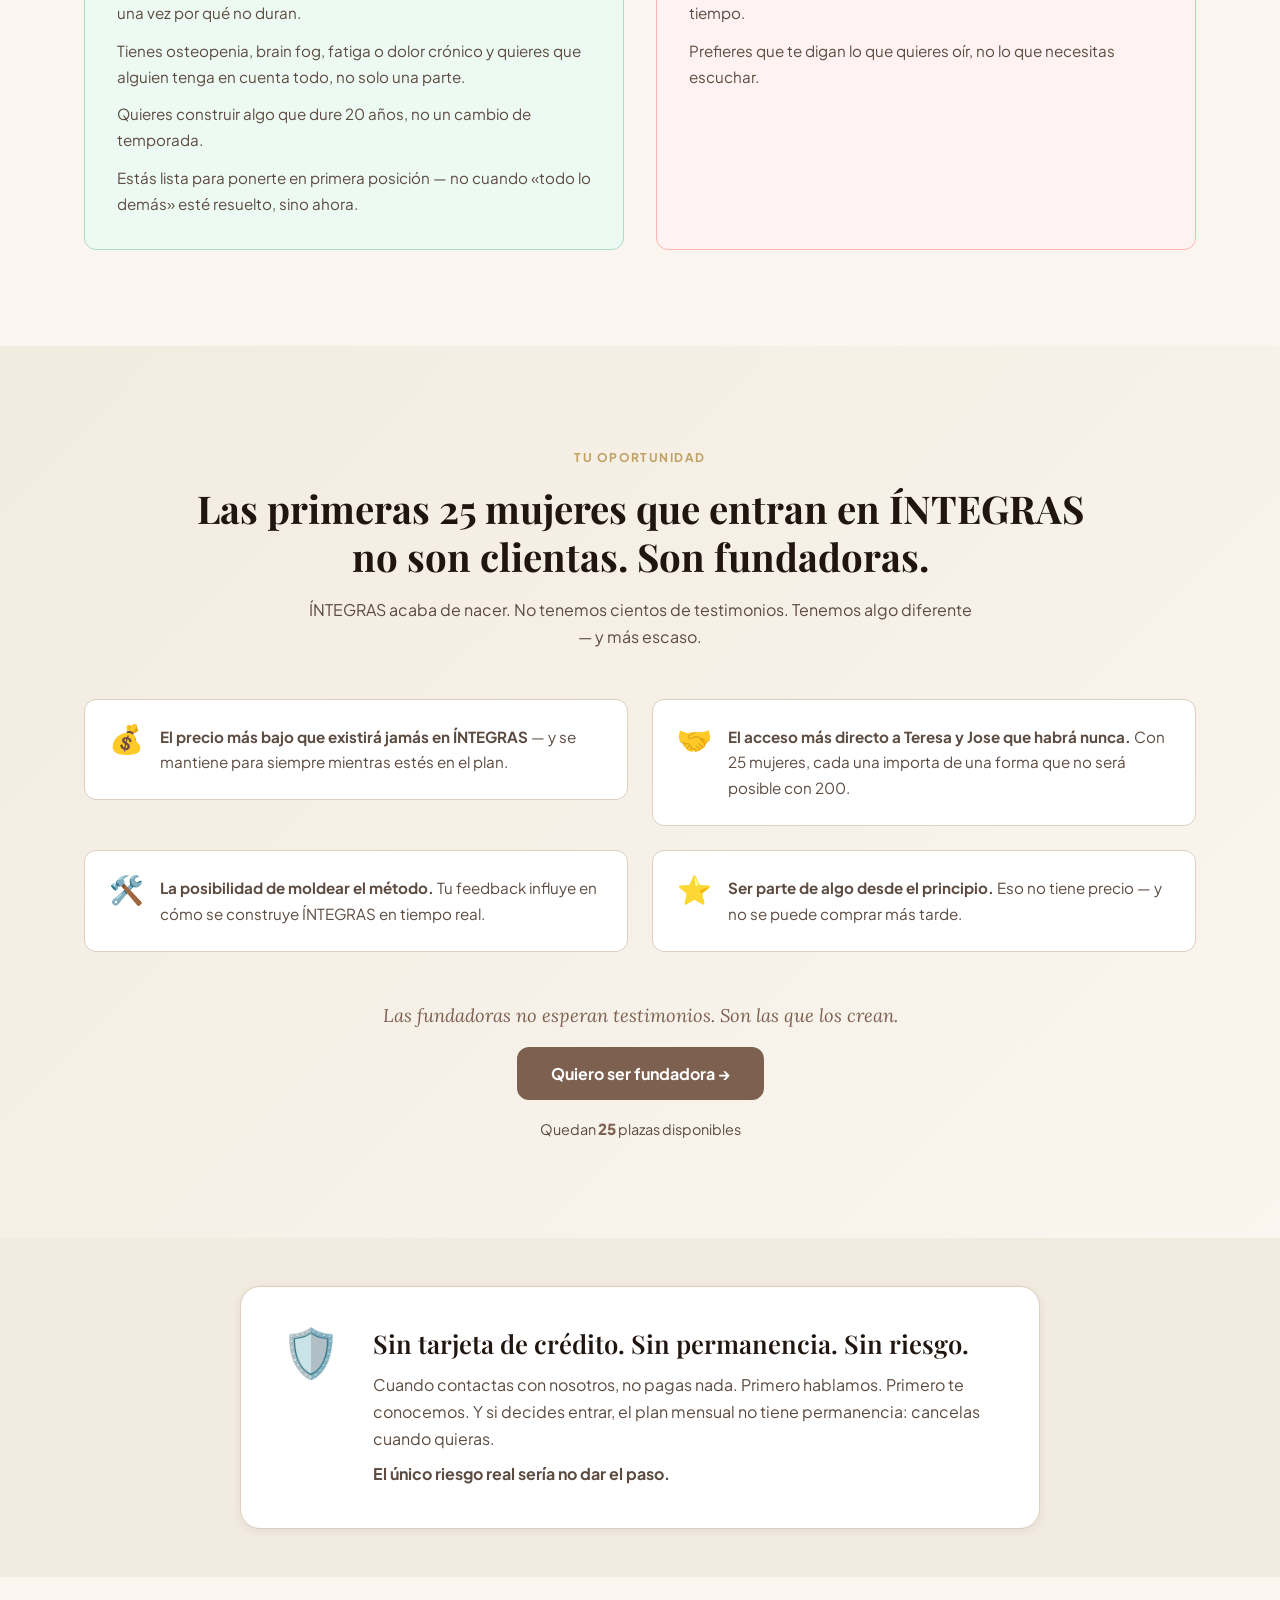
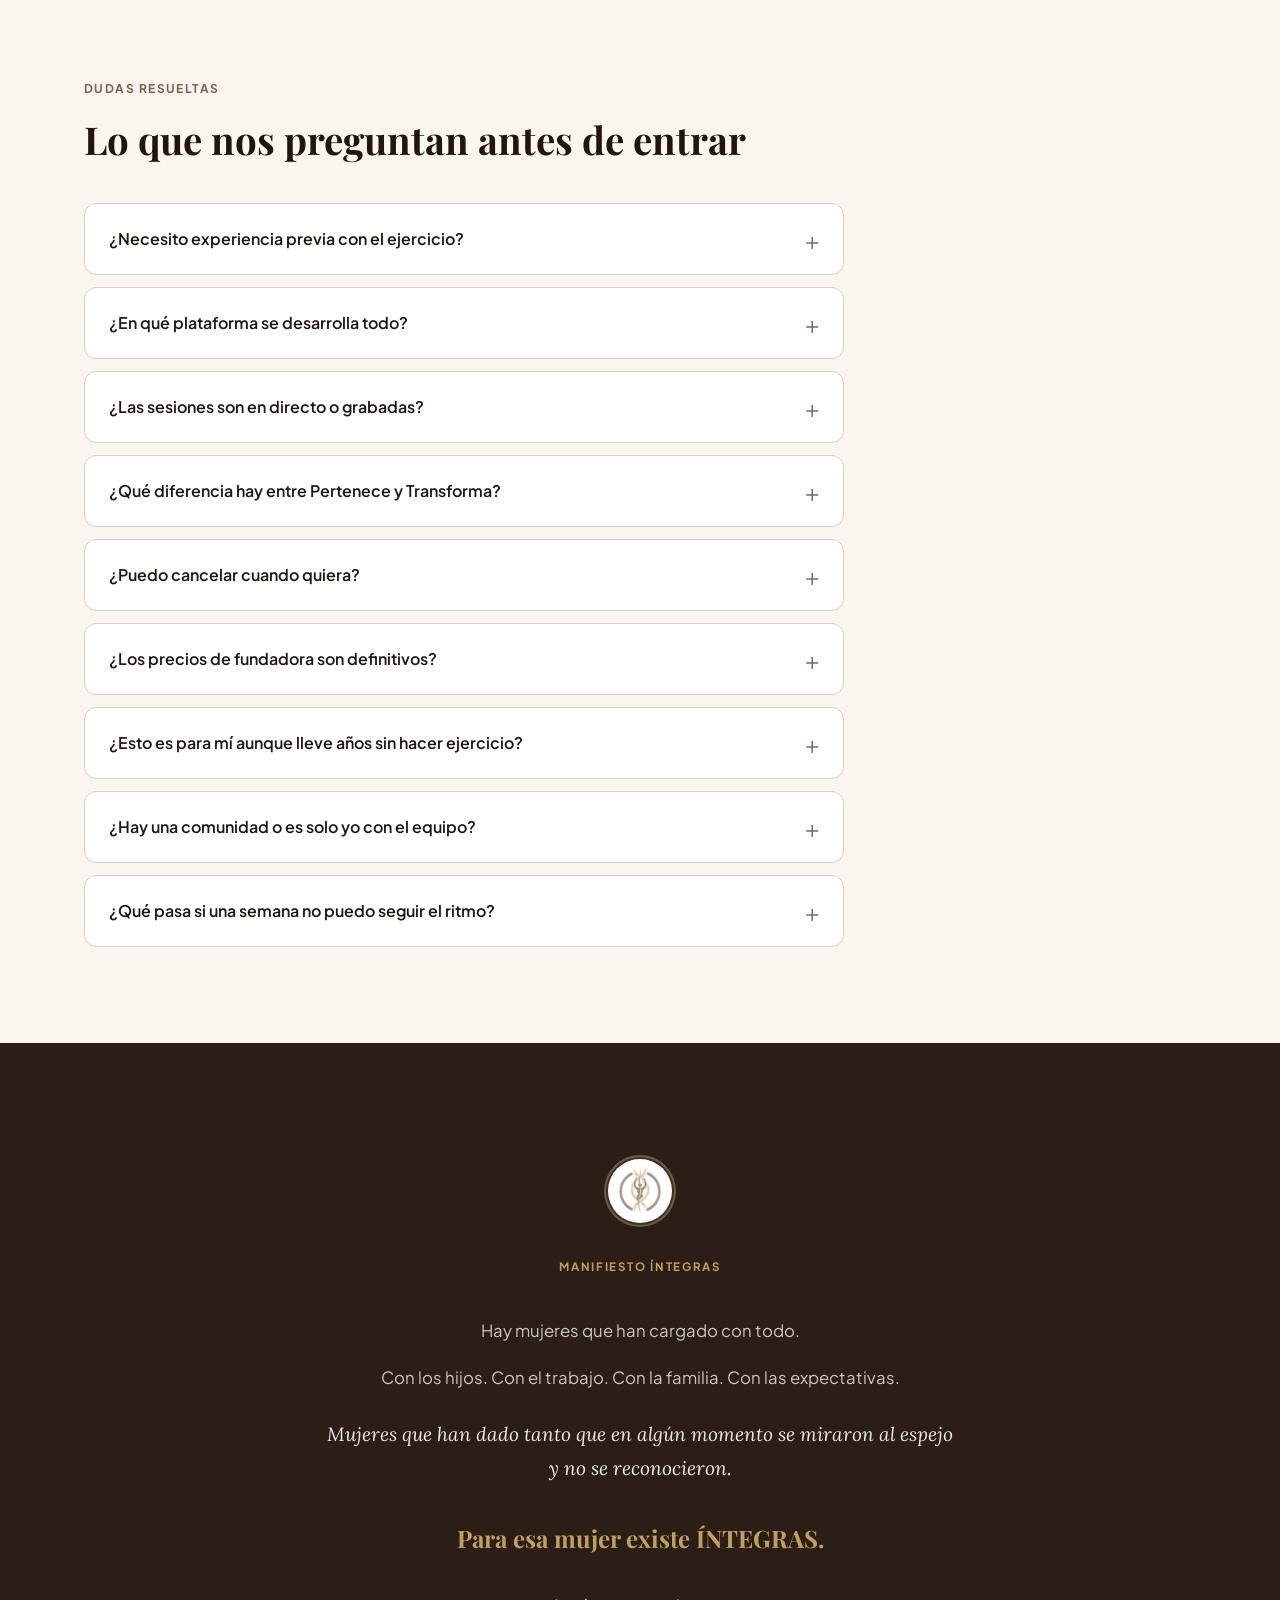
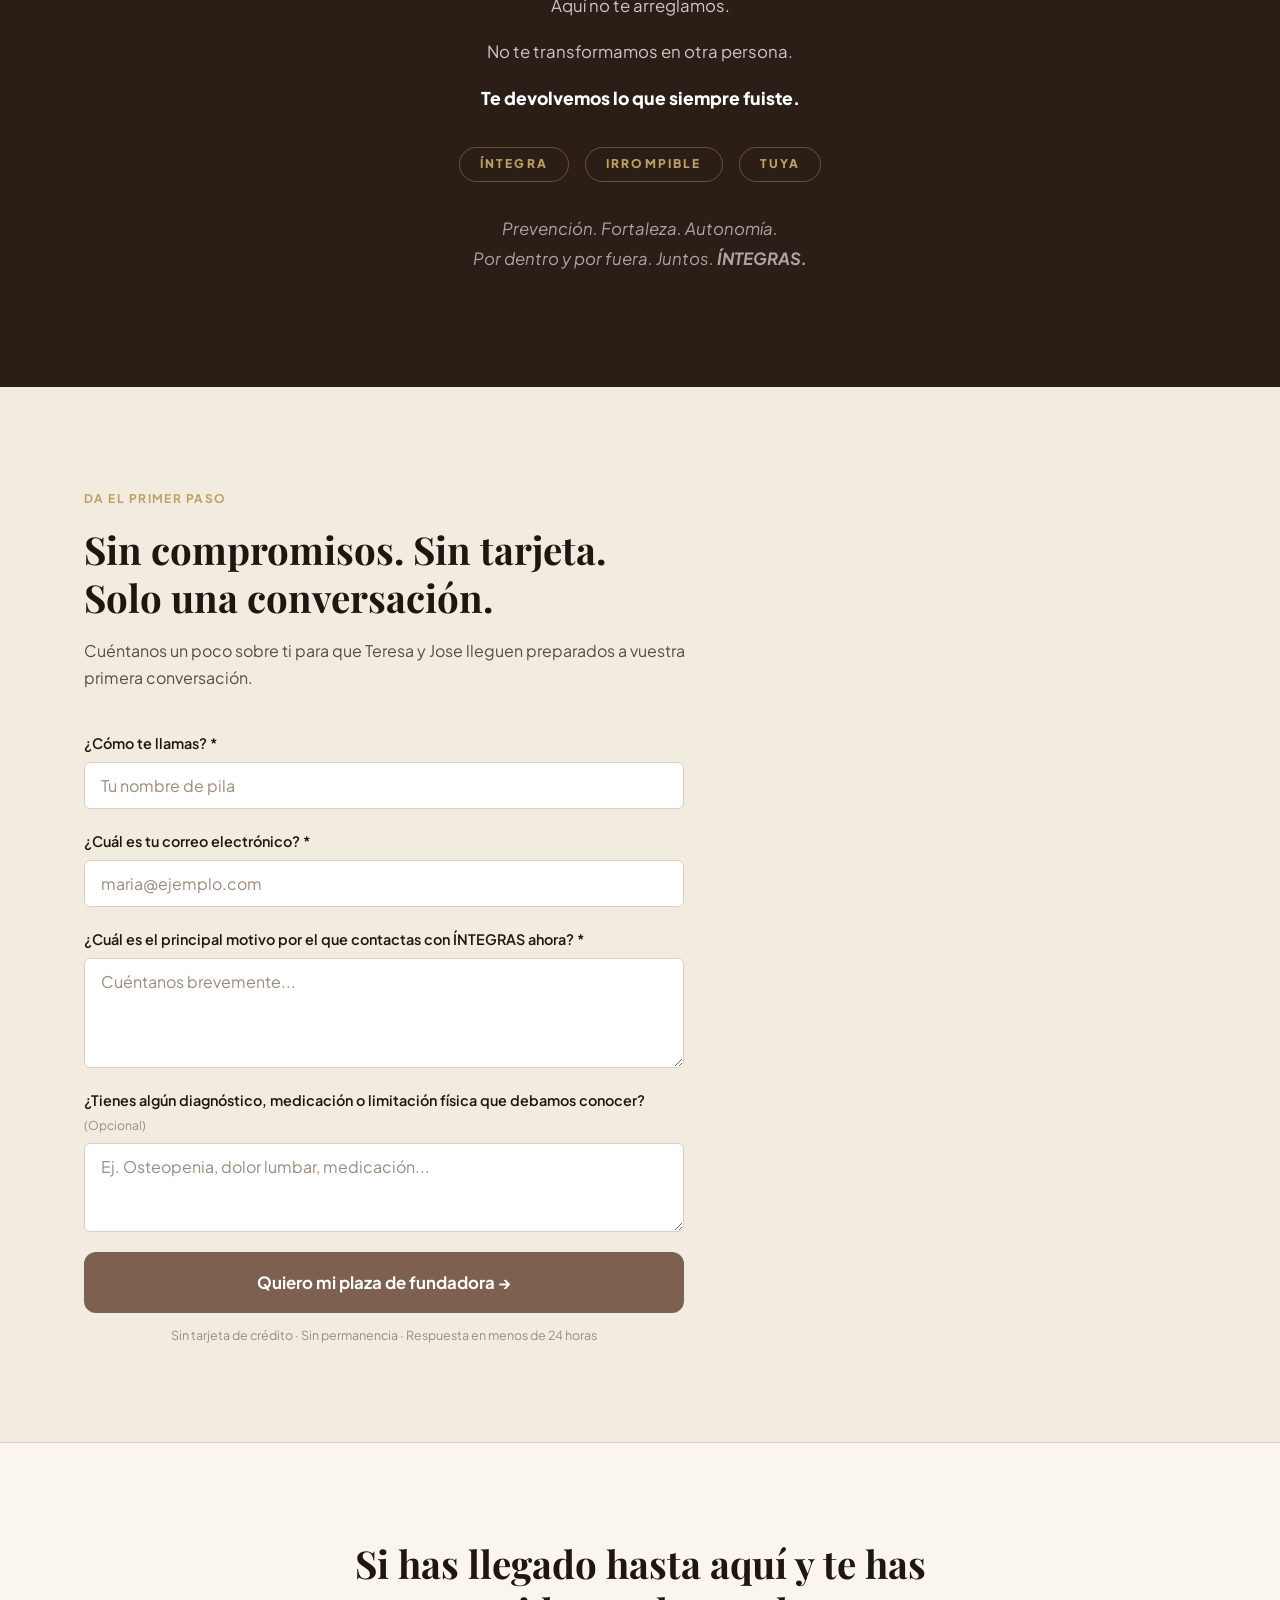
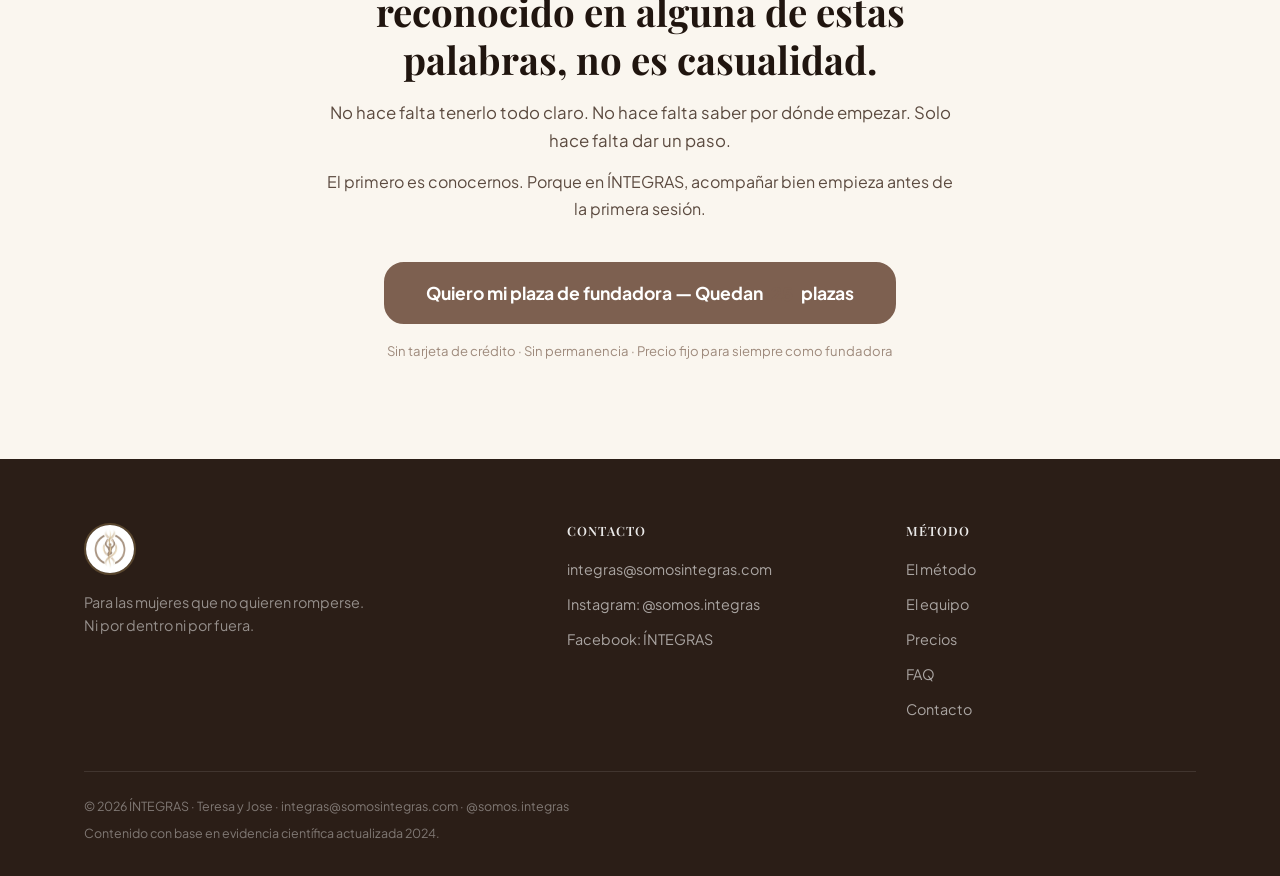
<file: html/index.backup.html>
<!DOCTYPE html>
<html lang="es">
<head>
    <meta charset="UTF-8">
    <meta name="viewport" content="width=device-width, initial-scale=1.0">
    <title>ÍNTEGRAS — Para las mujeres que no quieren romperse</title>

    <meta name="description" content="Entrenamiento de fuerza y psicología de la salud, coordinados. El método para la mujer de +50 que ya ha decidido que es su momento.">
    <meta property="og:title" content="ÍNTEGRAS — Para las mujeres que no quieren romperse">
    <meta property="og:description" content="El primer método que une fuerza y mente, coordinados desde el primer día.">
    <meta property="og:image" content="../images/logo.jpg">
    <meta property="og:type" content="website">
    <meta name="twitter:card" content="summary_large_image">

    <link rel="icon" href="data:image/svg+xml,<svg xmlns=%22http://www.w3.org/2000/svg%22 viewBox=%220 0 100 100%22><text y=%22.9em%22 font-size=%2290%22>💪</text></svg>">
    <link rel="preconnect" href="https://fonts.googleapis.com">
    <link rel="preconnect" href="https://fonts.gstatic.com" crossorigin>
    <link href="https://fonts.googleapis.com/css2?family=Lora:ital,wght@0,400;0,600;1,400;1,600&family=Playfair+Display:ital,wght@0,700;1,700&family=Plus+Jakarta+Sans:wght@400;600;700;800&display=swap" rel="stylesheet">
    <link rel="stylesheet" href="../css/styles.css">
</head>
<body>

<!-- ============================================================
     HEADER — Logo + CTA única (Peep Laja: eliminar salidas)
     ============================================================ -->
<header class="header" id="top">
    <div class="container header-inner">
        <a href="#top" class="logo">
            <img src="../images/logo.jpg" alt="ÍNTEGRAS" class="logo-img">
            <span>ÍN<em>T</em>EGRAS</span>
        </a>
        <button class="btn-cta header-cta js-open-modal">Quiero mi plaza</button>
    </div>
</header>


<!-- ============================================================
     SECCIÓN 1 — HERO
     Wiebe: responde ¿qué es? ¿para quién? ¿qué hace por mí?
     Aagaard: CTA en primera persona + sub-copy que elimina ansiedad
     ============================================================ -->
<section class="hero" id="inicio">
    <div class="container hero-inner">
        <div class="hero-copy">
            <span class="urgency-pill">Solo 25 plazas de fundadora · <strong>8 disponibles</strong></span>

            <h1>
                Para las mujeres que no quieren romperse.<br>
                <span class="serif">Ni por dentro ni por fuera.</span>
            </h1>

            <p class="hero-sub">
                El primer método que une entrenamiento de fuerza y psicología de la salud,
                coordinados desde el primer día. No dos programas paralelos.
                Una sola respuesta para la mujer de +50.
            </p>

            <div class="hero-cta-group">
                <button class="btn-cta btn-lg js-open-modal">
                    Quiero mi plaza de fundadora →
                </button>
                <ul class="trust-bar">
                    <li>✓ Sin tarjeta de crédito</li>
                    <li>✓ Sin permanencia</li>
                    <li>✓ Precio fijo para siempre</li>
                </ul>
            </div>
        </div>

        <div class="hero-visual">
            <img src="../images/logo.jpg" alt="ÍNTEGRAS" class="hero-logo-img">
        </div>
    </div>
</section>


<!-- ============================================================
     SECCIÓN 2 — RECONOCIMIENTO (Voice of Customer — Wiebe)
     Usa sus propias palabras. Antes de hablar del producto.
     ============================================================ -->
<section class="reconocimiento anim" id="reconocimiento">
    <div class="container">
        <span class="section-label">Antes de hablar de nosotros</span>
        <h2>¿Has pensado alguna de estas cosas?</h2>

        <div class="voc-grid">
            <div class="voc-item anim delay-1">
                "He probado el gimnasio. Y lo he dejado. Más de una vez.<br>No es falta de ganas."
            </div>
            <div class="voc-item anim delay-2">
                "El médico me dice que es la edad.<br>Y yo sé que puede ser diferente."
            </div>
            <div class="voc-item anim delay-3">
                "Tengo la cabeza en la niebla. El cuerpo cambia.<br>Y nadie me da una respuesta completa."
            </div>
            <div class="voc-item anim delay-4">
                "Empiezo cosas. Las interrumpo. No porque no quiera,<br>sino porque la vida no para."
            </div>
            <div class="voc-item anim delay-1">
                "Llevo años siendo la última de mi lista.<br>Y ya no puedo más con eso."
            </div>
            <div class="voc-item anim delay-2">
                "No quiero resignarme. Pero tampoco sé<br>por dónde empezar esta vez."
            </div>
        </div>

        <p class="voc-cierre anim">
            Si te has reconocido en alguna de estas frases, no es debilidad.
            Es que el modelo que tienes a mano no está dando la respuesta que mereces.
        </p>
    </div>
</section>


<!-- ============================================================
     SECCIÓN 3 — LA CAUSA RAÍZ (Schwartz: el mecanismo único)
     Por qué todo lo anterior falla. El hueco que ÍNTEGRAS llena.
     ============================================================ -->
<section class="causa anim" id="causa">
    <div class="container causa-inner">
        <div class="causa-copy">
            <span class="section-label">Por qué lo que has probado no ha funcionado</span>
            <h2>El problema no es tu fuerza de voluntad.<br>Es el modelo.</h2>
            <p>El entrenador trabaja el cuerpo. La psicóloga trabaja la mente. Y entre los dos, nadie trabaja a la persona completa.</p>
            <p>Lo que el cuerpo no puede resolver solo lo trabaja la psicología de la salud. Lo que la mente no puede avanzar sola lo construye el entrenamiento. Pero si los dos trabajan por separado, ese engranaje no existe.</p>
            <p><strong>No es que hayas fallado. Es que el sistema te ha fallado a ti.</strong></p>
        </div>

        <div class="causa-diagram anim delay-2">
            <div class="diagrama-bloque bloque-a">
                <span>💪</span>
                <h4>Entrenamiento</h4>
                <p>Trabaja el cuerpo. No coordina con la mente.</p>
            </div>
            <div class="diagrama-gap">
                <span class="gap-label">El hueco</span>
                <span class="gap-icon">↕</span>
                <small>Donde te pierdes tú</small>
            </div>
            <div class="diagrama-bloque bloque-b">
                <span>🧠</span>
                <h4>Psicología</h4>
                <p>Trabaja la mente. No coordina con el cuerpo.</p>
            </div>
            <div class="diagrama-resultado">
                Progresos que no duran · Motivación que se agota · La sensación de que el problema eres tú
            </div>
        </div>
    </div>
</section>


<!-- ============================================================
     SECCIÓN 4 — LA SOLUCIÓN (Big Idea — Schwartz)
     El mecanismo único. Cómo ÍNTEGRAS resuelve lo que falla.
     ============================================================ -->
<section class="solucion anim" id="metodo">
    <div class="container">
        <span class="section-label">La respuesta que faltaba</span>
        <h2>ÍNTEGRAS cierra ese hueco.<br>Por primera vez.</h2>
        <p class="solucion-sub">
            Un solo método donde Jose y Teresa trabajan coordinados desde el primer día.
            Lo que Jose ve en el cuerpo, Teresa lo sabe. Lo que Teresa identifica en el proceso,
            Jose lo tiene en cuenta en el programa. Esa coordinación en tiempo real es la diferencia entre acompañar de verdad y acompañar a medias.
        </p>

        <div class="pilares-grid">
            <div class="pilar-card anim delay-1">
                <span class="pilar-num">01</span>
                <h3>Prevención</h3>
                <p>La osteoporosis es silenciosa. La sarcopenia es progresiva. El agotamiento es acumulativo. En ÍNTEGRAS llegamos antes del siguiente colapso — y acompañamos a quien ya lo ha vivido para que no vuelva a ese lugar.</p>
            </div>
            <div class="pilar-card anim delay-2">
                <span class="pilar-num">02</span>
                <h3>Fortaleza</h3>
                <p>Fortaleza física y fortaleza emocional. Las dos a la vez, coordinadas. Porque la evidencia confirma que de ninguna otra forma dura. No juzgamos desde dónde se empieza. Construimos desde ahí.</p>
            </div>
            <div class="pilar-card anim delay-3">
                <span class="pilar-num">03</span>
                <h3>Autonomía</h3>
                <p>No dependiente del método. No dependiente del equipo. Dependiente solo de ti misma. Subir escaleras sin miedo a los 70. Claridad mental los próximos 20 años. Saber quién eres ahora — y vivir desde ahí.</p>
            </div>
        </div>

        <div class="solucion-cta">
            <button class="btn-cta js-open-modal">Quiero acceder al método →</button>
        </div>
    </div>
</section>


<!-- ============================================================
     SECCIÓN 5 — EL EQUIPO (Credibilidad — Peep Laja)
     Trust building. Personas reales, no perfiles corporativos.
     ============================================================ -->
<section class="equipo anim" id="equipo">
    <div class="container">
        <span class="section-label">Detrás del método</span>
        <h2>Teresa y Jose. Dos profesionales. Un solo método.</h2>

        <div class="equipo-grid">
            <div class="equipo-card anim delay-1">
                <div class="equipo-foto-wrap">
                    <img src="../images/teresa.jpg" alt="Teresa, psicóloga de la salud en ÍNTEGRAS" class="equipo-foto foto-teresa">
                </div>
                <div class="equipo-info">
                    <h3>Teresa</h3>
                    <span class="equipo-rol">Psicóloga de la salud</span>
                    <p>Lleva años acompañando a mujeres en sus momentos más difíciles y en sus procesos de cambio. Conoce lo que se esconde detrás de cada abandono, de cada "ya es tarde para mí", de cada mujer que se perdió a sí misma cuidando a todos los demás.</p>
                </div>
            </div>

            <div class="equipo-card anim delay-2">
                <div class="equipo-foto-wrap">
                    <img src="../images/jose.jpg" alt="Jose, especialista en entrenamiento de fuerza para mujer +50" class="equipo-foto foto-jose">
                </div>
                <div class="equipo-info">
                    <h3>Jose</h3>
                    <span class="equipo-rol">Especialista en entrenamiento de fuerza para la mujer +50</span>
                    <p>Ha visto, una y otra vez, que el cuerpo puede más de lo que ella cree — si alguien la acompaña y le enseña cómo. La fuerza no es opcional. Es la base de la movilidad, la energía y la independencia a largo plazo.</p>
                </div>
            </div>
        </div>

        <div class="origen-block anim delay-3">
            <img src="../images/logo.jpg" alt="ÍNTEGRAS" class="origen-logo">
            <p>Un día decidieron que trabajar por separado no era suficiente. Que juntos eran necesarios. Lo que Jose ve en el cuerpo, Teresa lo sabe. Lo que la mente no puede avanzar sola, lo construye el entrenamiento. Lo que el cuerpo no puede resolver solo, lo trabaja la psicología de la salud.</p>
            <p class="origen-final">Así nació ÍNTEGRAS.</p>
        </div>
    </div>
</section>


<!-- ============================================================
     SECCIÓN 6 — EVIDENCIA (Proof — Peep Laja)
     Datos reales que validan el problema. Sin alarmar. Para entender.
     ============================================================ -->
<section class="datos anim" id="datos">
    <div class="container">
        <span class="section-label">Evidencia científica</span>
        <h2>Lo que le pasa a tu cuerpo.<br>Y lo que nadie te explica.</h2>
        <p class="datos-sub">Estos no son datos para alarmar. Son datos para entender. Tu cuerpo no te está fallando. Está atravesando uno de los cambios más profundos de tu vida sin el acompañamiento que merece.</p>

        <div class="datos-grid">
            <div class="dato-card anim delay-1">
                <span class="dato-emoji">💪</span>
                <div>
                    <h3>Pérdida de masa muscular</h3>
                    <p>Entre un 1 y 2% anual a partir de los 50. Con la menopausia, ese descenso se acelera.</p>
                    <span class="dato-fuente">Sociedad Española de Reumatología, 2024</span>
                </div>
            </div>
            <div class="dato-card anim delay-2">
                <span class="dato-emoji">🦴</span>
                <div>
                    <h3>Riesgo de fractura</h3>
                    <p>1 de cada 3 mujeres de +50 sufrirá una fractura osteoporótica. La osteopenia afecta al 42%.</p>
                    <span class="dato-fuente">ACOSAR</span>
                </div>
            </div>
            <div class="dato-card anim delay-3">
                <span class="dato-emoji">🧠</span>
                <div>
                    <h3>Brain fog</h3>
                    <p>Entre el 60% y 70% de las mujeres en menopausia lo experimentan. La mayoría lo normaliza sin saber que tiene solución.</p>
                    <span class="dato-fuente">International Menopause Society, 2024</span>
                </div>
            </div>
            <div class="dato-card anim delay-4">
                <span class="dato-emoji">💜</span>
                <div>
                    <h3>Síntomas depresivos</h3>
                    <p>Hasta el 40% los desarrollan durante la perimenopausia. No es fragilidad. Es la disminución hormonal que altera serotonina y dopamina.</p>
                    <span class="dato-fuente">Universidad del País Vasco, Scielo</span>
                </div>
            </div>
        </div>
    </div>
</section>


<!-- ============================================================
     SECCIÓN 7 — LA OFERTA (Value Stack — Hormozi / Brunson)
     Muestra el valor ANTES del precio. Selector de periodo.
     ============================================================ -->
<section class="oferta anim" id="tarifas">
    <div class="container">
        <span class="section-label">Las membresías</span>
        <h2>Todo lo que incluye ÍNTEGRAS.</h2>
        <p class="oferta-sub">Dos formas de entrar. Una sola pregunta: ¿cuánto quiero comprometerme conmigo misma?</p>

        <div class="period-selector">
            <button class="period-btn" data-period="mensual">Mensual</button>
            <button class="period-btn active" data-period="trimestral">Trimestral ⭐</button>
            <button class="period-btn" data-period="semestral">Semestral</button>
            <button class="period-btn" data-period="anual">Anual</button>
        </div>

        <div class="planes-grid">

            <!-- PLAN PERTENECE -->
            <div class="plan-card" id="plan-pertenece">
                <div class="plan-head">
                    <h3 class="plan-nombre">PERTENECE</h3>
                    <p class="plan-claim">"En 30 días sabrás que ÍNTEGRAS es para ti."</p>
                    <div class="plan-precio-wrap">
                        <span class="plan-precio" id="price-pertenece">40</span>
                        <span class="plan-precio-suf" id="suffix-pertenece">€/mes</span>
                    </div>
                    <p class="plan-total" id="total-pertenece">120€ cada 3 meses</p>
                    <span class="plan-ahorro" id="saving-pertenece">Ahorras 15€</span>
                </div>

                <div class="plan-value-stack">
                    <p class="valor-titulo">Lo que incluye:</p>
                    <ul class="valor-lista">
                        <li><span class="ck">✓</span> Comunidad activa en Skool con todas las mujeres</li>
                        <li><span class="ck">✓</span> 4 sesiones en directo al mes con Jose <em class="val">80€/mes</em></li>
                        <li><span class="ck">✓</span> Biblioteca de entrenamientos en diferido <em class="val">20€/mes</em></li>
                        <li><span class="ck">✓</span> Módulos de movilidad y flexibilidad</li>
                        <li><span class="ck">✓</span> Taller mensual de Teresa en directo <em class="val">80€/mes</em></li>
                        <li><span class="ck">✓</span> Directo mensual «Cuerpo y Mente» <em class="val">30€/mes</em></li>
                        <li><span class="ck">✓</span> Revisión mensual de progreso <em class="val">25€/mes</em></li>
                        <li><span class="ck">✓</span> Informe trimestral de salud <em class="val">15€/mes</em></li>
                    </ul>
                    <div class="valor-resumen">
                        <span>Valor total estimado: <strong>270€/mes</strong></span>
                        <span>Tu precio fundadora: <strong id="pdisplay-pertenece">40€/mes</strong></span>
                    </div>
                </div>

                <button class="btn-cta btn-outline js-open-modal" data-plan="pertenece">Quiero Pertenece →</button>
            </div>

            <!-- PLAN TRANSFORMA -->
            <div class="plan-card plan-destacado" id="plan-transforma">
                <div class="plan-badge-top">⭐ RECOMENDADO</div>
                <div class="plan-head">
                    <h3 class="plan-nombre">TRANSFORMA</h3>
                    <p class="plan-claim">"En 90 días tu cuerpo y tu cabeza serán diferentes."</p>
                    <div class="plan-precio-wrap">
                        <span class="plan-precio" id="price-transforma">80</span>
                        <span class="plan-precio-suf" id="suffix-transforma">€/mes</span>
                    </div>
                    <p class="plan-total" id="total-transforma">240€ cada 3 meses</p>
                    <span class="plan-ahorro" id="saving-transforma">Ahorras 30€ ⭐</span>
                </div>

                <div class="plan-value-stack">
                    <p class="valor-titulo">Todo lo de Pertenece, más:</p>
                    <ul class="valor-lista">
                        <li><span class="ck plus">✓</span> <strong>8 sesiones</strong> en directo al mes con Jose <em class="val">160€/mes</em></li>
                        <li><span class="ck plus">✓</span> Hojas de registro de cargas + tips técnicos</li>
                        <li><span class="ck plus">✓</span> Talleres de Teresa <strong>grabados para siempre</strong> <em class="val">20€/mes</em></li>
                        <li><span class="ck plus">✓</span> Prioridad en el directo mensual</li>
                        <li><span class="ck plus">✓</span> <strong>Revisión bisemanal</strong> con ajustes activos <em class="val">80€/mes</em></li>
                        <li><span class="ck plus">✓</span> Informe trimestral en profundidad</li>
                        <li><span class="ck plus">✓</span> <strong>10% de descuento</strong> en sesiones individuales</li>
                        <li><span class="ck plus">✓</span> Categorías exclusivas en el foro</li>
                    </ul>
                    <div class="valor-resumen valor-resumen-dest">
                        <span>Valor total estimado: <strong>435€/mes</strong></span>
                        <span>Tu precio fundadora: <strong id="pdisplay-transforma">80€/mes</strong></span>
                    </div>
                </div>

                <button class="btn-cta js-open-modal" data-plan="transforma">Quiero Transforma →</button>
            </div>
        </div>

        <p class="plan-nota">
            * Precios exclusivos para las primeras 25 fundadoras de ÍNTEGRAS. Se congelan para siempre
            mientras permanezcas activa. Cuando se llenen las plazas, el precio sube.
        </p>

        <!-- Servicios a la carta -->
        <div class="carta-wrap anim">
            <h3>¿Necesitas atención individual? Servicios a la carta</h3>
            <div class="carta-grid">
                <div class="carta-item">
                    <div>
                        <strong>Sesión de psicología de la salud</strong>
                        <p>Con Teresa. Para momentos de cambio vital.</p>
                    </div>
                    <div class="carta-precios">
                        <span class="carta-precio">70€/sesión</span>
                        <span class="carta-desc">63€ con Transforma</span>
                    </div>
                </div>
                <div class="carta-item">
                    <div>
                        <strong>Sesión de entrenamiento 1 a 1</strong>
                        <p>Con Jose. Corrección técnica y evaluación directa.</p>
                    </div>
                    <div class="carta-precios">
                        <span class="carta-precio">50€/sesión</span>
                        <span class="carta-desc">45€ con Transforma</span>
                    </div>
                </div>
                <div class="carta-item">
                    <div>
                        <strong>Programación personalizada</strong>
                        <p>Para gym o casa. Plan detallado y ajustado a ti.</p>
                    </div>
                    <div class="carta-precios">
                        <span class="carta-precio">40€/mes</span>
                        <span class="carta-desc">36€ con Transforma</span>
                    </div>
                </div>
            </div>
        </div>
    </div>
</section>


<!-- ============================================================
     SECCIÓN 8 — PARA QUIÉN / NO PARA QUIÉN (Hormozi)
     Qualifica al lead. Aumenta deseo en los correctos.
     ============================================================ -->
<section class="para-quien anim" id="para-quien">
    <div class="container">
        <span class="section-label">Para que no haya dudas</span>
        <h2>ÍNTEGRAS es para ti si…</h2>

        <div class="pq-grid">
            <div class="pq-col es-para anim delay-1">
                <h3>✓ Es para ti</h3>
                <ul>
                    <li>Tienes más de 50 años y tu cuerpo está cambiando sin que tú lo hayas elegido.</li>
                    <li>Has probado programas y los has dejado — y quieres entender de una vez por qué no duran.</li>
                    <li>Tienes osteopenia, brain fog, fatiga o dolor crónico y quieres que alguien tenga en cuenta todo, no solo una parte.</li>
                    <li>Quieres construir algo que dure 20 años, no un cambio de temporada.</li>
                    <li>Estás lista para ponerte en primera posición — no cuando «todo lo demás» esté resuelto, sino ahora.</li>
                </ul>
            </div>
            <div class="pq-col no-para anim delay-2">
                <h3>✗ No es para ti</h3>
                <ul>
                    <li>Buscas resultados estéticos rápidos sin compromiso real de hábitos.</li>
                    <li>No estás dispuesta a trabajar el cuerpo y la mente al mismo tiempo.</li>
                    <li>Prefieres que te digan lo que quieres oír, no lo que necesitas escuchar.</li>
                </ul>
            </div>
        </div>
    </div>
</section>


<!-- ============================================================
     SECCIÓN 9 — FUNDADORAS (Brunson: urgencia honesta)
     El valor único del momento de lanzamiento.
     ============================================================ -->
<section class="fundadoras anim" id="fundadoras">
    <div class="container">
        <span class="section-label badge-gold-label">Tu oportunidad</span>
        <h2>Las primeras 25 mujeres que entran en ÍNTEGRAS<br>no son clientas. Son fundadoras.</h2>
        <p class="fundadoras-sub">ÍNTEGRAS acaba de nacer. No tenemos cientos de testimonios. Tenemos algo diferente — y más escaso.</p>

        <div class="fi-grid">
            <div class="fi-item anim delay-1">
                <span class="fi-icon">💰</span>
                <p><strong>El precio más bajo que existirá jamás en ÍNTEGRAS</strong> — y se mantiene para siempre mientras estés en el plan.</p>
            </div>
            <div class="fi-item anim delay-2">
                <span class="fi-icon">🤝</span>
                <p><strong>El acceso más directo a Teresa y Jose que habrá nunca.</strong> Con 25 mujeres, cada una importa de una forma que no será posible con 200.</p>
            </div>
            <div class="fi-item anim delay-3">
                <span class="fi-icon">🛠️</span>
                <p><strong>La posibilidad de moldear el método.</strong> Tu feedback influye en cómo se construye ÍNTEGRAS en tiempo real.</p>
            </div>
            <div class="fi-item anim delay-4">
                <span class="fi-icon">⭐</span>
                <p><strong>Ser parte de algo desde el principio.</strong> Eso no tiene precio — y no se puede comprar más tarde.</p>
            </div>
        </div>

        <div class="fi-cierre anim">
            <p class="fi-frase">Las fundadoras no esperan testimonios. Son las que los crean.</p>
            <button class="btn-cta js-open-modal">Quiero ser fundadora →</button>
            <p class="plazas-aviso">Quedan <span class="plazas-num">8</span> plazas disponibles</p>
        </div>
    </div>
</section>


<!-- ============================================================
     SECCIÓN 10 — ELIMINACIÓN DE RIESGO (Aagaard + Hormozi)
     El miedo al compromiso es el freno nº1. Elimínalo aquí.
     ============================================================ -->
<section class="garantia anim">
    <div class="container garantia-inner">
        <div class="garantia-icon">🛡️</div>
        <div>
            <h3>Sin tarjeta de crédito. Sin permanencia. Sin riesgo.</h3>
            <p>Cuando contactas con nosotros, no pagas nada. Primero hablamos. Primero te conocemos. Y si decides entrar, el plan mensual no tiene permanencia: cancelas cuando quieras.</p>
            <p><strong>El único riesgo real sería no dar el paso.</strong></p>
        </div>
    </div>
</section>


<!-- ============================================================
     SECCIÓN 11 — FAQ (Objeciones — Aagaard)
     Cada pregunta es una objeción disfrazada. Respóndela antes.
     ============================================================ -->
<section class="faq anim" id="faq">
    <div class="container">
        <span class="section-label">Dudas resueltas</span>
        <h2>Lo que nos preguntan antes de entrar</h2>

        <div class="faq-lista">
            <div class="faq-item">
                <button class="faq-preg">
                    <span>¿Necesito experiencia previa con el ejercicio?</span>
                    <span class="faq-icono">+</span>
                </button>
                <div class="faq-resp"><div class="faq-resp-inner">
                    No. Los entrenamientos de Jose están diseñados para cada mujer desde donde está, independientemente de su nivel previo. Empezamos desde cero si es necesario, con total seguridad y progresión.
                </div></div>
            </div>
            <div class="faq-item">
                <button class="faq-preg">
                    <span>¿En qué plataforma se desarrolla todo?</span>
                    <span class="faq-icono">+</span>
                </button>
                <div class="faq-resp"><div class="faq-resp-inner">
                    En Skool — una plataforma sencilla e intuitiva que integra el aula de contenidos, el foro de comunidad y el calendario de directos. Todo en un solo lugar, sin complicaciones técnicas.
                </div></div>
            </div>
            <div class="faq-item">
                <button class="faq-preg">
                    <span>¿Las sesiones son en directo o grabadas?</span>
                    <span class="faq-icono">+</span>
                </button>
                <div class="faq-resp"><div class="faq-resp-inner">
                    Hay sesiones en directo cada semana y contenido grabado disponible siempre. Si no puedes asistir, las sesiones de Jose quedan disponibles para verlas cuando quieras.
                </div></div>
            </div>
            <div class="faq-item">
                <button class="faq-preg">
                    <span>¿Qué diferencia hay entre Pertenece y Transforma?</span>
                    <span class="faq-icono">+</span>
                </button>
                <div class="faq-resp"><div class="faq-resp-inner">
                    Cuatro diferencias clave: el doble de sesiones semanales con Jose, los talleres de Teresa grabados y accesibles para siempre, la revisión bisemanal con ajustes activos, y prioridad en el directo mensual. Si quieres acompañamiento real y activo, Transforma es el plan.
                </div></div>
            </div>
            <div class="faq-item">
                <button class="faq-preg">
                    <span>¿Puedo cancelar cuando quiera?</span>
                    <span class="faq-icono">+</span>
                </button>
                <div class="faq-resp"><div class="faq-resp-inner">
                    Sí. No hay permanencia obligatoria. Los planes trimestrales, semestrales y anuales se pagan por adelantado y no tienen devolución prorrateada, pero puedes no renovar cuando quieras.
                </div></div>
            </div>
            <div class="faq-item">
                <button class="faq-preg">
                    <span>¿Los precios de fundadora son definitivos?</span>
                    <span class="faq-icono">+</span>
                </button>
                <div class="faq-resp"><div class="faq-resp-inner">
                    Sí. Los precios actuales son exclusivos para las primeras 25 fundadoras. Se congelan para siempre mientras permanezcas activa. Cuando se llenen las plazas, el precio sube para nuevas entradas.
                </div></div>
            </div>
            <div class="faq-item">
                <button class="faq-preg">
                    <span>¿Esto es para mí aunque lleve años sin hacer ejercicio?</span>
                    <span class="faq-icono">+</span>
                </button>
                <div class="faq-resp"><div class="faq-resp-inner">
                    Especialmente para ti. La mayoría de mujeres que llegan a ÍNTEGRAS llevan tiempo paradas o han probado cosas que no funcionaron. Jose empieza desde donde estás — sin juicios, sin comparaciones, con total seguridad.
                </div></div>
            </div>
            <div class="faq-item">
                <button class="faq-preg">
                    <span>¿Hay una comunidad o es solo yo con el equipo?</span>
                    <span class="faq-icono">+</span>
                </button>
                <div class="faq-resp"><div class="faq-resp-inner">
                    Hay una comunidad entera de mujeres en tu misma etapa. El apoyo mutuo es uno de los valores más destacados por quienes ya están dentro. No estás sola en esto.
                </div></div>
            </div>
            <div class="faq-item">
                <button class="faq-preg">
                    <span>¿Qué pasa si una semana no puedo seguir el ritmo?</span>
                    <span class="faq-icono">+</span>
                </button>
                <div class="faq-resp"><div class="faq-resp-inner">
                    ÍNTEGRAS está diseñado para la vida real. Teresa trabaja ese momento contigo — la gestión del tiempo, la autocompasión, el regreso sin culpa. El método se adapta a ti, no al revés.
                </div></div>
            </div>
        </div>
    </div>
</section>


<!-- ============================================================
     SECCIÓN 12 — MANIFIESTO (Fondo oscuro — pausa emocional)
     ============================================================ -->
<section class="manifiesto" id="manifiesto">
    <div class="container manif-inner">
        <img src="../images/logo.jpg" alt="ÍNTEGRAS" class="manif-logo">
        <span class="manif-badge">Manifiesto ÍNTEGRAS</span>

        <p>Hay mujeres que han cargado con todo.</p>
        <p>Con los hijos. Con el trabajo. Con la familia. Con las expectativas.</p>
        <p class="manif-serif">Mujeres que han dado tanto que en algún momento se miraron al espejo y no se reconocieron.</p>

        <div class="manif-destaque">Para esa mujer existe ÍNTEGRAS.</div>

        <p>Aquí no te arreglamos.</p>
        <p>No te transformamos en otra persona.</p>
        <p class="manif-bold">Te devolvemos lo que siempre fuiste.</p>

        <div class="manif-tags">
            <span>ÍNTEGRA</span>
            <span>IRROMPIBLE</span>
            <span>TUYA</span>
        </div>

        <p class="manif-cierre">
            Prevención. Fortaleza. Autonomía.<br>
            Por dentro y por fuera. Juntos. <strong>ÍNTEGRAS.</strong>
        </p>
    </div>
</section>


<!-- ============================================================
     SECCIÓN 13 — FORMULARIO DE CONTACTO
     Aagaard: formulario mínimo, CTA primera persona, sub-copy
     ============================================================ -->
<section class="contacto anim" id="contacto">
    <div class="container">
        <span class="section-label badge-gold-label">Da el primer paso</span>
        <h2>Sin compromisos. Sin tarjeta.<br>Solo una conversación.</h2>
        <p class="contacto-sub">Cuéntanos un poco sobre ti para que Teresa y Jose lleguen preparados a vuestra primera conversación.</p>

        <div class="form-wrap">
            <form id="contact-form">
                <div class="form-group">
                    <label for="c-name">¿Cómo te llamas? *</label>
                    <input type="text" id="c-name" placeholder="Tu nombre de pila" required>
                </div>
                <div class="form-group">
                    <label for="c-email">¿Cuál es tu correo electrónico? *</label>
                    <input type="email" id="c-email" placeholder="maria@ejemplo.com" required>
                </div>
                <div class="form-group">
                    <label for="c-reason">¿Cuál es el principal motivo por el que contactas con ÍNTEGRAS ahora? *</label>
                    <textarea id="c-reason" rows="4" placeholder="Cuéntanos brevemente..." required></textarea>
                </div>
                <div class="form-group">
                    <label for="c-medical">¿Tienes algún diagnóstico, medicación o limitación física que debamos conocer? <span class="optional">(Opcional)</span></label>
                    <textarea id="c-medical" rows="3" placeholder="Ej. Osteopenia, dolor lumbar, medicación..."></textarea>
                </div>
                <button type="submit" class="btn-cta btn-full">Quiero mi plaza de fundadora →</button>
                <p class="form-disclaim">Sin tarjeta de crédito · Sin permanencia · Respuesta en menos de 24 horas</p>
            </form>

            <div id="contact-success" class="form-success" style="display:none;">
                <span class="success-ico">✨</span>
                <h3>¡Plaza reservada!</h3>
                <p>Has dado el primer paso para priorizarte.<br><br>
                <strong>Teresa o Jose te escribirán en las próximas 24 horas</strong> para darte la bienvenida y coordinar vuestra primera conversación.</p>
            </div>
        </div>
    </div>
</section>


<!-- ============================================================
     SECCIÓN 14 — CTA FINAL (Close — Brunson)
     Resumen. Urgencia honesta. Una sola acción.
     ============================================================ -->
<section class="cta-final anim" id="cta-final">
    <div class="container ctaf-inner">
        <h2>Si has llegado hasta aquí y te has reconocido en alguna de estas palabras, no es casualidad.</h2>
        <p class="ctaf-sub">No hace falta tenerlo todo claro. No hace falta saber por dónde empezar. Solo hace falta dar un paso.</p>
        <p class="ctaf-text">El primero es conocernos. Porque en ÍNTEGRAS, acompañar bien empieza antes de la primera sesión.</p>
        <button class="btn-cta btn-lg js-open-modal">
            Quiero mi plaza de fundadora — Quedan <span class="plazas-num">8</span> plazas
        </button>
        <p class="ctaf-trust">Sin tarjeta de crédito · Sin permanencia · Precio fijo para siempre como fundadora</p>
    </div>
</section>


<!-- ============================================================
     FOOTER
     ============================================================ -->
<footer class="footer">
    <div class="container">
        <div class="footer-grid">
            <div class="footer-brand">
                <img src="../images/logo.jpg" alt="ÍNTEGRAS" class="footer-logo">
                <p class="footer-tagline">Para las mujeres que no quieren romperse.<br>Ni por dentro ni por fuera.</p>
            </div>
            <div>
                <h4>Contacto</h4>
                <ul>
                    <li><a href="mailto:integras@somosintegras.com">integras@somosintegras.com</a></li>
                    <li><a href="https://instagram.com/somos.integras" target="_blank" rel="noopener">Instagram: @somos.integras</a></li>
                    <li><a href="https://www.facebook.com/profile.php?id=61589442186982" target="_blank" rel="noopener">Facebook: ÍNTEGRAS</a></li>
                </ul>
            </div>
            <div>
                <h4>Método</h4>
                <ul>
                    <li><a href="#metodo">El método</a></li>
                    <li><a href="#equipo">El equipo</a></li>
                    <li><a href="#tarifas">Precios</a></li>
                    <li><a href="#faq">FAQ</a></li>
                    <li><a href="#contacto">Contacto</a></li>
                </ul>
            </div>
        </div>
        <div class="footer-bottom">
            <p>© 2026 ÍNTEGRAS · Teresa y Jose · integras@somosintegras.com · @somos.integras</p>
            <p>Contenido con base en evidencia científica actualizada 2024.</p>
        </div>
    </div>
</footer>


<!-- ============================================================
     MODAL — Da el primer paso (mismos campos que el formulario)
     ============================================================ -->
<div class="modal-overlay" id="modal" aria-hidden="true">
    <div class="modal-box" role="dialog" aria-modal="true">
        <button class="modal-close" id="modal-close" aria-label="Cerrar">×</button>

        <div id="modal-form-wrap">
            <div class="modal-head">
                <img src="../images/logo.jpg" alt="ÍNTEGRAS" class="modal-logo">
                <h3>Da el primer paso.<br><span class="accent">Sin compromisos.</span></h3>
                <p>Cuéntanos un poco sobre ti para que Teresa y Jose lleguen preparados.</p>
            </div>

            <form id="modal-form">
                <div class="form-group">
                    <label for="m-name">¿Cómo te llamas? *</label>
                    <input type="text" id="m-name" placeholder="Tu nombre de pila" required>
                </div>
                <div class="form-group">
                    <label for="m-email">¿Cuál es tu correo electrónico? *</label>
                    <input type="email" id="m-email" placeholder="maria@ejemplo.com" required>
                </div>
                <div class="form-group">
                    <label for="m-reason">¿Cuál es el principal motivo por el que contactas? *</label>
                    <textarea id="m-reason" rows="3" placeholder="Cuéntanos brevemente..." required></textarea>
                </div>
                <div class="form-group">
                    <label for="m-medical">¿Tienes algún diagnóstico, medicación o limitación física? <span class="optional">(Opcional)</span></label>
                    <textarea id="m-medical" rows="2" placeholder="Ej. Osteopenia, dolor lumbar..."></textarea>
                </div>
                <button type="submit" class="btn-cta btn-full">Quiero mi plaza de fundadora →</button>
                <p class="form-disclaim">Sin tarjeta de crédito · Respuesta en menos de 24 horas</p>
            </form>
        </div>

        <div id="modal-success" class="form-success" style="display:none;">
            <span class="success-ico">✨</span>
            <h3>¡Plaza reservada!</h3>
            <p>Has dado el primer paso para priorizarte.<br><br>
            <strong>Teresa o Jose te escribirán en las próximas 24 horas</strong> para darte la bienvenida y coordinar vuestra primera conversación.</p>
            <button class="btn-cta btn-outline" id="modal-back" style="margin-top:1.5rem;width:100%">Volver a la página</button>
        </div>
    </div>
</div>


<script src="../js/script.js"></script>
</body>
</html>
</file>
<file: css/styles.css>
/* ==========================================================================
   ÍNTEGRAS — Hoja de Estilos Principal (v3 — Expertos en Conversión)
   ========================================================================== */

/* --------------------------------------------------------------------------
   1. DESIGN TOKENS & RESET
   -------------------------------------------------------------------------- */
:root {
    --color-bg-base:    #FAF6EF;
    --color-bg-alt:     #F2EBE0;
    --color-bg-dark:    #2B1E17;
    --color-primary:    #7D6050;
    --color-primary-h:  #6B5043;
    --color-accent:     #BFA060;
    --color-accent-h:   #A88A4D;
    --color-text-dark:  #20150F;
    --color-text-mid:   #5C4B40;
    --color-text-light: #9E8A7C;
    --color-success:    #3D7A5C;
    --color-border:     #DDD0C0;

    --font-heading: 'Playfair Display', Georgia, serif;
    --font-body:    'Plus Jakarta Sans', system-ui, sans-serif;
    --font-serif:   'Lora', Georgia, serif;

    --radius-sm:  6px;
    --radius-md:  12px;
    --radius-lg:  20px;
    --radius-xl:  32px;
    --shadow-sm:  0 2px 8px rgba(61,35,20,.08);
    --shadow-md:  0 6px 24px rgba(61,35,20,.12);
    --shadow-lg:  0 16px 48px rgba(61,35,20,.16);

    --container:  1160px;
    --gap:        2rem;
    --section-v:  6rem;
}

*, *::before, *::after { box-sizing: border-box; margin: 0; padding: 0; }

html {
    scroll-behavior: smooth;
    font-size: 16px;
    width: 100%;
    max-width: 100%;
    overflow-x: hidden;
    margin: 0;
    padding: 0;
}

body {
    font-family: var(--font-body);
    background: var(--color-bg-base);
    color: var(--color-text-dark);
    line-height: 1.7;
    -webkit-font-smoothing: antialiased;
    width: 100%;
    max-width: 100%;
    overflow-x: hidden;
    margin: 0;
    padding: 0;
}

img { display: block; max-width: 100%; height: auto; }

a {
    color: var(--color-primary);
    text-decoration: none;
    transition: color .2s;
}
a:hover { color: var(--color-accent); }

ul { list-style: none; }

button { cursor: pointer; font-family: inherit; }

h1,h2,h3,h4 {
    font-family: var(--font-heading);
    line-height: 1.25;
    color: var(--color-text-dark);
}

h1 { font-size: clamp(2rem, 5vw, 3.2rem); font-weight: 700; }
h2 { font-size: clamp(1.6rem, 3.5vw, 2.4rem); font-weight: 700; }
h3 { font-size: clamp(1.2rem, 2.5vw, 1.6rem); font-weight: 600; }
h4 { font-size: 1.05rem; font-weight: 600; }

em { font-style: italic; }
strong { font-weight: 700; }

.serif {
    font-family: var(--font-serif);
    font-style: italic;
}

.accent { color: var(--color-accent); }

/* --------------------------------------------------------------------------
   2. LAYOUT UTILITIES
   -------------------------------------------------------------------------- */
.container {
    width: 100%;
    max-width: var(--container);
    margin-inline: auto;
    padding-inline: 1.5rem;
}

section {
    padding-block: var(--section-v);
    width: 100%;
    max-width: 100%;
    overflow-x: hidden;
}

.section-label {
    display: inline-block;
    font-family: var(--font-body);
    font-size: .75rem;
    font-weight: 700;
    letter-spacing: .12em;
    text-transform: uppercase;
    color: var(--color-primary);
    margin-bottom: 1rem;
}

.badge-gold-label {
    color: var(--color-accent);
}

/* --------------------------------------------------------------------------
   3. BUTTONS
   -------------------------------------------------------------------------- */
.btn-cta {
    display: inline-flex;
    align-items: center;
    justify-content: center;
    gap: .5rem;
    background: var(--color-primary);
    color: #fff;
    font-family: var(--font-body);
    font-size: 1rem;
    font-weight: 700;
    padding: .875rem 2rem;
    min-height: 48px;
    border: 2px solid var(--color-primary);
    border-radius: var(--radius-md);
    transition: background .2s, border-color .2s, transform .15s, box-shadow .2s;
    white-space: nowrap;
}
.btn-cta:hover {
    background: var(--color-primary-h);
    border-color: var(--color-primary-h);
    transform: translateY(-2px);
    box-shadow: var(--shadow-md);
    color: #fff;
}
.btn-cta:active { transform: translateY(0); }

@keyframes ctaPulse {
    0%, 100% { box-shadow: 0 12px 26px -12px rgba(32,21,15,.45); }
    50%      { box-shadow: 0 16px 36px -8px rgba(191,160,96,.6); }
}
.btn-cta.cta-glow {
    animation: ctaPulse 2.6s ease-in-out infinite;
}

.btn-lg {
    font-size: 1.1rem;
    padding: 1.1rem 2.5rem;
    border-radius: var(--radius-lg);
}

.btn-outline {
    background: transparent;
    color: var(--color-primary);
}
.btn-outline:hover {
    background: var(--color-primary);
    color: #fff;
}

.btn-full {
    width: 100%;
    font-size: 1.05rem;
    padding: 1.1rem;
    border-radius: var(--radius-md);
}

/* --------------------------------------------------------------------------
   4. SCROLL ANIMATIONS
   -------------------------------------------------------------------------- */
.anim {
    opacity: 0;
    transform: translateY(28px);
    transition: opacity .6s ease, transform .6s ease;
}
.anim.animated {
    opacity: 1;
    transform: translateY(0);
}
.delay-1 { transition-delay: .1s; }
.delay-2 { transition-delay: .2s; }
.delay-3 { transition-delay: .3s; }
.delay-4 { transition-delay: .4s; }

/* --------------------------------------------------------------------------
   5. HEADER
   -------------------------------------------------------------------------- */
.header {
    position: sticky;
    top: 0;
    z-index: 100;
    width: 100%;
    max-width: 100%;
    overflow-x: hidden;
    background: rgba(250,246,239,.96);
    backdrop-filter: blur(8px);
    border-bottom: 1px solid var(--color-border);
    padding-block: .875rem;
}

.header-inner {
    display: flex;
    align-items: center;
    justify-content: space-between;
    gap: 1rem;
}

.logo {
    display: flex;
    align-items: center;
    gap: .75rem;
    color: var(--color-text-dark);
    text-decoration: none;
}
.logo:hover { color: var(--color-primary); }

.logo span {
    font-family: 'Playfair Display', Georgia, serif;
    font-weight: 700;
    font-size: 1.3rem;
    letter-spacing: .12em;
    font-style: normal;
    color: var(--color-text-dark);
}
.logo:hover .logo span { color: var(--color-primary); }

.logo span em {
    color: var(--color-accent);
    font-style: normal;
}

.logo-img {
    width: 40px;
    height: 40px;
    border-radius: 50%;
    object-fit: cover;
}

.header-cta {
    font-size: .9rem;
    padding: .65rem 1.5rem;
}

/* --------------------------------------------------------------------------
   6. HERO
   -------------------------------------------------------------------------- */
.hero {
    padding-block: 5rem 4rem;
    background: linear-gradient(135deg, var(--color-bg-base) 60%, var(--color-bg-alt) 100%);
}

.hero-inner {
    display: grid;
    grid-template-columns: 1fr auto;
    gap: 3rem;
    align-items: center;
}

.urgency-pill {
    display: inline-block;
    background: var(--color-accent);
    color: #fff;
    font-size: .8rem;
    font-weight: 700;
    letter-spacing: .05em;
    padding: .4rem 1rem;
    border-radius: 100px;
    margin-bottom: 1.5rem;
}

.hero-copy h1 {
    margin-bottom: 1.25rem;
}
.hero-copy h1 .serif {
    display: block;
    color: var(--color-primary);
    font-size: .85em;
}

.hero-sub {
    font-size: 1.1rem;
    color: var(--color-text-mid);
    max-width: 54ch;
    margin-bottom: 2rem;
}

.hero-cta-group {
    display: flex;
    flex-direction: column;
    gap: 1rem;
    align-items: flex-start;
}

.trust-bar {
    display: flex;
    flex-wrap: wrap;
    gap: .5rem 1.5rem;
}
.trust-bar li {
    font-size: .85rem;
    color: var(--color-text-mid);
    font-weight: 600;
}

.hero-visual {
    display: flex;
    align-items: center;
    justify-content: center;
}

.hero-logo-img {
    width: 200px;
    height: 200px;
    border-radius: 50%;
    object-fit: cover;
    box-shadow: var(--shadow-lg);
    border: 4px solid #fff;
}

/* --------------------------------------------------------------------------
   7. RECONOCIMIENTO
   -------------------------------------------------------------------------- */
.reconocimiento {
    background: var(--color-bg-alt);
    text-align: center;
}
.reconocimiento h2 { margin-bottom: 2.5rem; }

.voc-grid {
    display: grid;
    grid-template-columns: repeat(2, 1fr);
    align-items: stretch;
    gap: 1.25rem;
    margin-bottom: 2.5rem;
}

.voc-item {
    background: #fff;
    border: 1px solid var(--color-border);
    border-left: 4px solid var(--color-accent);
    border-radius: var(--radius-md);
    padding: 1.5rem;
    font-family: var(--font-serif);
    font-style: italic;
    font-size: 1rem;
    color: var(--color-text-mid);
    line-height: 1.6;
    text-align: left;
}

.voc-cierre {
    font-size: 1.05rem;
    color: var(--color-text-mid);
    max-width: 60ch;
    margin-inline: auto;
    font-style: italic;
}

/* --------------------------------------------------------------------------
   8. CAUSA
   -------------------------------------------------------------------------- */
.causa { background: var(--color-bg-base); }

.causa-inner {
    display: grid;
    grid-template-columns: 1fr 1fr;
    gap: 4rem;
    align-items: start;
}

.causa-copy .section-label { display: block; }
.causa-copy h2 { margin-bottom: 1.25rem; }
.causa-copy p { color: var(--color-text-mid); margin-bottom: 1rem; }
.causa-copy p:last-child { margin-bottom: 0; }

.causa-diagram {
    display: flex;
    flex-direction: column;
    gap: 0;
    border-radius: var(--radius-lg);
    overflow: hidden;
    box-shadow: var(--shadow-md);
}

.diagrama-bloque {
    background: #fff;
    border: 1px solid var(--color-border);
    padding: 1.75rem;
    text-align: center;
}
.diagrama-bloque span {
    font-size: 2.5rem;
    display: block;
    margin-bottom: .5rem;
}
.diagrama-bloque h4 { margin-bottom: .5rem; }
.diagrama-bloque p {
    font-size: .9rem;
    color: var(--color-text-mid);
}

.diagrama-gap {
    background: #FFE9E9;
    border: 1px solid #FACCCC;
    padding: 1.25rem;
    text-align: center;
    display: flex;
    flex-direction: column;
    align-items: center;
    gap: .25rem;
}
.gap-label {
    font-weight: 800;
    font-size: .8rem;
    letter-spacing: .1em;
    text-transform: uppercase;
    color: #c0392b;
}
.gap-icon {
    font-size: 1.5rem;
    color: #c0392b;
}
.diagrama-gap small {
    font-size: .8rem;
    color: #c0392b;
    font-style: italic;
}

.diagrama-resultado {
    background: var(--color-bg-dark);
    color: rgba(255,255,255,.75);
    font-size: .85rem;
    padding: 1.25rem;
    text-align: center;
    font-style: italic;
    line-height: 1.8;
}

/* --------------------------------------------------------------------------
   9. SOLUCIÓN
   -------------------------------------------------------------------------- */
.solucion {
    background: var(--color-bg-alt);
    text-align: center;
}
.solucion h2 { margin-bottom: 1.25rem; }

.solucion-sub {
    font-size: 1.05rem;
    color: var(--color-text-mid);
    max-width: 62ch;
    margin-inline: auto;
    margin-bottom: 3rem;
}

.pilares-grid {
    display: grid;
    grid-template-columns: repeat(3, 1fr);
    gap: 1.5rem;
    margin-bottom: 2.5rem;
}

.pilar-card {
    background: #fff;
    border-radius: var(--radius-md);
    padding: 2rem;
    text-align: left;
    border: 1px solid var(--color-border);
    transition: transform .2s, box-shadow .2s;
}
.pilar-card:hover {
    transform: translateY(-4px);
    box-shadow: var(--shadow-md);
}

.pilar-num {
    display: inline-block;
    font-size: .75rem;
    font-weight: 800;
    letter-spacing: .12em;
    color: var(--color-accent);
    margin-bottom: .75rem;
}
.pilar-card h3 { margin-bottom: .75rem; }
.pilar-card p { font-size: .95rem; color: var(--color-text-mid); }

.solucion-cta { margin-top: 1rem; }

/* --------------------------------------------------------------------------
   10. EQUIPO
   -------------------------------------------------------------------------- */
.equipo { background: var(--color-bg-base); }
.equipo h2 { margin-bottom: 2.5rem; }

.equipo-grid {
    display: grid;
    grid-template-columns: 1fr 1fr;
    gap: 2rem;
    margin-bottom: 0;
}

.equipo-card {
    display: flex;
    gap: 1.75rem;
    align-items: flex-start;
    background: #fff;
    border-radius: var(--radius-lg);
    padding: 2rem;
    border: 1px solid var(--color-border);
    box-shadow: var(--shadow-sm);
}

.equipo-foto-wrap {
    flex-shrink: 0;
}
.equipo-foto {
    width: 100px;
    height: 100px;
    border-radius: 50%;
    object-fit: cover;
    border: 3px solid var(--color-accent);
}

.equipo-info h3 { margin-bottom: .25rem; }
.equipo-rol {
    display: block;
    font-size: .8rem;
    font-weight: 600;
    letter-spacing: .06em;
    text-transform: uppercase;
    color: var(--color-accent);
    margin-bottom: .75rem;
}
.equipo-info p {
    font-size: .95rem;
    color: var(--color-text-mid);
}

.origen-block {
    background: var(--color-bg-alt);
    border-radius: var(--radius-lg);
    padding: 1.75rem 2rem;
    text-align: center;
    border: 1px solid var(--color-border);
}
.origen-logo-wrap {
    display: flex;
    align-items: center;
    justify-content: center;
    gap: .75rem;
    margin-bottom: 1.25rem;
}
.origen-logo-wrap img {
    width: 52px;
    height: 52px;
    border-radius: 50%;
    object-fit: cover;
}
.origen-logo-wrap span {
    font-family: 'Playfair Display', Georgia, serif;
    font-weight: 700;
    font-size: 1.2rem;
    letter-spacing: .12em;
    font-style: normal;
    color: var(--color-text-dark);
}
.origen-logo-wrap span em {
    color: var(--color-accent);
    font-style: normal;
}
.origen-block p {
    color: var(--color-text-mid);
    max-width: 62ch;
    margin-inline: auto;
    margin-bottom: 0;
}

/* --------------------------------------------------------------------------
   11. DATOS
   -------------------------------------------------------------------------- */
.datos { background: var(--color-bg-dark); }
.datos .section-label { color: rgba(191,160,96,.9); }
.datos h2 { color: #fff; margin-bottom: 1rem; }

.datos-sub {
    color: rgba(255,255,255,.7);
    font-size: 1rem;
    max-width: 62ch;
    margin-bottom: 3rem;
}

.datos-grid {
    display: grid;
    grid-template-columns: repeat(2, 1fr);
    gap: 1.5rem;
}

.dato-card {
    display: flex;
    gap: 1.25rem;
    align-items: flex-start;
    background: rgba(255,255,255,.06);
    border: 1px solid rgba(255,255,255,.12);
    border-radius: var(--radius-md);
    padding: 1.75rem;
    transition: background .2s;
}
.dato-card:hover { background: rgba(255,255,255,.1); }

.dato-emoji {
    font-size: 2rem;
    flex-shrink: 0;
    line-height: 1;
    margin-top: .2rem;
}
.dato-card h3 {
    color: #fff;
    font-size: 1rem;
    margin-bottom: .5rem;
}
.dato-card p {
    color: rgba(255,255,255,.7);
    font-size: .9rem;
    margin-bottom: .5rem;
}
.dato-fuente {
    font-size: .75rem;
    color: var(--color-accent);
    font-style: italic;
}

/* --------------------------------------------------------------------------
   12. OFERTA (Precios)
   -------------------------------------------------------------------------- */
.oferta { background: var(--color-bg-alt); }
.oferta h2 { margin-bottom: 1rem; }

.oferta-sub {
    color: var(--color-text-mid);
    margin-bottom: 2.5rem;
    max-width: 52ch;
}

.plan-unico-wrap {
    display: flex;
    justify-content: center;
    margin-bottom: 1.5rem;
}

.plan-unico {
    max-width: 920px;
    width: 100%;
    border: 2px solid var(--color-accent);
    box-shadow: var(--shadow-md);
}

.plan-card {
    background: #fff;
    border: 1px solid var(--color-border);
    border-radius: var(--radius-lg);
    padding: 2rem;
    display: flex;
    flex-direction: column;
    gap: 1.5rem;
    position: relative;
}

.plan-head { text-align: center; }

/* A partir de tablet ancha: precio a la izquierda, beneficios a la derecha */
@media (min-width: 800px) {
    .plan-card.plan-unico {
        display: grid;
        grid-template-columns: 0.92fr 1.08fr;
        gap: 0;
        padding: 0;
    }
    .plan-unico .plan-head {
        text-align: left;
        background: var(--color-bg-alt);
        border-right: 1px solid var(--color-border);
        border-radius: var(--radius-lg) 0 0 var(--radius-lg);
        padding: 2.75rem 2.25rem;
    }
    .plan-unico .period-tabs { justify-content: flex-start; }
    .plan-unico .plan-value-stack { padding: 2.75rem 2.25rem; }
}

.plan-nombre {
    font-family: var(--font-body);
    font-size: .8rem;
    font-weight: 800;
    letter-spacing: .15em;
    text-transform: uppercase;
    color: var(--color-primary);
    margin-bottom: .5rem;
}

.plan-claim {
    font-family: var(--font-serif);
    font-style: italic;
    font-size: .9rem;
    color: var(--color-text-mid);
    margin-bottom: 1rem;
}

.plan-precio-wrap {
    display: flex;
    align-items: flex-end;
    justify-content: center;
    gap: .25rem;
    margin-bottom: .25rem;
}
.plan-precio {
    font-family: var(--font-heading);
    font-size: 3rem;
    font-weight: 700;
    color: var(--color-text-dark);
    line-height: 1;
}
.plan-precio-suf {
    font-size: 1rem;
    color: var(--color-text-mid);
    padding-bottom: .4rem;
}

/* Selector de periodicidad — píldoras */
.period-tabs {
    display: flex;
    gap: .6rem;
    flex-wrap: wrap;
    justify-content: center;
    align-items: flex-end;
    margin-bottom: 1.5rem;
}

.period-tab {
    position: relative;
    background: #fff;
    border: 1.5px solid var(--color-border);
    border-radius: 100px;
    padding: .7rem 1.25rem;
    font-family: var(--font-body);
    font-size: .85rem;
    font-weight: 600;
    color: var(--color-text-mid);
    cursor: pointer;
    transition: background .2s, color .2s, border-color .2s, box-shadow .2s;
    white-space: nowrap;
}
.period-tab:hover {
    border-color: var(--color-primary);
    color: var(--color-primary);
}
.period-tab.active {
    background: var(--color-primary);
    border-color: var(--color-primary);
    color: #fff;
    font-weight: 800;
    box-shadow: 0 10px 22px -10px rgba(61,35,20,.5);
}

.period-tab-badge {
    position: absolute;
    top: -13px;
    left: 50%;
    transform: translateX(-50%);
    font-size: .62rem;
    font-weight: 800;
    letter-spacing: .03em;
    color: #fff;
    background: var(--color-accent);
    padding: .2rem .55rem;
    border-radius: 100px;
    white-space: nowrap;
    box-shadow: 0 3px 8px rgba(191,160,96,.4);
}

/* Bloque de precio dinámico */
.precio-bloque {
    background: var(--color-bg-alt);
    border: 1px solid var(--color-border);
    border-radius: var(--radius-md);
    padding: 1.25rem;
    margin-bottom: 1rem;
}

.precio-detalle {
    font-size: .88rem;
    color: var(--color-text-mid);
    margin-top: .3rem;
    min-height: 1.4em;
}

.precio-ahorro {
    font-weight: 700;
    color: var(--color-primary);
}

.plan-badge-fundadora {
    display: inline-block;
    background: var(--color-accent);
    color: #fff;
    font-size: .75rem;
    font-weight: 700;
    letter-spacing: .06em;
    padding: .3rem 1rem;
    border-radius: 100px;
    margin-top: .5rem;
    margin-bottom: .5rem;
}

.plan-precio-definitivo {
    font-size: .9rem;
    color: var(--color-text-light);
    margin-top: .25rem;
}
.plan-precio-definitivo s {
    color: var(--color-text-light);
}

.plan-urgencia {
    font-size: .9rem;
    font-weight: 700;
    color: var(--color-primary);
    background: rgba(125,96,80,.08);
    border-left: 3px solid var(--color-primary);
    padding: .5rem .75rem;
    border-radius: 0 var(--radius-sm) var(--radius-sm) 0;
    margin-top: .75rem;
    text-align: left;
}

.plan-value-stack { flex: 1; }

.valor-titulo {
    font-weight: 700;
    font-size: .85rem;
    text-transform: uppercase;
    letter-spacing: .08em;
    color: var(--color-text-mid);
    margin-bottom: .75rem;
}

.valor-resumen {
    background: var(--color-bg-alt);
    border-radius: var(--radius-sm);
    padding: .875rem 1rem;
    display: flex;
    flex-direction: column;
    gap: .25rem;
    font-size: .85rem;
    color: var(--color-text-mid);
}
.valor-resumen strong { color: var(--color-text-dark); }

.plan-nota {
    font-size: .82rem;
    color: var(--color-text-light);
    font-style: italic;
    text-align: center;
    margin-bottom: 3rem;
}

/* Servicios a la carta */
.carta-wrap {
    background: #fff;
    border: 1px solid var(--color-border);
    border-radius: var(--radius-lg);
    padding: 2rem;
}
.carta-wrap h3 { margin-bottom: 1.5rem; }

.carta-grid {
    display: flex;
    flex-direction: column;
    gap: 1rem;
}

.carta-item {
    display: flex;
    justify-content: space-between;
    align-items: flex-start;
    gap: 1rem;
    padding-bottom: 1rem;
    border-bottom: 1px solid var(--color-border);
}
.carta-item:last-child { border-bottom: none; padding-bottom: 0; }
.carta-item strong { font-size: .95rem; }
.carta-item p { font-size: .85rem; color: var(--color-text-mid); margin-top: .2rem; }

.carta-precios {
    display: flex;
    flex-direction: column;
    align-items: flex-end;
    gap: .2rem;
    flex-shrink: 0;
}
.carta-precio {
    font-family: var(--font-heading);
    font-weight: 700;
    color: var(--color-text-dark);
}

/* --------------------------------------------------------------------------
   13. PARA QUIÉN
   -------------------------------------------------------------------------- */
.para-quien { background: var(--color-bg-base); }
.para-quien h2 { margin-bottom: 2rem; }

.pq-grid {
    display: grid;
    grid-template-columns: 1fr 1fr;
    gap: 2rem;
}

.pq-col {
    border-radius: var(--radius-md);
    padding: 2rem;
}
.es-para {
    background: #EDFAF3;
    border: 1px solid #AADCC2;
}
.no-para {
    background: #FEF3F2;
    border: 1px solid #FBB4AF;
}

.es-para h3 { color: #2A7A52; margin-bottom: 1.25rem; }
.no-para h3 { color: #B93A32; margin-bottom: 1.25rem; }

.pq-col ul { display: flex; flex-direction: column; gap: .75rem; }
.pq-col li { font-size: .95rem; color: var(--color-text-mid); }

/* --------------------------------------------------------------------------
   14. FUNDADORAS
   -------------------------------------------------------------------------- */
.fundadoras {
    background: linear-gradient(135deg, var(--color-bg-alt) 0%, var(--color-bg-base) 100%);
    text-align: center;
}
.fundadoras h2 { margin-bottom: 1rem; }

.fundadoras-sub {
    color: var(--color-text-mid);
    margin-bottom: 3rem;
    max-width: 56ch;
    margin-inline: auto;
}

.fi-grid {
    display: grid;
    grid-template-columns: repeat(2, 1fr);
    gap: 1.5rem;
    margin-bottom: 3rem;
    text-align: left;
    align-items: start;
}

.fi-item {
    display: flex;
    gap: 1rem;
    align-items: flex-start;
    background: #fff;
    border: 1px solid var(--color-border);
    border-radius: var(--radius-md);
    padding: 1.5rem;
}
.fi-icon {
    font-size: 1.75rem;
    flex-shrink: 0;
    line-height: 1;
}
.fi-item p {
    font-size: .95rem;
    color: var(--color-text-mid);
}

.fi-cierre {
    display: flex;
    flex-direction: column;
    align-items: center;
    gap: 1rem;
}
.fi-frase {
    font-family: var(--font-serif);
    font-style: italic;
    font-size: 1.15rem;
    color: var(--color-primary);
    max-width: 48ch;
}

.plazas-aviso {
    font-size: .9rem;
    color: var(--color-text-mid);
}
.plazas-num {
    font-weight: 800;
    color: var(--color-primary);
    font-size: 1.05em;
}

/* --------------------------------------------------------------------------
   15. GARANTÍA
   -------------------------------------------------------------------------- */
.garantia {
    background: var(--color-bg-alt);
    padding-block: 3rem;
}

.garantia-inner {
    display: flex;
    gap: 2rem;
    align-items: flex-start;
    max-width: 800px;
    margin-inline: auto;
    background: #fff;
    border: 1px solid var(--color-border);
    border-radius: var(--radius-lg);
    padding: 2.5rem;
    box-shadow: var(--shadow-sm);
}

.garantia-icon {
    font-size: 3rem;
    flex-shrink: 0;
    line-height: 1;
}
.garantia-inner h3 { margin-bottom: .75rem; }
.garantia-inner p {
    color: var(--color-text-mid);
    margin-bottom: .5rem;
}
.garantia-inner p:last-child { margin-bottom: 0; }

/* --------------------------------------------------------------------------
   16. FAQ
   -------------------------------------------------------------------------- */
.faq { background: var(--color-bg-base); }
.faq h2 { margin-bottom: 2.5rem; }

.faq-lista {
    max-width: 760px;
    display: flex;
    flex-direction: column;
    gap: .75rem;
}

.faq-item {
    background: #fff;
    border: 1px solid var(--color-border);
    border-radius: var(--radius-md);
    overflow: hidden;
    transition: border-color .2s, box-shadow .2s;
}
.faq-item.active {
    border-color: var(--color-primary);
    box-shadow: var(--shadow-sm);
}

.faq-preg {
    width: 100%;
    display: flex;
    align-items: center;
    justify-content: space-between;
    gap: 1rem;
    background: none;
    border: none;
    padding: 1.25rem 1.5rem;
    text-align: left;
    font-size: 1rem;
    font-weight: 600;
    color: var(--color-text-dark);
    transition: color .2s;
}
.faq-preg:hover { color: var(--color-primary); }
.faq-item.active .faq-preg { color: var(--color-primary); }

.faq-icono {
    font-size: 1.5rem;
    font-weight: 300;
    color: var(--color-primary);
    flex-shrink: 0;
    transition: transform .3s;
}
.faq-item.active .faq-icono { transform: rotate(45deg); }

.faq-resp {
    max-height: 0;
    overflow: hidden;
    transition: max-height .35s ease;
}

.faq-resp-inner {
    padding: 0 1.5rem 1.25rem;
    font-size: .95rem;
    color: var(--color-text-mid);
    line-height: 1.7;
}

/* --------------------------------------------------------------------------
   17. MANIFIESTO
   -------------------------------------------------------------------------- */
.manifiesto {
    background: var(--color-bg-dark);
    padding-block: 7rem;
}

.manif-inner {
    max-width: 680px;
    margin-inline: auto;
    text-align: center;
}

.manif-logo {
    width: 72px;
    height: 72px;
    border-radius: 50%;
    object-fit: cover;
    margin-inline: auto;
    margin-bottom: 1.5rem;
    border: 2px solid rgba(191,160,96,.4);
    background: rgba(255,255,255,.08);
    padding: 2px;
}

.manif-badge {
    display: inline-block;
    font-size: .72rem;
    font-weight: 700;
    letter-spacing: .15em;
    text-transform: uppercase;
    color: var(--color-accent);
    margin-bottom: 2.5rem;
}

.manif-inner p {
    color: rgba(255,255,255,.75);
    font-size: 1.05rem;
    margin-bottom: 1rem;
    line-height: 1.8;
}

.manif-serif {
    font-family: var(--font-serif);
    font-style: italic;
    font-size: 1.2rem !important;
    color: rgba(255,255,255,.9) !important;
    margin-block: 1.5rem !important;
}

.manif-destaque {
    font-family: var(--font-heading);
    font-size: 1.5rem;
    font-weight: 700;
    color: var(--color-accent);
    margin-block: 2rem;
}

.manif-bold {
    font-weight: 800;
    font-size: 1.1rem !important;
    color: #fff !important;
    margin-bottom: 2rem !important;
}

.manif-tags {
    display: flex;
    gap: 1rem;
    justify-content: center;
    flex-wrap: wrap;
    margin-block: 2rem;
}
.manif-tags span {
    font-size: .75rem;
    font-weight: 800;
    letter-spacing: .18em;
    text-transform: uppercase;
    color: var(--color-accent);
    border: 1px solid rgba(191,160,96,.4);
    padding: .4rem 1.25rem;
    border-radius: 100px;
}

.manif-cierre {
    color: rgba(255,255,255,.6) !important;
    font-style: italic;
    margin-bottom: 0 !important;
    margin-top: 1rem !important;
}

/* --------------------------------------------------------------------------
   18. CONTACTO
   -------------------------------------------------------------------------- */
.contacto { background: var(--color-bg-alt); }
.contacto h2 { margin-bottom: 1rem; }

.contacto-sub {
    color: var(--color-text-mid);
    margin-bottom: 2.5rem;
    max-width: 52ch;
}

.form-wrap {
    max-width: 600px;
}

.form-group {
    display: flex;
    flex-direction: column;
    gap: .4rem;
    margin-bottom: 1.25rem;
}
.form-group label {
    font-size: .9rem;
    font-weight: 600;
    color: var(--color-text-dark);
}
.form-group input,
.form-group textarea {
    font-family: var(--font-body);
    font-size: 1rem;
    color: var(--color-text-dark);
    background: #fff;
    border: 1.5px solid var(--color-border);
    border-radius: var(--radius-sm);
    padding: .75rem 1rem;
    transition: border-color .2s, box-shadow .2s;
    resize: vertical;
    width: 100%;
}
.form-group input:focus,
.form-group textarea:focus {
    outline: none;
    border-color: var(--color-primary);
    box-shadow: 0 0 0 3px rgba(125,96,80,.12);
}
.form-group input::placeholder,
.form-group textarea::placeholder {
    color: var(--color-text-light);
}

.optional {
    font-weight: 400;
    color: var(--color-text-light);
    font-size: .85em;
}

.plan-radio-group {
    display: flex;
    gap: .75rem;
    margin-top: .4rem;
    flex-wrap: wrap;
}
.plan-radio-option {
    flex: 1;
    min-width: 100px;
    display: flex;
    align-items: center;
    gap: .5rem;
    border: 2px solid #e5e0da;
    border-radius: 10px;
    padding: .65rem .9rem;
    cursor: pointer;
    transition: border-color .2s, background .2s;
    background: #fff;
}
.plan-radio-option input[type="radio"] {
    accent-color: var(--color-primary);
    width: 16px;
    height: 16px;
    flex-shrink: 0;
    margin: 0;
    border: none;
    box-shadow: none;
}
.plan-radio-option.selected {
    border-color: var(--color-primary);
    background: rgba(125,96,80,.06);
}
.plan-radio-option:hover {
    border-color: var(--color-primary);
}
.plan-radio-label {
    display: flex;
    flex-direction: column;
    line-height: 1.3;
}
.plan-radio-label strong {
    font-size: .9rem;
    color: var(--color-text-dark);
}
.plan-radio-label em {
    font-style: normal;
    font-size: .78rem;
    color: var(--color-text-light);
}

.form-disclaim {
    font-size: .78rem;
    color: var(--color-text-light);
    text-align: center;
    margin-top: .75rem;
}

.form-success {
    text-align: center;
    background: #EDFAF3;
    border: 1px solid #AADCC2;
    border-radius: var(--radius-lg);
    padding: 3rem 2rem;
}
.success-ico {
    font-size: 3rem;
    display: block;
    margin-bottom: 1rem;
}
.form-success h3 { color: var(--color-success); margin-bottom: 1rem; }
.form-success p { color: var(--color-text-mid); }

/* --------------------------------------------------------------------------
   19. CTA FINAL
   -------------------------------------------------------------------------- */
.cta-final {
    background: var(--color-bg-base);
    border-top: 1px solid var(--color-border);
    text-align: center;
}

.ctaf-inner {
    max-width: 680px;
    margin-inline: auto;
}
.ctaf-inner h2 { margin-bottom: 1rem; }

.ctaf-sub {
    color: var(--color-text-mid);
    font-size: 1.05rem;
    margin-bottom: .75rem;
}
.ctaf-text {
    color: var(--color-text-mid);
    margin-bottom: 2.5rem;
}

.ctaf-trust {
    font-size: .82rem;
    color: var(--color-text-light);
    margin-top: 1rem;
}

/* --------------------------------------------------------------------------
   20. FOOTER
   -------------------------------------------------------------------------- */
.footer {
    background: var(--color-bg-dark);
    padding-block: 4rem 2rem;
    color: rgba(255,255,255,.7);
    width: 100%;
    max-width: 100%;
    overflow-x: hidden;
}

.footer-grid {
    display: grid;
    grid-template-columns: 1.5fr 1fr 1fr;
    gap: 3rem;
    margin-bottom: 3rem;
}

.footer-logo {
    width: 52px;
    height: 52px;
    border-radius: 50%;
    object-fit: cover;
    margin-bottom: 1rem;
    border: 2px solid rgba(191,160,96,.3);
}

.footer-tagline {
    font-size: .9rem;
    line-height: 1.6;
    color: rgba(255,255,255,.5);
}

.footer h4 {
    color: rgba(255,255,255,.9);
    font-size: .8rem;
    letter-spacing: .08em;
    text-transform: uppercase;
    margin-bottom: 1rem;
}

.footer ul {
    display: flex;
    flex-direction: column;
    gap: .5rem;
}
.footer a {
    color: rgba(255,255,255,.6);
    font-size: .9rem;
    transition: color .2s;
}
.footer a:hover { color: var(--color-accent); }

.footer-bottom {
    border-top: 1px solid rgba(255,255,255,.1);
    padding-top: 1.5rem;
    display: flex;
    flex-direction: column;
    gap: .4rem;
}
.footer-bottom p {
    font-size: .78rem;
    color: rgba(255,255,255,.4);
}

/* --------------------------------------------------------------------------
   21. MODAL
   -------------------------------------------------------------------------- */
.modal-overlay {
    position: fixed;
    inset: 0;
    z-index: 1000;
    background: rgba(32,21,15,.7);
    backdrop-filter: blur(4px);
    display: flex;
    align-items: center;
    justify-content: center;
    padding: 1rem;
    opacity: 0;
    pointer-events: none;
    transition: opacity .3s ease;
}
.modal-overlay.active {
    opacity: 1;
    pointer-events: all;
}

.modal-box {
    background: var(--color-bg-base);
    border-radius: var(--radius-xl);
    padding: 2.5rem;
    width: 100%;
    max-width: 540px;
    max-height: 90vh;
    overflow-y: auto;
    position: relative;
    box-shadow: var(--shadow-lg);
    transform: translateY(20px) scale(.97);
    transition: transform .3s ease;
}
.modal-overlay.active .modal-box {
    transform: translateY(0) scale(1);
}

.modal-close {
    position: absolute;
    top: 1rem;
    right: 1.25rem;
    background: none;
    border: none;
    font-size: 1.75rem;
    color: var(--color-text-light);
    line-height: 1;
    transition: color .2s;
    z-index: 1;
}
.modal-close:hover { color: var(--color-text-dark); }

.modal-head {
    text-align: center;
    margin-bottom: 1.75rem;
}

.modal-logo {
    width: 56px;
    height: 56px;
    border-radius: 50%;
    object-fit: cover;
    margin-inline: auto;
    margin-bottom: 1rem;
}

.modal-head h3 {
    font-size: 1.4rem;
    margin-bottom: .5rem;
}
.modal-head p {
    font-size: .9rem;
    color: var(--color-text-mid);
}

/* --------------------------------------------------------------------------
   22. RESPONSIVE
   -------------------------------------------------------------------------- */
@media (max-width: 992px) {
    :root { --section-v: 4.5rem; }

    .hero-inner {
        grid-template-columns: 1fr;
        text-align: center;
    }
    .hero-visual { display: none; }
    .hero-cta-group { align-items: center; }
    .trust-bar { justify-content: center; }

    .causa-inner {
        grid-template-columns: 1fr;
        gap: 2.5rem;
    }

    .pilares-grid { grid-template-columns: 1fr; }

    .equipo-grid { grid-template-columns: 1fr; }

    .datos-grid { grid-template-columns: 1fr; }

    .pq-grid { grid-template-columns: 1fr; }

    .fi-grid { grid-template-columns: 1fr; }

    .footer-grid { grid-template-columns: 1fr 1fr; }

    /* Carta servicios: apilar contenido en tablet estrecha */
    .carta-item {
        flex-wrap: wrap;
    }
    .carta-precios {
        align-items: flex-start;
        flex-basis: 100%;
    }

    /* Equipo card: reducir foto en tablet para que el texto tenga más espacio */
    .equipo-card { gap: 1.25rem; }
}

@media (max-width: 768px) {
    /* VOC grid: columna única en móvil */
    .voc-grid {
        grid-template-columns: 1fr;
    }

    /* Opciones de plan: apiladas en columna, ancho completo, fácil de pulsar */
    .plan-radio-group {
        flex-direction: column;
        gap: 8px;
    }
    .plan-radio-option {
        width: 100%;
        min-height: 48px;
    }
}

@media (max-width: 576px) {
    :root { --section-v: 3rem; --gap: 1rem; }

    /* Contenedor: ancho completo en móvil, sin margin lateral */
    .container {
        width: 100%;
        max-width: 100%;
        padding-left: 16px;
        padding-right: 16px;
        margin: 0;
    }

    /* Header */
    .header-inner .logo span { display: none; }

    /* Tipografía: valores fijos más ajustados que los clamp en pantalla estrecha */
    h1 { font-size: 1.75rem; line-height: 1.2; }
    h2 { font-size: 1.4rem; }
    h3 { font-size: 1.15rem; }

    /* Botones: permitir salto de línea para evitar desbordamiento en pantallas < 400px */
    .btn-cta { white-space: normal; text-align: center; }
    .btn-lg  { font-size: 1rem; padding: 1rem 1.5rem; }

    /* CTAs principales a ancho completo — zona de toque cómoda para el pulgar */
    .hero-cta-group .btn-cta,
    .solucion-cta   .btn-cta,
    .fi-cierre      .btn-cta,
    .cta-final      .btn-cta { width: 100%; }

    /* Hero */
    .hero { padding-block: 3rem 2rem; }
    .hero-sub { font-size: .95rem; max-width: 100%; }
    .urgency-pill { font-size: .75rem; }

    /* Selector de periodicidad: 2×2 en móvil para que los textos no se aprieten */
    .period-tabs { grid-template-columns: repeat(2, 1fr); }
    .period-tab  { padding: .55rem .35rem; }
    .precio-bloque { padding: 1rem; }

    /* Tarjetas: reducir padding para que el contenido respire sin desperdiciar espacio */
    .plan-card  { padding: 1.25rem; }
    .pilar-card { padding: 1.5rem; }
    .pq-col     { padding: 1.25rem; }
    .fi-item    { padding: 1.1rem; }
    .dato-card  { padding: 1.25rem; gap: .875rem; }
    .carta-wrap { padding: 1.5rem; }

    /* Equipo: apilar foto + texto en vertical */
    .equipo-card {
        flex-direction: column;
        align-items: center;
        text-align: center;
        padding: 1.5rem;
    }

    /* Garantía */
    .garantia-inner {
        flex-direction: column;
        align-items: center;
        text-align: center;
        padding: 2rem 1.5rem;
    }

    /* Servicios a la carta */
    .carta-item    { flex-direction: column; }
    .carta-precios { align-items: flex-start; }

    /* Manifiesto: reducir padding vertical para que no sea excesivo en móvil */
    .manifiesto { padding-block: 4rem; }
    .manif-destaque { font-size: 1.2rem; }

    /* Footer */
    .footer-grid { grid-template-columns: 1fr; gap: 2rem; }

    /* Modal: bottom sheet — el pulgar alcanza los campos sin esfuerzo */
    .modal-overlay {
        align-items: flex-end;
        padding: 0;
    }
    .modal-box {
        border-radius: var(--radius-xl) var(--radius-xl) 0 0;
        max-height: 92vh;
        max-width: 100%;
        padding: 2rem 1.25rem 2.5rem;
    }

    /* Botones de plan: ancho completo para zona de toque cómoda */
    .plan-card .btn-cta { width: 100%; }

    /* Prevenir overflow en hijos flex/grid con contenido largo */
    .dato-card > div,
    .equipo-info,
    .fi-item > p { min-width: 0; }

    /* Diagrama: evitar que el texto largo desborde en pantallas estrechas */
    .diagrama-resultado { word-break: break-word; }

    /* Carta servicios: asegurar que el texto largo de precios no desborde */
    .carta-precios { align-items: flex-start; max-width: 100%; }

    /* Garantía: icono centrado verticalmente en pantallas muy estrechas */
    .garantia-icon { font-size: 2.25rem; }

    /* Fundadoras fi-item: texto no debe crear scroll horizontal */
    .fi-item { word-break: break-word; }
}

/* --------------------------------------------------------------------------
   22b. BREAKPOINT EXTRA-PEQUEÑO (≤ 400px — iPhone SE, Galaxy A-series)
   -------------------------------------------------------------------------- */
@media (max-width: 400px) {
    h1 { font-size: 1.6rem; }
    h2 { font-size: 1.25rem; }

    .urgency-pill { font-size: .7rem; padding: .3rem .75rem; }

    .plan-precio  { font-size: 2.4rem; }
    .plan-card    { padding: 1rem; }

    .hero { padding-block: 2.5rem 2rem; }

    .faq-preg { font-size: .92rem; padding: 1rem 1.25rem; }
    .faq-resp-inner { padding: 0 1.25rem 1rem; font-size: .88rem; }

    /* Samsung Galaxy S23 (360px) y dispositivos muy estrechos */
    .equipo-foto { width: 80px; height: 80px; }
    .equipo-card { padding: 1.25rem; gap: 1rem; }
    .pilar-card { padding: 1.25rem; }
    .pq-col { padding: 1rem; }
}

/* --------------------------------------------------------------------------
   23. ACCESIBILIDAD Y PREFERENCIAS
   -------------------------------------------------------------------------- */
@media (prefers-reduced-motion: reduce) {
    .anim { opacity: 1; transform: none; transition: none; }
    * { transition-duration: .01ms !important; scroll-behavior: auto !important; }
}

:focus-visible {
    outline: 3px solid var(--color-accent);
    outline-offset: 3px;
    border-radius: 3px;
}

::-webkit-scrollbar { width: 6px; }
::-webkit-scrollbar-track { background: var(--color-bg-alt); }
::-webkit-scrollbar-thumb {
    background: var(--color-primary);
    border-radius: 100px;
}

/* --------------------------------------------------------------------------
   24. ELEMENTOS DE PRICING
   -------------------------------------------------------------------------- */
.carta-nota {
    font-size: .85rem;
    color: var(--color-text-light);
    margin-bottom: 1.25rem;
    font-style: italic;
}

.carta-desc-miembra {
    display: block;
    font-size: .8rem;
    color: var(--color-text-light);
}

/* --------------------------------------------------------------------------
   25. BARRA DE PLAZAS FUNDADORAS
   -------------------------------------------------------------------------- */
.spots-bar-wrap {
    margin-top: 1rem;
    padding: .875rem 1rem;
    background: #fff;
    border: 1px solid var(--color-border);
    border-radius: var(--radius-md);
}

.spots-bar-header {
    display: flex;
    justify-content: space-between;
    align-items: center;
    margin-bottom: .5rem;
    font-size: .8rem;
    color: var(--color-text-mid);
}

.spots-bar-label {
    font-weight: 600;
    text-transform: uppercase;
    letter-spacing: .05em;
    font-size: .72rem;
}

.spots-bar-count strong {
    color: var(--color-text-dark);
}

.spots-bar-track {
    height: 8px;
    background: var(--color-bg-alt);
    border-radius: 100px;
    overflow: hidden;
    margin-bottom: .5rem;
}

.spots-bar-fill {
    height: 100%;
    width: 0;
    background: linear-gradient(90deg, var(--color-accent), var(--color-primary));
    border-radius: 100px;
    transition: width 1.2s cubic-bezier(.25, .46, .45, .94);
}

.spots-bar-note {
    font-size: .76rem;
    color: var(--color-text-light);
    text-align: center;
    font-style: italic;
}

/* --------------------------------------------------------------------------
   26. BENEFICIOS EXPANDIBLES
   -------------------------------------------------------------------------- */
.valor-hint {
    font-weight: 400;
    font-size: .78em;
    color: var(--color-text-light);
    text-transform: none;
    letter-spacing: 0;
}

.beneficios-lista {
    display: flex;
    flex-direction: column;
    gap: 0;
    margin-bottom: 1.25rem;
    border: 1px solid var(--color-border);
    border-radius: var(--radius-md);
    overflow: hidden;
}

.beneficio-item {
    border-bottom: 1px solid var(--color-border);
}
.beneficio-item:last-child {
    border-bottom: none;
}

.beneficio-header {
    width: 100%;
    display: flex;
    align-items: center;
    gap: .55rem;
    background: none;
    border: none;
    padding: .7rem .875rem;
    text-align: left;
    font-family: var(--font-body);
    font-size: .875rem;
    color: var(--color-text-mid);
    cursor: pointer;
    transition: background .2s, color .2s;
    min-height: 44px;
}

.beneficio-header:hover {
    background: rgba(125,96,80,.05);
    color: var(--color-text-dark);
}
.beneficio-header:hover .beneficio-icono {
    background: var(--color-primary);
    color: #fff;
}

.beneficio-item.open .beneficio-header {
    background: rgba(125,96,80,.06);
    color: var(--color-text-dark);
}
.beneficio-item.open .beneficio-icono {
    background: var(--color-primary);
    color: #fff;
}

.beneficio-icono {
    flex-shrink: 0;
    width: 34px;
    height: 34px;
    border-radius: 10px;
    background: rgba(191,160,96,.18);
    color: var(--color-accent-h);
    display: flex;
    align-items: center;
    justify-content: center;
    transition: background .25s, color .25s;
}
.beneficio-icono svg { width: 17px; height: 17px; }

.beneficio-titulo {
    flex: 1;
    font-weight: 500;
    line-height: 1.3;
}

.beneficio-toggle {
    font-size: 1.25rem;
    font-weight: 300;
    color: var(--color-primary);
    flex-shrink: 0;
    transition: transform .3s;
    line-height: 1;
    width: 20px;
    text-align: center;
}

.beneficio-item.open .beneficio-toggle {
    transform: rotate(45deg);
}

.beneficio-body {
    max-height: 0;
    overflow: hidden;
    transition: max-height .35s ease;
}

.beneficio-body p {
    padding: .1rem .875rem .75rem 2.85rem;
    font-size: .82rem;
    color: var(--color-text-light);
    line-height: 1.65;
}

/* --------------------------------------------------------------------------
   27. TESTIMONIOS
   -------------------------------------------------------------------------- */
.testimonios {
    background: var(--color-bg-alt);
    text-align: center;
}
.testimonios h2 { margin-bottom: 2.5rem; }

.testimonios-carousel {
    max-width: 640px;
    margin-inline: auto;
}

.testimonios-track {
    min-height: 180px;
    position: relative;
}

.testimonio {
    display: none;
}

.testimonio.active {
    display: block;
    animation: fadeInTestimonio .4s ease;
}

@keyframes fadeInTestimonio {
    from { opacity: 0; transform: translateY(8px); }
    to   { opacity: 1; transform: translateY(0); }
}

.testimonio-texto {
    font-family: var(--font-serif);
    font-style: italic;
    font-size: 1.08rem;
    color: var(--color-text-mid);
    line-height: 1.75;
    margin-bottom: 1.5rem;
    position: relative;
    padding: 0 1.25rem;
}

.testimonio-texto::before {
    content: '\201C';
    position: absolute;
    left: 0;
    top: -.15em;
    font-size: 2.75rem;
    color: var(--color-accent);
    opacity: .45;
    line-height: 1;
    font-style: normal;
}

.testimonio-autora {
    display: flex;
    align-items: center;
    justify-content: center;
    gap: .75rem;
}

.testimonio-avatar {
    width: 44px;
    height: 44px;
    border-radius: 50%;
    background: var(--color-accent);
    color: #fff;
    font-family: var(--font-heading);
    font-size: 1.1rem;
    font-weight: 700;
    display: flex;
    align-items: center;
    justify-content: center;
    flex-shrink: 0;
}

.testimonio-autora strong {
    display: block;
    font-size: .95rem;
    color: var(--color-text-dark);
}

.testimonio-autora span {
    display: block;
    font-size: .82rem;
    color: var(--color-text-light);
}

.testimonios-dots {
    display: flex;
    justify-content: center;
    gap: .6rem;
    margin-top: 2rem;
}

.testimonios-dot {
    width: 10px;
    height: 10px;
    border-radius: 50%;
    border: none;
    background: var(--color-border);
    cursor: pointer;
    transition: background .2s, transform .2s;
    padding: 0;
    touch-action: manipulation;
}

.testimonios-dot.active {
    background: var(--color-accent);
    transform: scale(1.3);
}

/* Responsive nuevos componentes */
@media (max-width: 576px) {
    .spots-bar-wrap { padding: .75rem; }

    .beneficio-header { font-size: .84rem; padding: .65rem .75rem; gap: .5rem; }
    .beneficio-icono { width: 30px; height: 30px; border-radius: 8px; }
    .beneficio-icono svg { width: 15px; height: 15px; }
    .beneficio-body p { padding: .1rem .75rem .65rem 2.45rem; font-size: .81rem; }

    .testimonio-texto { font-size: .97rem; padding: 0 .75rem; }
    .testimonio-texto::before { font-size: 2.25rem; }
    .testimonios-track { min-height: 220px; }

    .valor-hint { display: none; }
}

@media (prefers-reduced-motion: reduce) {
    .spots-bar-fill { transition: none; }
    .testimonio.active { animation: none; }
    .beneficio-toggle { transition: none; }
    .beneficio-body { transition: none; }
    .btn-cta.cta-glow { animation: none; }
}
</file>
<file: css/membership.css>
/* ==========================================================================
   ÍNTEGRAS — Sección Membresía (Claude Design)
   Bloque aislado: variables, fuentes y clases con prefijo integras-mem__
   para no heredar ni colisionar con css/styles.css.
   ========================================================================== */

.integras-mem {
  --mem-crema:        #F5F0E8;
  --mem-marron:       #5C3D2E;
  --mem-marron-osc:   #4A301F;
  --mem-marron-txt:   #3D2A1B;
  --mem-dorado:       #C4975A;
  --mem-dorado-osc:   #B5853F;
  --mem-texto:        #2C1A0E;
  --mem-texto-suave:  #7A6453;
  --mem-texto-tenue:  #9A8675;
  --mem-gris-tenue:   #A2917E;
  --mem-blanco:       #FFFFFF;
  --mem-crema-card:   #FBF7EF;
  --mem-borde:        #E7D9BD;
  --mem-borde-suave:  #EFE6D4;
  --mem-chip-bg:      #F3EAD3;
  --mem-chip-txt:     #9A7A2E;

  background: var(--mem-crema);
  font-family: 'Mulish', sans-serif;
  font-size: 16px;
  font-weight: 400;
  line-height: normal;
  letter-spacing: normal;
  text-align: left;
  color: var(--mem-texto);
  padding: 64px 28px 80px;
  display: flex;
  flex-direction: column;
  align-items: center;
}

.integras-mem,
.integras-mem *,
.integras-mem *::before,
.integras-mem *::after {
  box-sizing: border-box;
}

.integras-mem ul { list-style: none; }
.integras-mem button { font-family: inherit; }

.integras-mem__eyebrow {
  display: block;
  font-size: 12px;
  font-weight: 700;
  letter-spacing: .3em;
  text-transform: uppercase;
  color: var(--mem-dorado);
  margin-bottom: 16px;
}
.integras-mem__eyebrow--gold {
  font-size: 11px;
  font-weight: 800;
  letter-spacing: .22em;
  margin-bottom: 8px;
}
.integras-mem__display-title {
  font-family: 'Cormorant Garamond', serif;
  font-weight: 600;
  font-size: 48px;
  line-height: 1.07;
  letter-spacing: -.01em;
  color: var(--mem-marron);
  margin: 0 0 16px;
}
.integras-mem__section-title {
  font-family: 'Cormorant Garamond', serif;
  font-weight: 600;
  font-size: 34px;
  color: var(--mem-marron);
  margin: 0;
}
.integras-mem__lead {
  font-size: 17px;
  line-height: 1.6;
  color: var(--mem-texto-suave);
  margin: 0;
}
.integras-mem__strike { text-decoration: line-through; }

.integras-mem__header {
  text-align: center;
  max-width: 680px;
  margin: 0 auto 30px;
}

.integras-mem__seats {
  width: 100%;
  max-width: 520px;
  margin: 0 auto 38px;
  background: var(--mem-blanco);
  border: 1px solid #EADfce;
  border-radius: 14px;
  padding: 20px 24px;
  box-shadow: 0 12px 30px -22px rgba(92,61,46,.35);
}
.integras-mem__seats-row {
  display: flex;
  justify-content: space-between;
  align-items: baseline;
  flex-wrap: wrap;
  gap: 6px;
  margin-bottom: 10px;
}
.integras-mem__seats-label { font-size: 13px; font-weight: 700; letter-spacing: .04em; color: var(--mem-marron); }
.integras-mem__seats-count { font-size: 13px; font-weight: 700; color: var(--mem-dorado); }
.integras-mem__seats-track {
  height: 10px;
  border-radius: 999px;
  background: #EFE7D8;
  overflow: hidden;
}
.integras-mem__seats-fill {
  height: 100%;
  border-radius: 999px;
  background: linear-gradient(90deg, var(--mem-dorado), var(--mem-dorado-osc));
  animation: integrasMemBarGrow 1.1s ease-out;
}
.integras-mem__seats-note { font-size: 12.5px; color: var(--mem-texto-tenue); margin: 10px 0 0; }
.integras-mem__seats-note strong { color: var(--mem-marron); font-weight: 700; }

.integras-mem__pills {
  display: flex;
  gap: 12px;
  flex-wrap: wrap;
  justify-content: center;
  align-items: flex-end;
  margin-bottom: 30px;
  width: 100%;
  max-width: 620px;
}
.integras-mem__pill {
  position: relative;
  font-family: 'Mulish', sans-serif;
  font-weight: 600;
  font-size: 15px;
  padding: 14px 24px;
  border-radius: 999px;
  border: 1.5px solid #E2D6C2;
  background: var(--mem-blanco);
  color: var(--mem-texto-suave);
  cursor: pointer;
  transition: all .2s;
}
.integras-mem__pill.is-active {
  font-weight: 800;
  border-color: var(--mem-marron);
  background: var(--mem-marron);
  color: var(--mem-crema);
  box-shadow: 0 10px 22px -10px rgba(92,61,46,.5);
}
.integras-mem__pill-badge {
  position: absolute;
  top: -12px;
  left: 50%;
  transform: translateX(-50%);
  white-space: nowrap;
  background: var(--mem-dorado);
  color: var(--mem-blanco);
  font-size: 11px;
  font-weight: 800;
  letter-spacing: .04em;
  padding: 4px 11px;
  border-radius: 999px;
  box-shadow: 0 3px 8px rgba(196,151,90,.4);
}

.integras-mem__card {
  width: 100%;
  max-width: 1060px;
  background: var(--mem-blanco);
  border: 1px solid var(--mem-borde);
  border-radius: 16px;
  box-shadow: 0 28px 64px -30px rgba(92,61,46,.34);
  display: grid;
  grid-template-columns: 0.92fr 1.08fr;
  overflow: hidden;
}

.integras-mem__card-price {
  background: var(--mem-crema-card);
  border-right: 1px solid var(--mem-borde-suave);
  padding: 46px 42px;
  display: flex;
  flex-direction: column;
}
.integras-mem__price-anim { animation: integrasMemPriceIn .45s ease; }
.integras-mem__price { display: flex; align-items: baseline; gap: 8px; }
.integras-mem__price-amount {
  font-family: 'Cormorant Garamond', serif;
  font-weight: 700;
  font-size: 76px;
  line-height: .9;
  letter-spacing: -.02em;
  color: var(--mem-marron);
}
.integras-mem__price-per { font-size: 20px; font-weight: 600; color: var(--mem-texto-suave); }
.integras-mem__price-total { font-size: 15px; color: var(--mem-texto-suave); margin-top: 10px; }
.integras-mem__savings {
  display: inline-flex;
  align-items: center;
  gap: 7px;
  align-self: flex-start;
  background: var(--mem-chip-bg);
  color: var(--mem-chip-txt);
  font-weight: 800;
  font-size: 15px;
  padding: 9px 16px;
  border-radius: 999px;
  margin-top: 16px;
}
.integras-mem__price-special {
  font-family: 'Cormorant Garamond', serif;
  font-style: italic;
  font-size: 18px;
  color: var(--mem-marron);
  margin-top: 14px;
  line-height: 1.35;
}
.integras-mem__price-def { font-size: 13px; color: var(--mem-gris-tenue); margin-top: 14px; }
.integras-mem__fineprint { font-size: 12px; line-height: 1.5; color: var(--mem-gris-tenue); margin: 14px 2px 0; text-align: center; }

.integras-mem__cta {
  margin-top: 28px;
  width: 100%;
  background: var(--mem-marron);
  color: var(--mem-crema);
  border: none;
  border-radius: 11px;
  padding: 18px 20px;
  font-family: 'Mulish', sans-serif;
  font-size: 17px;
  font-weight: 800;
  letter-spacing: .01em;
  cursor: pointer;
  transition: background .2s, transform .15s;
  box-shadow: 0 12px 24px -10px rgba(92,61,46,.55);
}
.integras-mem__cta:hover { background: var(--mem-marron-osc); transform: translateY(-1px); }
.integras-mem__cta--inline { width: auto; margin-top: 0; padding: 18px 40px; }
.integras-mem__cta.is-glowing { animation: integrasMemCtaPulse 2.6s ease-in-out infinite; }

.integras-mem__card-benefits {
  padding: 46px 44px;
  display: flex;
  flex-direction: column;
}
.integras-mem__benefits-hint { font-size: 13.5px; color: var(--mem-texto-tenue); margin: 0 0 18px; }
.integras-mem__benefits {
  list-style: none;
  margin: 0;
  padding: 0;
  display: flex;
  flex-direction: column;
  gap: 6px;
}
.integras-mem__benefit {
  display: flex;
  gap: 14px;
  align-items: flex-start;
  padding: 10px 12px;
  border-radius: 12px;
  background: transparent;
  transition: background .25s;
  cursor: pointer;
}
.integras-mem__benefit-icon {
  flex: none;
  width: 38px;
  height: 38px;
  border-radius: 11px;
  background: var(--mem-chip-bg);
  color: var(--mem-dorado-osc);
  display: flex;
  align-items: center;
  justify-content: center;
  transition: all .25s;
}
.integras-mem__benefit-icon svg { width: 20px; height: 20px; }
.integras-mem__benefit-title { font-size: 15.5px; line-height: 1.4; color: var(--mem-marron-txt); font-weight: 600; }
.integras-mem__benefit-desc {
  overflow: hidden;
  max-height: 0;
  opacity: 0;
  margin-top: 0;
  font-size: 13.5px;
  line-height: 1.45;
  color: #8A7665;
  transition: max-height .3s ease, opacity .3s ease, margin-top .3s ease;
}
.integras-mem__benefit:hover { background: #FBF6EC; }
.integras-mem__benefit:hover .integras-mem__benefit-icon { background: var(--mem-marron); color: var(--mem-crema); }
.integras-mem__benefit:hover .integras-mem__benefit-desc { max-height: 60px; opacity: 1; margin-top: 4px; }
.integras-mem__benefit.is-open .integras-mem__benefit-icon { background: var(--mem-marron); color: var(--mem-crema); }
.integras-mem__benefit.is-open .integras-mem__benefit-desc { max-height: 60px; opacity: 1; margin-top: 4px; }

.integras-mem__audience { width: 100%; max-width: 1060px; margin: 64px auto 0; }
.integras-mem__audience-head { text-align: center; margin-bottom: 32px; }
.integras-mem__audience-grid {
  display: grid;
  grid-template-columns: repeat(3, 1fr);
  gap: 22px;
}
.integras-mem__profile {
  background: var(--mem-blanco);
  border: 1px solid #EADFCE;
  border-radius: 16px;
  padding: 30px 26px;
  text-align: center;
  box-shadow: 0 14px 34px -26px rgba(92,61,46,.4);
}
.integras-mem__profile-icon {
  width: 56px;
  height: 56px;
  margin: 0 auto 18px;
  border-radius: 50%;
  background: var(--mem-chip-bg);
  color: var(--mem-dorado-osc);
  display: flex;
  align-items: center;
  justify-content: center;
}
.integras-mem__profile-icon svg { width: 28px; height: 28px; }
.integras-mem__profile-title {
  font-family: 'Cormorant Garamond', serif;
  font-weight: 600;
  font-size: 22px;
  color: var(--mem-marron);
  margin: 0 0 10px;
}
.integras-mem__profile-text { font-size: 14.5px; line-height: 1.55; color: var(--mem-texto-suave); margin: 0; }

.integras-mem__testimonial {
  width: 100%;
  max-width: 760px;
  margin: 64px auto 0;
  text-align: center;
}
.integras-mem__testimonial-quote { width: 40px; height: 40px; margin: 0 auto 8px; display: block; }
.integras-mem__testimonial-body { margin: 0; animation: integrasMemQuoteIn .5s ease; }
.integras-mem__testimonial-text {
  font-family: 'Cormorant Garamond', serif;
  font-weight: 500;
  font-style: italic;
  font-size: 27px;
  line-height: 1.4;
  color: var(--mem-marron);
  margin: 0 0 18px;
}
.integras-mem__testimonial-name { font-size: 14px; font-weight: 700; color: var(--mem-marron-txt); }
.integras-mem__testimonial-detail { font-size: 13px; color: var(--mem-texto-tenue); margin-top: 2px; }
.integras-mem__dots { display: flex; gap: 9px; justify-content: center; margin-top: 22px; }
.integras-mem__dot {
  width: 9px;
  height: 9px;
  border-radius: 999px;
  border: none;
  padding: 0;
  background: #DDD0BC;
  cursor: pointer;
  transition: all .3s;
}
.integras-mem__dot.is-active { width: 24px; background: var(--mem-dorado); }

.integras-mem__closing { text-align: center; margin: 60px auto 0; max-width: 560px; }
.integras-mem__closing-line {
  font-family: 'Cormorant Garamond', serif;
  font-style: italic;
  font-size: 22px;
  color: var(--mem-texto-suave);
  margin: 0 0 22px;
  line-height: 1.4;
}
.integras-mem__closing-note { font-size: 12.5px; color: var(--mem-gris-tenue); margin: 14px 0 0; }

@keyframes integrasMemBarGrow  { from { width: 0; } }
@keyframes integrasMemPriceIn  { from { opacity: 0; transform: translateY(10px); } to { opacity: 1; transform: none; } }
@keyframes integrasMemQuoteIn  { from { opacity: 0; transform: translateY(8px); }  to { opacity: 1; transform: none; } }
@keyframes integrasMemCtaPulse {
  0%, 100% { box-shadow: 0 12px 26px -12px rgba(92,61,46,.55); }
  50%      { box-shadow: 0 16px 40px -8px rgba(196,151,90,.65); }
}

@media (max-width: 860px) {
  .integras-mem__card { grid-template-columns: 1fr; }
  .integras-mem__card-price { border-right: none; border-bottom: 1px solid var(--mem-borde-suave); }
  .integras-mem__audience-grid { grid-template-columns: 1fr; }
  .integras-mem__display-title { font-size: 38px; }
}

/* Refuerzo específico para móviles estrechos (390px e inferiores) */
@media (max-width: 420px) {
  .integras-mem { padding: 44px 16px 56px; }
  .integras-mem__header { max-width: 100%; }
  .integras-mem__display-title { font-size: 30px; }
  .integras-mem__lead { font-size: 15.5px; }

  .integras-mem__seats { padding: 16px 16px; max-width: 100%; }

  .integras-mem__pills { gap: 8px; max-width: 100%; }
  .integras-mem__pill {
    flex: 1 1 calc(50% - 8px);
    padding: 11px 8px;
    font-size: 13px;
    text-align: center;
  }
  .integras-mem__pill-badge {
    font-size: 8.5px;
    padding: 3px 7px;
    letter-spacing: .02em;
  }

  .integras-mem__card-price,
  .integras-mem__card-benefits {
    padding: 30px 20px;
  }
  .integras-mem__price-amount { font-size: 56px; }
  .integras-mem__price-per { font-size: 17px; }
  .integras-mem__cta { padding: 16px 16px; font-size: 15.5px; }

  .integras-mem__audience { margin-top: 48px; }
  .integras-mem__section-title { font-size: 26px; }
  .integras-mem__profile { padding: 24px 20px; }

  .integras-mem__testimonial { margin-top: 48px; }
  .integras-mem__testimonial-text { font-size: 21px; }

  .integras-mem__closing { margin-top: 44px; }
  .integras-mem__closing-line { font-size: 19px; }
  .integras-mem__cta--inline { width: 100%; padding: 16px 16px; }
}
</file>
